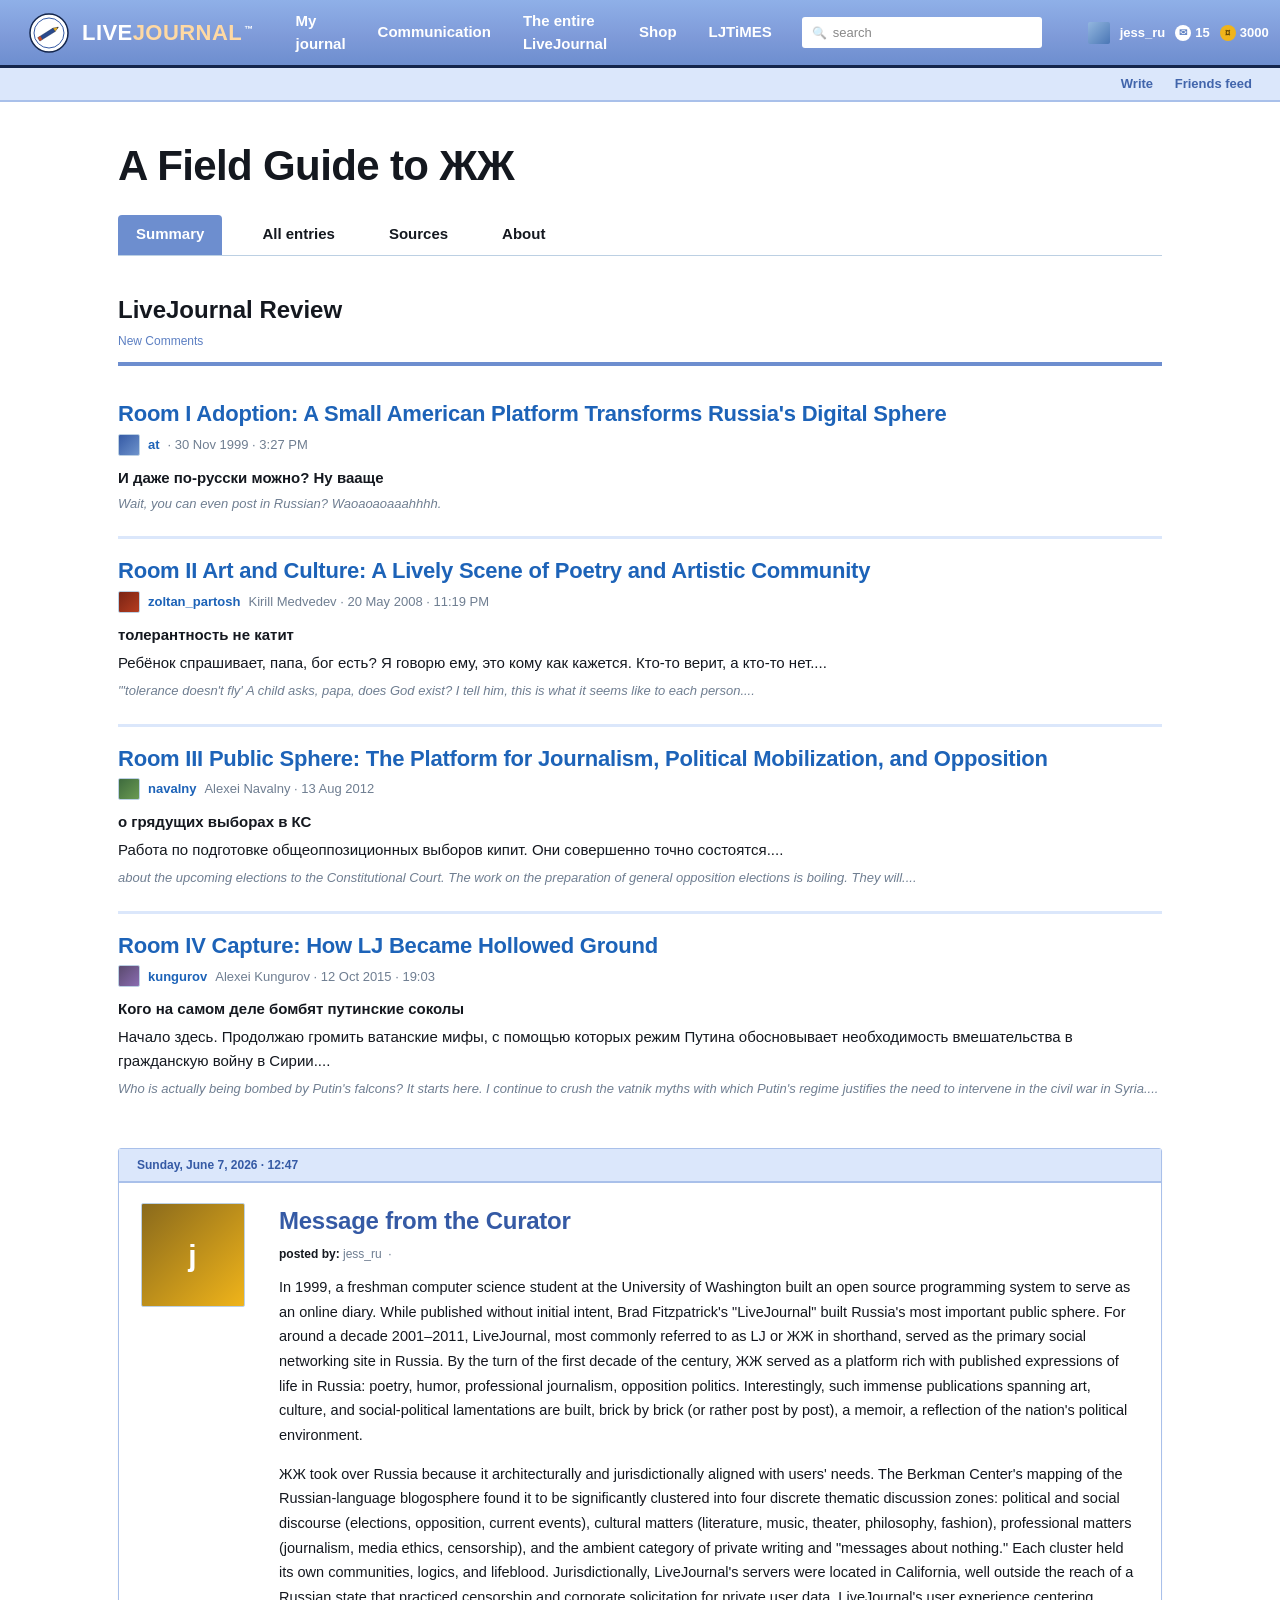
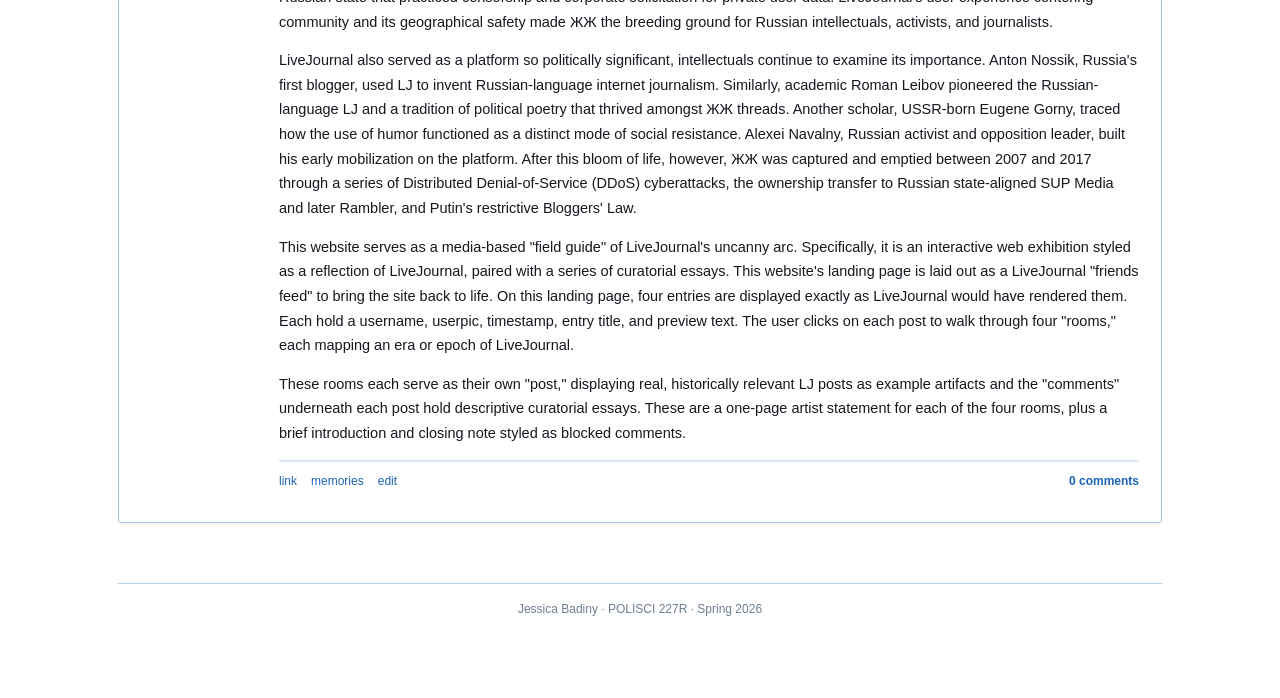
<file: index.html>
<!DOCTYPE html>
<html lang="en">
<head>
<meta charset="UTF-8" />
<meta name="viewport" content="width=device-width, initial-scale=1.0" />
<title>A Field Guide to ЖЖ: Friends Page</title>
<link rel="stylesheet" href="style.css" />
</head>
<body>
<nav class="lj-navbar">
  <a href="index.html" class="logo">
    <svg class="lj-icon" viewBox="0 0 42 42" xmlns="http://www.w3.org/2000/svg">
      <circle cx="21" cy="21" r="19" fill="#ffffff" stroke="#14264c" stroke-width="1.5"/>
      <circle cx="21" cy="21" r="15" fill="none" stroke="#355aa5" stroke-width="1"/>
      <g transform="rotate(-32 21 21)">
        <rect x="9" y="19" width="18" height="4" fill="#2a4a8d" stroke="#14264c" stroke-width="0.4"/>
        <rect x="9" y="19" width="3" height="4" fill="#c84d24"/>
        <polygon points="27,19 32,21 27,23" fill="#f0b41a" stroke="#14264c" stroke-width="0.4"/>
        <polygon points="30.5,20.2 32,21 30.5,21.8" fill="#3a2a14"/>
      </g>
    </svg>
    <span class="lj-wordmark">LIVE<span class="zhzh">JOURNAL</span><sup>™</sup></span>
  </a>
  <a href="index.html" class="nav-link">My journal</a>
  <a href="#" class="nav-link">Communication</a>
  <a href="#" class="nav-link">The entire LiveJournal</a>
  <a href="#" class="nav-link">Shop</a>
  <a href="#" class="nav-link">LJTiMES</a>
  <div class="search">search</div>
  <div class="user-chip">
    <span class="avatar"></span>
    <span class="username">jess_ru</span>
    <span class="badge"><span class="icon-mail">✉</span>15</span>
    <span class="badge"><span class="icon-coin">¤</span>3000</span>
    <a href="#" class="exit-link">exit</a>
  </div>
</nav>
<div class="lj-subnav">
  <a href="#">Write</a>
  <a href="index.html">Friends feed</a>
</div>
<main class="page">
  <h1 class="page-title">A Field Guide to <span class="zhzh">ЖЖ</span></h1>
  <div class="page-tabs">
    <a href="#" class="active">Summary</a>
    <a href="#">All entries</a>
    <a href="sources.html">Sources</a>
    <a href="about.html">About</a>
  </div>
  <section class="top-stories-section">
    <h2 class="section-header">
        LiveJournal Review
        <span class="section-subtitle">New Comments</span>
    </h2>
    <article class="top-story">
      <h3><a href="room-1-architecture.html">Room I Adoption: A Small American Platform Transforms Russia's Digital Sphere</a></h3>
      <p class="byline">
        <span class="userpic-mini"></span>
        <a href="#" class="username">at</a>
        <span class="real-name">· 30 Nov 1999 · 3:27 PM</span>
      </p>
      <p class="preview">
        <span class="ru-title">И даже по-русски можно? Ну вааще</span>
        <span class="en"><em>Wait, you can even post in Russian? Waoaoaoaaahhhh.</em></span>
      </p>
    </article>
    <article class="top-story">
      <h3><a href="room-2-art.html">Room II Art and Culture: A Lively Scene of Poetry and Artistic Community</a></h3>
      <p class="byline">
        <span class="userpic-mini" style="background:linear-gradient(135deg,#7a2415,#b53d20);"></span>
        <a href="#" class="username">zoltan_partosh</a>
        <span class="real-name">Kirill Medvedev · 20 May 2008 · 11:19 PM</span>
      </p>
      <p class="preview">
        <span class="ru-title">толерантность не катит</span>
        <span class="ru-text">Ребёнок спрашивает, папа, бог есть? Я говорю ему, это кому как кажется. Кто-то верит, а кто-то нет....</span>
        <span class="en"><em>"'tolerance doesn't fly' A child asks, papa, does God exist? I tell him, this is what it seems like to each person....</em></span>
      </p>
    </article>
    <article class="top-story">
      <h3><a href="room-3-public-square.html">Room III Public Sphere: The Platform for Journalism, Political Mobilization, and Opposition</a></h3>
      <p class="byline">
        <span class="userpic-mini" style="background:linear-gradient(135deg,#3e6b3e,#6b9a52);"></span>
        <a href="#" class="username">navalny</a>
        <span class="real-name">Alexei Navalny · 13 Aug 2012</span>
      </p>
      <p class="preview">
        <span class="ru-title">о грядущих выборах в КС</span>
        <span class="ru-text">Работа по подготовке общеоппозиционных выборов кипит. Они совершенно точно состоятся....</span>
        <span class="en"><em>about the upcoming elections to the Constitutional Court. The work on the preparation of general opposition elections is boiling. They will....</em></span>
      </p>
    </article>
    <article class="top-story">
      <h3><a href="room-4-capture.html">Room IV Capture: How LJ Became Hollowed Ground</a></h3>
      <p class="byline">
        <span class="userpic-mini" style="background:linear-gradient(135deg,#5a4a6e,#8a6cb1);"></span>
        <a href="#" class="username">kungurov</a>
        <span class="real-name">Alexei Kungurov · 12 Oct 2015 · 19:03</span>
      </p>
      <p class="preview">
        <span class="ru-title">Кого на самом деле бомбят путинские соколы</span>
        <span class="ru-text">Начало здесь. Продолжаю громить ватанские мифы, с помощью которых режим Путина обосновывает необходимость вмешательства в гражданскую войну в Сирии....</span>
        <span class="en"><em>Who is actually being bombed by Putin's falcons? It starts here. I continue to crush the vatnik myths with which Putin's regime justifies the need to intervene in the civil war in Syria....</em></span>
      </p>
    </article>
  </section>
  <section class="curator-post">
    <article class="entry">
      <div class="entry-date-bar">Sunday, June 7, 2026 · 12:47</div>
      <div class="entry-body">
        <div class="userpic up-curator">j</div>
        <div class="entry-content">
          <h2>Message from the Curator</h2>
          <p class="entry-meta">
            <span class="label">posted by:</span> jess_ru &nbsp;·&nbsp;
          </p>
          <div class="body-prose">
            <p>
              In 1999, a freshman computer science student at the University of Washington built an open source programming system to serve as an online diary. While published without initial intent, Brad Fitzpatrick's "LiveJournal" built Russia's most important public sphere. For around a decade 2001–2011, LiveJournal, most commonly referred to as LJ or ЖЖ in shorthand, served as the primary social networking site in Russia. By the turn of the first decade of the century, ЖЖ served as a platform rich with published expressions of life in Russia: poetry, humor, professional journalism, opposition politics. Interestingly, such immense publications spanning art, culture, and social-political lamentations are built, brick by brick (or rather post by post), a memoir, a reflection of the nation's political environment.
            </p>
            <p>
               ЖЖ took over Russia because it architecturally and jurisdictionally aligned with users' needs. The Berkman Center's mapping of the Russian-language blogosphere found it to be significantly clustered into four discrete thematic discussion zones: political and social discourse (elections, opposition, current events), cultural matters (literature, music, theater, philosophy, fashion), professional matters (journalism, media ethics, censorship), and the ambient category of private writing and "messages about nothing." Each cluster held its own communities, logics, and lifeblood. Jurisdictionally, LiveJournal's servers were located in California, well outside the reach of a Russian state that practiced censorship and corporate solicitation for private user data. LiveJournal's user experience centering community and its geographical safety made ЖЖ the breeding ground for Russian intellectuals, activists, and journalists.
            </p>
            <p>
              LiveJournal also served as a platform so politically significant, intellectuals continue to examine its importance. Anton Nossik, Russia's first blogger, used LJ to invent Russian-language internet journalism. Similarly, academic Roman Leibov pioneered the Russian-language LJ and a tradition of political poetry that thrived amongst ЖЖ threads. Another scholar, USSR-born Eugene Gorny, traced how the use of humor functioned as a distinct mode of social resistance. Alexei Navalny, Russian activist and opposition leader, built his early mobilization on the platform. After this bloom of life, however, ЖЖ was captured and emptied between 2007 and 2017 through a series of Distributed Denial-of-Service (DDoS) cyberattacks, the ownership transfer to Russian state-aligned SUP Media and later Rambler, and Putin's restrictive Bloggers' Law.
            </p>
            <p>
              This website serves as a media-based "field guide" of LiveJournal's uncanny arc. Specifically, it is an interactive web exhibition styled as a reflection of LiveJournal, paired with a series of curatorial essays. This website's landing page is laid out as a LiveJournal "friends feed" to bring the site back to life. On this landing page, four entries are displayed exactly as LiveJournal would have rendered them. Each hold a username, userpic, timestamp, entry title, and preview text. The user clicks on each post to walk through four "rooms," each mapping an era or epoch of LiveJournal.
            </p>
            <p>
              These rooms each serve as their own "post," displaying real, historically relevant LJ posts as example artifacts and the "comments" underneath each post hold descriptive curatorial essays. These are a one-page artist statement for each of the four rooms, plus a brief introduction and closing note styled as blocked comments.
            </p>
          </div>
          <p class="entry-actions">
            <a href="#">link</a>
            <a href="#">memories</a>
            <a href="#">edit</a>
            <a class="read-more" href="#">0 comments</a>
          </p>
        </div>
      </div>
    </article>
  </section>
  <p class="footer">
    Jessica Badiny · POLISCI 227R · Spring 2026
  </p>
</main>
</body>
</html>
</file>
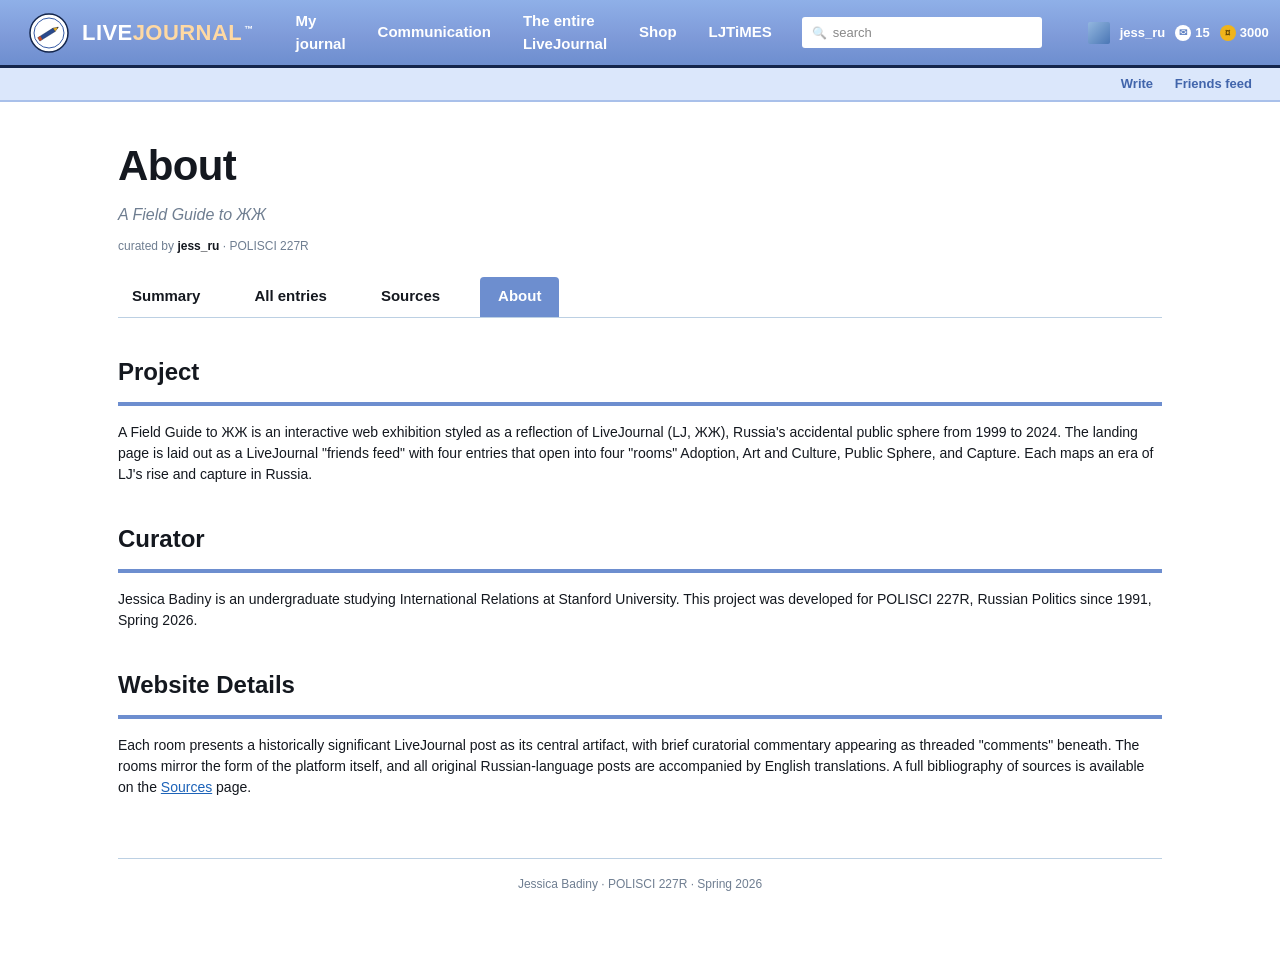
<file: about.html>
<!DOCTYPE html>
<html lang="en">
<head>
<meta charset="UTF-8" />
<meta name="viewport" content="width=device-width, initial-scale=1.0" />
<title>About — A Field Guide to ЖЖ</title>
<link rel="stylesheet" href="style.css" />
</head>
<body>
<nav class="lj-navbar">
  <a href="index.html" class="logo">
    <svg class="lj-icon" viewBox="0 0 42 42" xmlns="http://www.w3.org/2000/svg">
      <circle cx="21" cy="21" r="19" fill="#ffffff" stroke="#14264c" stroke-width="1.5"/>
      <circle cx="21" cy="21" r="15" fill="none" stroke="#355aa5" stroke-width="1"/>
      <g transform="rotate(-32 21 21)">
        <rect x="9" y="19" width="18" height="4" fill="#2a4a8d" stroke="#14264c" stroke-width="0.4"/>
        <rect x="9" y="19" width="3" height="4" fill="#c84d24"/>
        <polygon points="27,19 32,21 27,23" fill="#f0b41a" stroke="#14264c" stroke-width="0.4"/>
        <polygon points="30.5,20.2 32,21 30.5,21.8" fill="#3a2a14"/>
      </g>
    </svg>
    <span class="lj-wordmark">LIVE<span class="zhzh">JOURNAL</span><sup>™</sup></span>
  </a>
  <a href="index.html" class="nav-link">My journal</a>
  <a href="#" class="nav-link">Communication</a>
  <a href="#" class="nav-link">The entire LiveJournal</a>
  <a href="#" class="nav-link">Shop</a>
  <a href="#" class="nav-link">LJTiMES</a>
  <div class="search">search</div>
  <div class="user-chip">
    <span class="avatar"></span>
    <span class="username">jess_ru</span>
    <span class="badge"><span class="icon-mail">✉</span>15</span>
    <span class="badge"><span class="icon-coin">¤</span>3000</span>
    <a href="#" class="exit-link">exit</a>
  </div>
</nav>
<div class="lj-subnav">
  <a href="#">Write</a>
  <a href="index.html">Friends feed</a>
</div>
<main class="page">
  <h1 class="page-title">About</h1>
  <p class="page-subtitle">A Field Guide to ЖЖ</p>
  <p class="curator-line">curated by <strong>jess_ru</strong> · POLISCI 227R</p>
  <div class="page-tabs">
    <a href="index.html">Summary</a>
    <a href="index.html">All entries</a>
    <a href="sources.html">Sources</a>
    <a href="about.html" class="active">About</a>
  </div>

  <section class="top-stories-section">
    <h2 class="section-header">Project</h2>
    <p>A Field Guide to ЖЖ is an interactive web exhibition styled as a reflection of LiveJournal (LJ, ЖЖ), Russia's accidental public sphere from 1999 to 2024. The landing page is laid out as a LiveJournal "friends feed" with four entries that open into four "rooms" Adoption, Art and Culture, Public Sphere, and Capture. Each maps an era of LJ's rise and capture in Russia.</p>

    <h2 class="section-header">Curator</h2>
    <p>Jessica Badiny is an undergraduate studying International Relations at Stanford University. This project was developed for POLISCI 227R, Russian Politics since 1991, Spring 2026.</p>

    <h2 class="section-header">Website Details</h2>
    <p>Each room presents a historically significant LiveJournal post as its central artifact, with brief curatorial commentary appearing as threaded "comments" beneath. The rooms mirror the form of the platform itself, and all original Russian-language posts are accompanied by English translations. A full bibliography of sources is available on the <a href="sources.html">Sources</a> page.</p>
  </section>

  <p class="footer">
    Jessica Badiny · POLISCI 227R · Spring 2026
  </p>
</main>
</body>
</html>
</file>
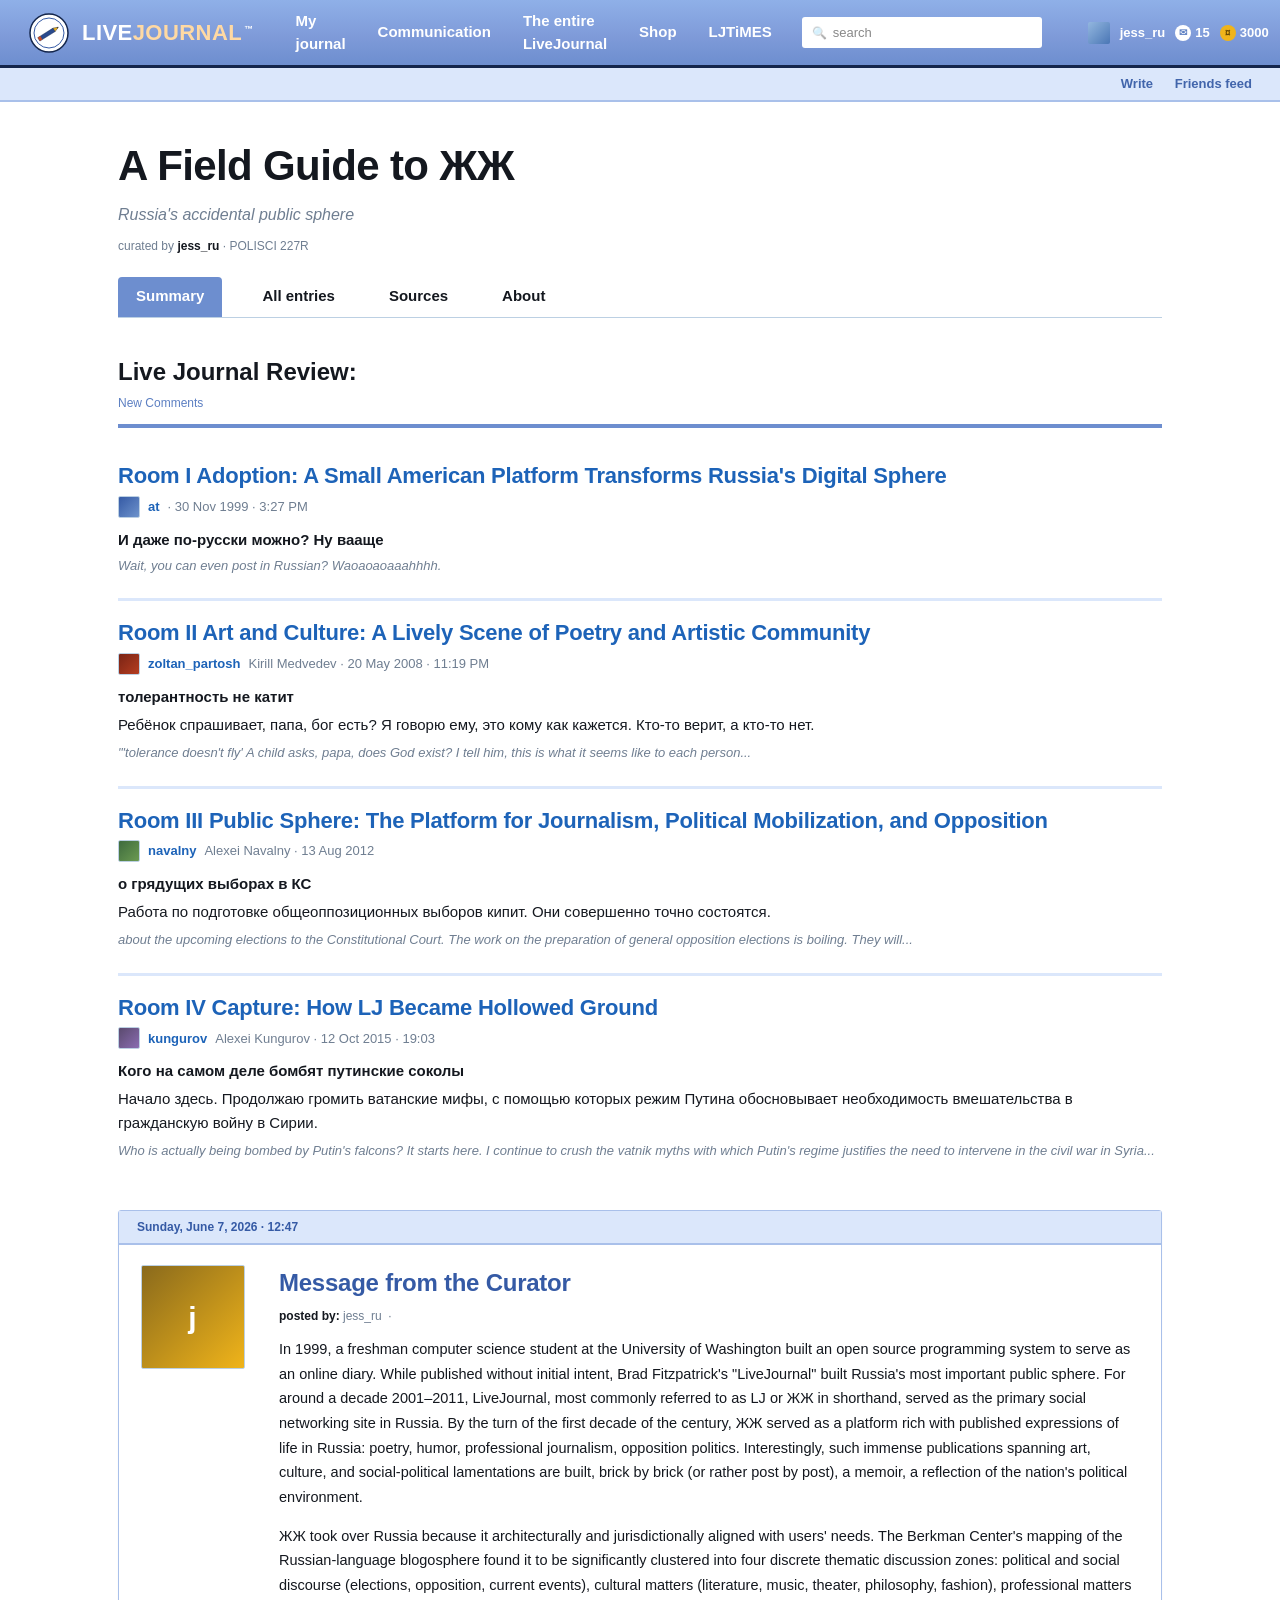
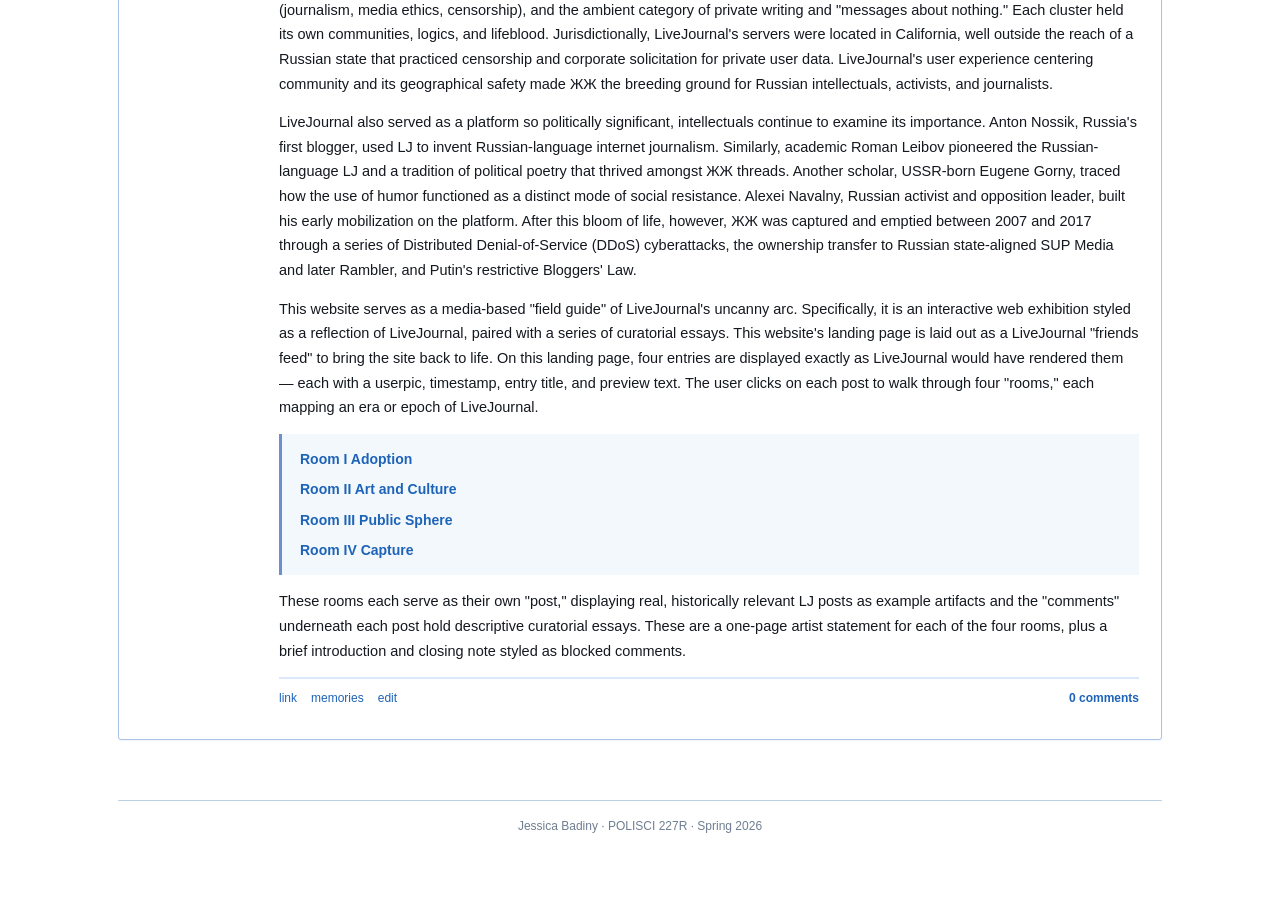
<file: homepage.html>
<!DOCTYPE html>
<html lang="en">
<head>
<meta charset="UTF-8" />
<meta name="viewport" content="width=device-width, initial-scale=1.0" />
<title>A Field Guide to ЖЖ — Friends Page</title>
<link rel="stylesheet" href="style.css" />
</head>
<body>
<nav class="lj-navbar">
  <a href="index.html" class="logo">
    <svg class="lj-icon" viewBox="0 0 42 42" xmlns="http://www.w3.org/2000/svg">
      <circle cx="21" cy="21" r="19" fill="#ffffff" stroke="#14264c" stroke-width="1.5"/>
      <circle cx="21" cy="21" r="15" fill="none" stroke="#355aa5" stroke-width="1"/>
      <g transform="rotate(-32 21 21)">
        <rect x="9" y="19" width="18" height="4" fill="#2a4a8d" stroke="#14264c" stroke-width="0.4"/>
        <rect x="9" y="19" width="3" height="4" fill="#c84d24"/>
        <polygon points="27,19 32,21 27,23" fill="#f0b41a" stroke="#14264c" stroke-width="0.4"/>
        <polygon points="30.5,20.2 32,21 30.5,21.8" fill="#3a2a14"/>
      </g>
    </svg>
    <span class="lj-wordmark">LIVE<span class="zhzh">JOURNAL</span><sup>™</sup></span>
  </a>
  <a href="index.html" class="nav-link">My journal</a>
  <a href="#" class="nav-link">Communication</a>
  <a href="#" class="nav-link">The entire LiveJournal</a>
  <a href="#" class="nav-link">Shop</a>
  <a href="#" class="nav-link">LJTiMES</a>
  <div class="search">search</div>
  <div class="user-chip">
    <span class="avatar"></span>
    <span class="username">jess_ru</span>
    <span class="badge"><span class="icon-mail">✉</span>15</span>
    <span class="badge"><span class="icon-coin">¤</span>3000</span>
    <a href="#" class="exit-link">exit</a>
  </div>
</nav>
<div class="lj-subnav">
  <a href="#">Write</a>
  <a href="index.html">Friends feed</a>
</div>
<main class="page">
  <h1 class="page-title">A Field Guide to <span class="zhzh">ЖЖ</span></h1>
  <p class="page-subtitle">Russia's accidental public sphere</p>
  <p class="curator-line">curated by <strong>jess_ru</strong> · POLISCI 227R</p>
  <div class="page-tabs">
    <a href="#" class="active">Summary</a>
    <a href="#">All entries</a>
    <a href="sources.html">Sources</a>
    <a href="about.html">About</a>
  </div>
  <section class="top-stories-section">
    <h2 class="section-header">
        Live Journal Review:
        <span class="section-subtitle">New Comments</span>
    </h2>
    <article class="top-story">
      <h3><a href="room-1-architecture.html">Room I Adoption: A Small American Platform Transforms Russia's Digital Sphere</a></h3>
      <p class="byline">
        <span class="userpic-mini"></span>
        <a href="#" class="username">at</a>
        <span class="real-name">· 30 Nov 1999 · 3:27 PM</span>
      </p>
      <p class="preview">
        <span class="ru-title">И даже по-русски можно? Ну вааще</span>
        <span class="en"><em>Wait, you can even post in Russian? Waoaoaoaaahhhh.</em></span>
      </p>
    </article>
    <article class="top-story">
      <h3><a href="room-2-art.html">Room II Art and Culture: A Lively Scene of Poetry and Artistic Community</a></h3>
      <p class="byline">
        <span class="userpic-mini" style="background:linear-gradient(135deg,#7a2415,#b53d20);"></span>
        <a href="#" class="username">zoltan_partosh</a>
        <span class="real-name">Kirill Medvedev · 20 May 2008 · 11:19 PM</span>
      </p>
      <p class="preview">
        <span class="ru-title">толерантность не катит</span>
        <span class="ru-text">Ребёнок спрашивает, папа, бог есть? Я говорю ему, это кому как кажется. Кто-то верит, а кто-то нет.</span>
        <span class="en"><em>"'tolerance doesn't fly' A child asks, papa, does God exist? I tell him, this is what it seems like to each person...</em></span>
      </p>
    </article>
    <article class="top-story">
      <h3><a href="room-3-public-square.html">Room III Public Sphere: The Platform for Journalism, Political Mobilization, and Opposition</a></h3>
      <p class="byline">
        <span class="userpic-mini" style="background:linear-gradient(135deg,#3e6b3e,#6b9a52);"></span>
        <a href="#" class="username">navalny</a>
        <span class="real-name">Alexei Navalny · 13 Aug 2012</span>
      </p>
      <p class="preview">
        <span class="ru-title">о грядущих выборах в КС</span>
        <span class="ru-text">Работа по подготовке общеоппозиционных выборов кипит. Они совершенно точно состоятся.</span>
        <span class="en"><em>about the upcoming elections to the Constitutional Court. The work on the preparation of general opposition elections is boiling. They will...</em></span>
      </p>
    </article>
    <article class="top-story">
      <h3><a href="room-4-capture.html">Room IV Capture: How LJ Became Hollowed Ground</a></h3>
      <p class="byline">
        <span class="userpic-mini" style="background:linear-gradient(135deg,#5a4a6e,#8a6cb1);"></span>
        <a href="#" class="username">kungurov</a>
        <span class="real-name">Alexei Kungurov · 12 Oct 2015 · 19:03</span>
      </p>
      <p class="preview">
        <span class="ru-title">Кого на самом деле бомбят путинские соколы</span>
        <span class="ru-text">Начало здесь. Продолжаю громить ватанские мифы, с помощью которых режим Путина обосновывает необходимость вмешательства в гражданскую войну в Сирии.</span>
        <span class="en"><em>Who is actually being bombed by Putin's falcons? It starts here. I continue to crush the vatnik myths with which Putin's regime justifies the need to intervene in the civil war in Syria...</em></span>
      </p>
    </article>
  </section>
  <section class="curator-post">
    <article class="entry">
      <div class="entry-date-bar">Sunday, June 7, 2026 · 12:47</div>
      <div class="entry-body">
        <div class="userpic up-curator">j</div>
        <div class="entry-content">
          <h2>Message from the Curator</h2>
          <p class="entry-meta">
            <span class="label">posted by:</span> jess_ru &nbsp;·&nbsp;
          </p>
          <div class="body-prose">
            <p>
              In 1999, a freshman computer science student at the University of Washington built an open source programming system to serve as an online diary. While published without initial intent, Brad Fitzpatrick's "LiveJournal" built Russia's most important public sphere. For around a decade 2001–2011, LiveJournal, most commonly referred to as LJ or ЖЖ in shorthand, served as the primary social networking site in Russia. By the turn of the first decade of the century, ЖЖ served as a platform rich with published expressions of life in Russia: poetry, humor, professional journalism, opposition politics. Interestingly, such immense publications spanning art, culture, and social-political lamentations are built, brick by brick (or rather post by post), a memoir, a reflection of the nation's political environment.
            </p>
            <p>
               ЖЖ took over Russia because it architecturally and jurisdictionally aligned with users' needs. The Berkman Center's mapping of the Russian-language blogosphere found it to be significantly clustered into four discrete thematic discussion zones: political and social discourse (elections, opposition, current events), cultural matters (literature, music, theater, philosophy, fashion), professional matters (journalism, media ethics, censorship), and the ambient category of private writing and "messages about nothing." Each cluster held its own communities, logics, and lifeblood. Jurisdictionally, LiveJournal's servers were located in California, well outside the reach of a Russian state that practiced censorship and corporate solicitation for private user data. LiveJournal's user experience centering community and its geographical safety made ЖЖ the breeding ground for Russian intellectuals, activists, and journalists.
            </p>
            <p>
              LiveJournal also served as a platform so politically significant, intellectuals continue to examine its importance. Anton Nossik, Russia's first blogger, used LJ to invent Russian-language internet journalism. Similarly, academic Roman Leibov pioneered the Russian-language LJ and a tradition of political poetry that thrived amongst ЖЖ threads. Another scholar, USSR-born Eugene Gorny, traced how the use of humor functioned as a distinct mode of social resistance. Alexei Navalny, Russian activist and opposition leader, built his early mobilization on the platform. After this bloom of life, however, ЖЖ was captured and emptied between 2007 and 2017 through a series of Distributed Denial-of-Service (DDoS) cyberattacks, the ownership transfer to Russian state-aligned SUP Media and later Rambler, and Putin's restrictive Bloggers' Law.
            </p>
            <p>
              This website serves as a media-based "field guide" of LiveJournal's uncanny arc. Specifically, it is an interactive web exhibition styled as a reflection of LiveJournal, paired with a series of curatorial essays. This website's landing page is laid out as a LiveJournal "friends feed" to bring the site back to life. On this landing page, four entries are displayed exactly as LiveJournal would have rendered them — each with a userpic, timestamp, entry title, and preview text. The user clicks on each post to walk through four "rooms," each mapping an era or epoch of LiveJournal.
            </p>
            <div class="rooms-inset">
              <div class="room-item"><strong>Room I Adoption</strong></div>
              <div class="room-item"><strong>Room II Art and Culture</strong></div>
              <div class="room-item"><strong>Room III Public Sphere</strong></div>
              <div class="room-item"><strong>Room IV Capture</strong></div>
            </div>
            <p>
              These rooms each serve as their own "post," displaying real, historically relevant LJ posts as example artifacts and the "comments" underneath each post hold descriptive curatorial essays. These are a one-page artist statement for each of the four rooms, plus a brief introduction and closing note styled as blocked comments.
            </p>
          </div>
          <p class="entry-actions">
            <a href="#">link</a>
            <a href="#">memories</a>
            <a href="#">edit</a>
            <a class="read-more" href="#">0 comments</a>
          </p>
        </div>
      </div>
    </article>
  </section>
  <p class="footer">
    Jessica Badiny · POLISCI 227R · Spring 2026
  </p>
</main>
</body>
</html>
</file>
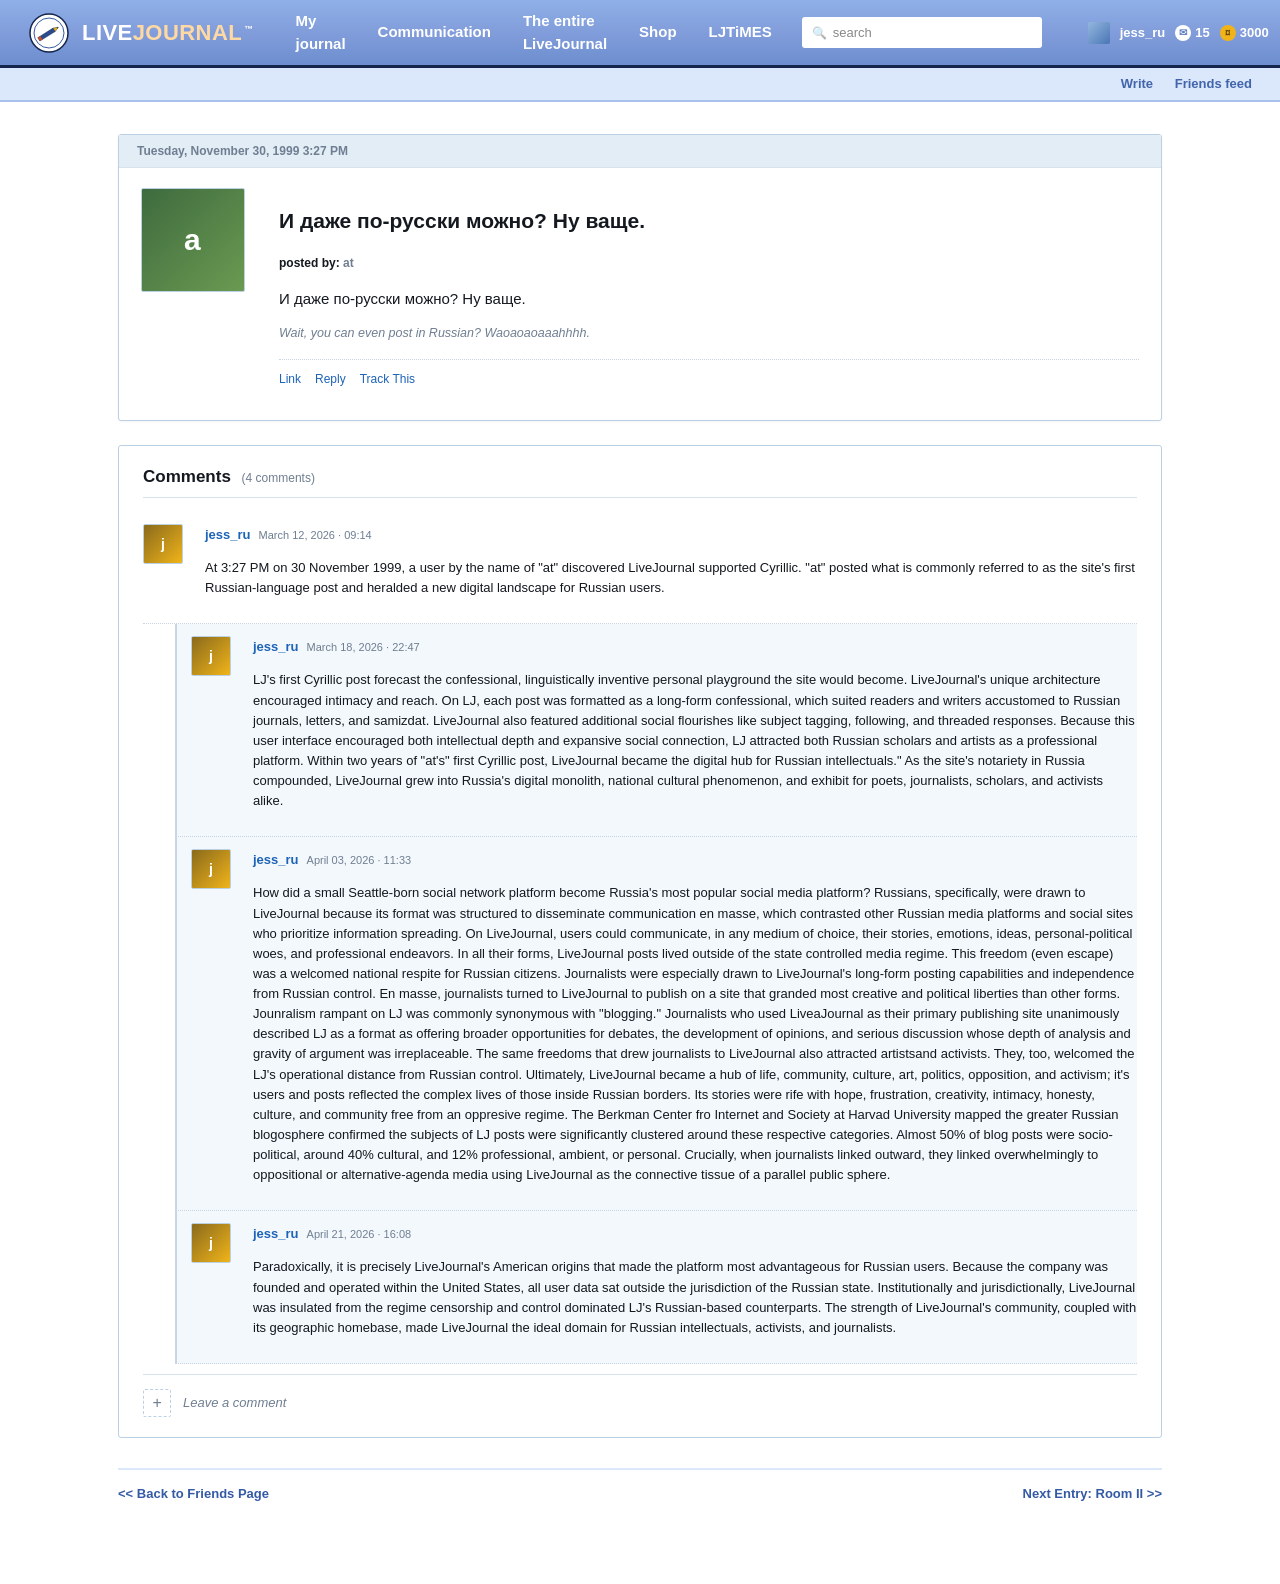
<file: room-1-architecture.html>
<!DOCTYPE html>
<html lang="en">
<head>
<meta charset="UTF-8" />
<meta name="viewport" content="width=device-width, initial-scale=1.0" />
<title>Room I: Adoption</title>
<link rel="stylesheet" href="style.css" />
</head>
<body>

<nav class="lj-navbar">
  <a href="index.html" class="logo">
    <svg class="lj-icon" viewBox="0 0 42 42" xmlns="http://www.w3.org/2000/svg">
      <circle cx="21" cy="21" r="19" fill="#ffffff" stroke="#14264c" stroke-width="1.5"/>
      <circle cx="21" cy="21" r="15" fill="none" stroke="#355aa5" stroke-width="1"/>
      <g transform="rotate(-32 21 21)">
        <rect x="9" y="19" width="18" height="4" fill="#2a4a8d" stroke="#14264c" stroke-width="0.4"/>
        <rect x="9" y="19" width="3" height="4" fill="#c84d24"/>
        <polygon points="27,19 32,21 27,23" fill="#f0b41a" stroke="#14264c" stroke-width="0.4"/>
        <polygon points="30.5,20.2 32,21 30.5,21.8" fill="#3a2a14"/>
      </g>
    </svg>
    <span class="lj-wordmark">LIVE<span class="zhzh">JOURNAL</span><sup>™</sup></span>
  </a>
  <a href="index.html" class="nav-link">My journal</a>
  <a href="#" class="nav-link">Communication</a>
  <a href="#" class="nav-link">The entire LiveJournal</a>
  <a href="#" class="nav-link">Shop</a>
  <a href="#" class="nav-link">LJTiMES</a>
  <div class="search">search</div>
  <div class="user-chip">
    <span class="avatar"></span>
    <span class="username">jess_ru</span>
    <span class="badge"><span class="icon-mail">✉</span>15</span>
    <span class="badge"><span class="icon-coin">¤</span>3000</span>
    <a href="#" class="exit-link">exit</a>
  </div>
</nav>
<div class="lj-subnav">
  <a href="#">Write</a>
  <a href="index.html">Friends feed</a>
</div>

<main class="page">

  <article class="entry">
    <div class="entry-date-bar">Tuesday, November 30, 1999 3:27 PM</div>
    <div class="entry-body">
      <div class="userpic up3">a</div>
      <div class="entry-content">
        <h1>И даже по-русски можно? Ну ваще.</h1>
        <p class="entry-meta">
          <span class="label">posted by:</span> <strong>at</strong>
        </p>
        <div class="entry-text">
          <p>И даже по-русски можно? Ну ваще.</p>
          <div class="translation">
            <p>Wait, you can even post in Russian? Waoaoaoaaahhhh.</p>
          </div>
        </div>
        <p class="entry-actions">
          <a href="#">Link</a>
          <a href="#">Reply</a>
          <a href="#">Track This</a>
        </p>
      </div>
    </div>
  </article>

  <section class="comments">
    <h3>Comments <span class="comment-count">(4 comments)</span></h3>

    <div class="comment">
      <div class="mini-pic" style="background: linear-gradient(135deg,#8a6a1c,#f0b41a);">j</div>
      <div>
        <div><span class="who">jess_ru</span><span class="when">March 12, 2026 · 09:14</span></div>
        <div class="body">
          <p>At 3:27 PM on 30 November 1999, a user by the name of "at" discovered LiveJournal supported Cyrillic. "at" posted what is commonly referred to as the site's first Russian-language post and heralded a new digital landscape for Russian users.</p>
        </div>
      </div>
    </div>

    <div class="comment reply">
      <div class="mini-pic" style="background: linear-gradient(135deg,#8a6a1c,#f0b41a);">j</div>
      <div>
        <div><span class="who">jess_ru</span><span class="when">March 18, 2026 · 22:47</span></div>
        <div class="body">
          <p>LJ's first Cyrillic post forecast the confessional, linguistically inventive personal playground the site would become. LiveJournal's unique architecture encouraged intimacy and reach. On LJ, each post was formatted as a long-form confessional, which suited readers and writers accustomed to Russian journals, letters, and samizdat. LiveJournal also featured additional social flourishes like subject tagging, following, and threaded responses. Because this user interface encouraged both intellectual depth and expansive social connection, LJ attracted both Russian scholars and artists as a professional platform. Within two years of "at's" first Cyrillic post, LiveJournal became the digital hub for Russian intellectuals." As the site's notariety in Russia compounded, LiveJournal grew into Russia's digital monolith, national cultural phenomenon, and exhibit for poets, journalists, scholars, and activists alike. </p>
        </div>
      </div>
    </div>

    <div class="comment reply">
      <div class="mini-pic" style="background: linear-gradient(135deg,#8a6a1c,#f0b41a);">j</div>
      <div>
        <div><span class="who">jess_ru</span><span class="when">April 03, 2026 · 11:33</span></div>
        <div class="body">
          <p>How did a small Seattle-born social network platform become Russia's most popular social media platform? Russians, specifically, were drawn to LiveJournal because its format was structured to disseminate communication en masse, which contrasted other Russian media platforms and social sites who prioritize information spreading. On LiveJournal, users could communicate, in any medium of choice, their stories, emotions, ideas, personal-political woes, and professional endeavors. In all their forms, LiveJournal posts lived outside of the state controlled media regime. This freedom (even escape) was a welcomed national respite for Russian citizens. Journalists were especially drawn to LiveJournal's long-form posting capabilities and independence from Russian control. En masse, journalists turned to LiveJournal to publish on a site that granded most creative and political liberties than other forms. Jounralism rampant on LJ was commonly synonymous with "blogging." Journalists who used LiveaJournal as their primary publishing site unanimously described LJ as a format as offering broader opportunities for debates, the development of opinions, and serious discussion whose depth of analysis and gravity of argument was irreplaceable. The same freedoms that drew journalists to LiveJournal also attracted artistsand activists. They, too, welcomed the LJ's operational distance from Russian control. Ultimately, LiveJournal became a hub of life, community, culture, art, politics, opposition, and activism; it's users and posts reflected the complex lives of those inside Russian borders. Its stories were rife with hope, frustration, creativity, intimacy, honesty, culture, and community free from an oppresive regime. The Berkman Center fro Internet and Society at Harvad University mapped the greater Russian blogosphere confirmed the subjects of LJ posts were significantly clustered around these respective categories. Almost 50% of blog posts were socio-political, around 40% cultural, and 12% professional, ambient, or personal. Crucially, when journalists linked outward, they linked overwhelmingly to oppositional or alternative-agenda media using LiveJournal as the connective tissue of a parallel public sphere. </p>
        </div>
      </div>
    </div>

    <div class="comment reply">
      <div class="mini-pic" style="background: linear-gradient(135deg,#8a6a1c,#f0b41a);">j</div>
      <div>
        <div><span class="who">jess_ru</span><span class="when">April 21, 2026 · 16:08</span></div>
        <div class="body">
          <p> Paradoxically, it is precisely LiveJournal's American origins that made the platform most advantageous for Russian users. Because the company was founded and operated within the United States, all user data sat outside the jurisdiction of the Russian state. Institutionally and jurisdictionally, LiveJournal was insulated from the regime censorship and control dominated LJ's Russian-based counterparts. The strength of LiveJournal's community, coupled with its geographic homebase, made LiveJournal the ideal domain for Russian intellectuals, activists, and journalists.</p>
        </div>
      </div>
    </div>

    <div class="leave-comment">
      <div class="stub-pic">+</div>
      <span>Leave a comment</span>
    </div>
  </section>

  <nav class="entry-navigation">
    <a href="index.html">&lt;&lt; Back to Friends Page</a>
    <a href="room-2-art.html">Next Entry: Room II &gt;&gt;</a>
  </nav>

</main>

</body>
</html>
</file>
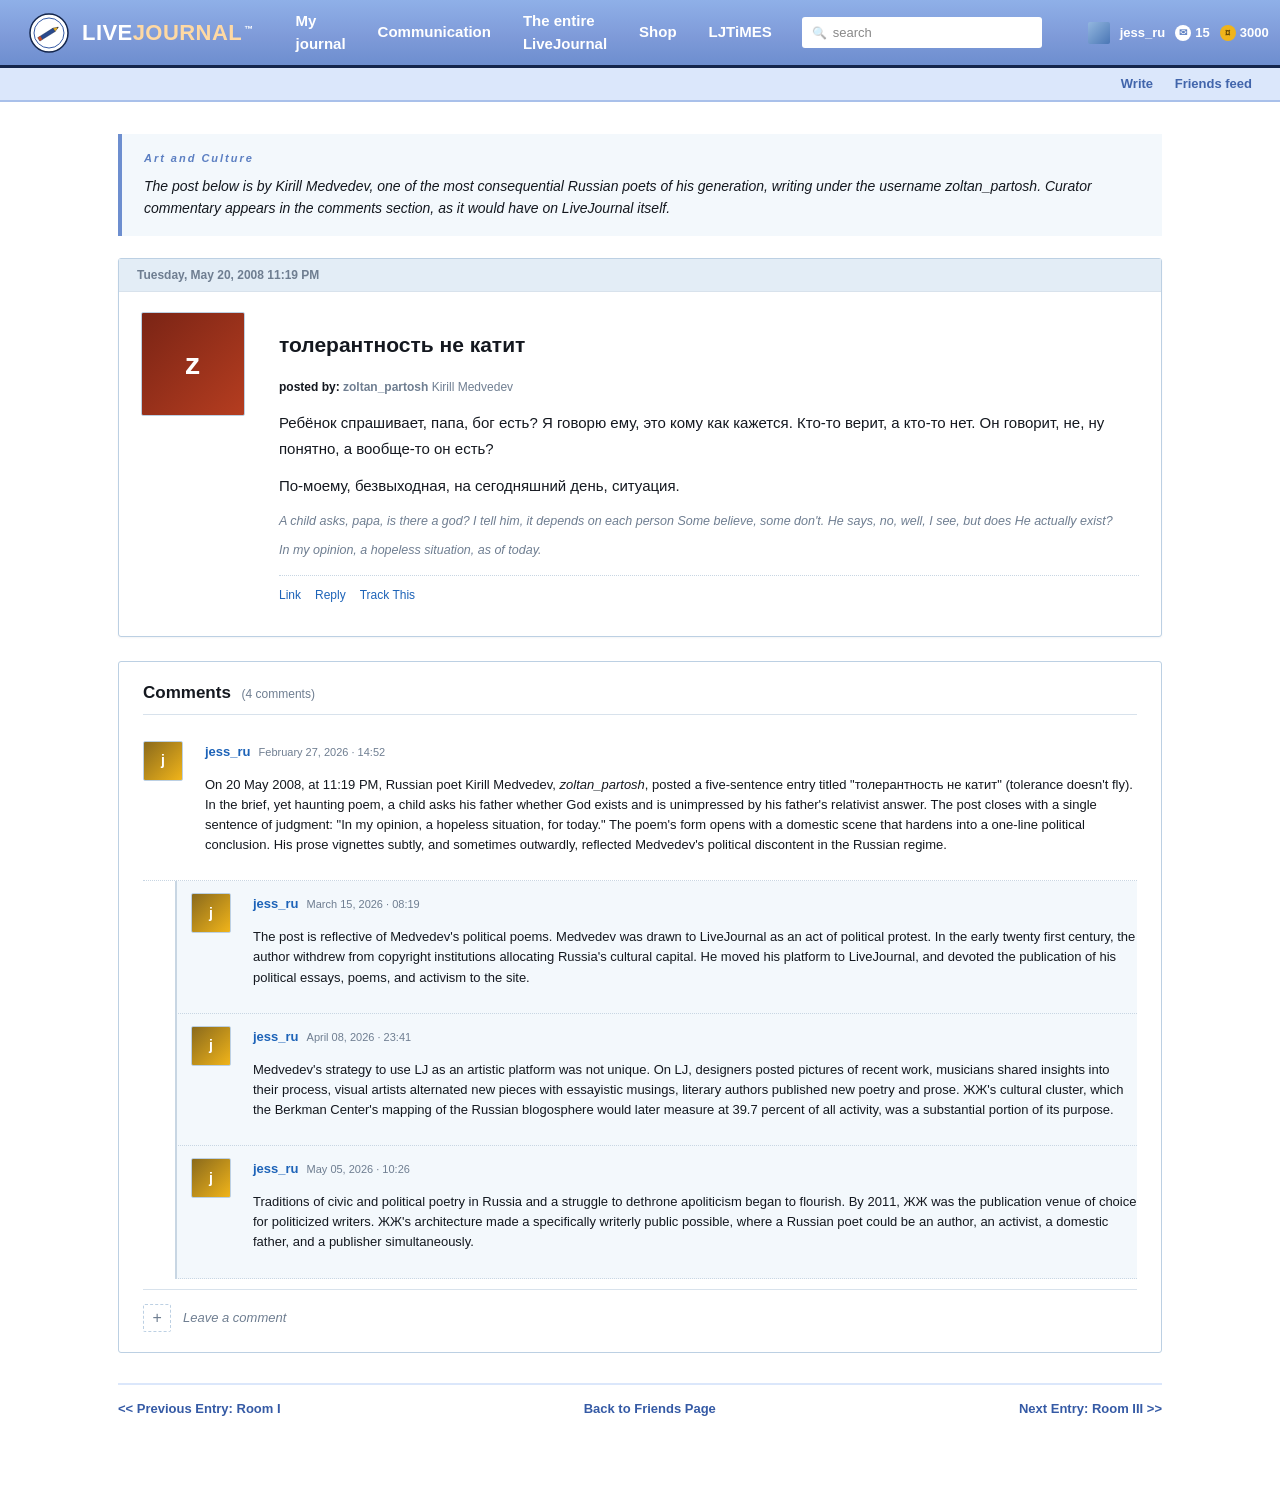
<file: room-2-architecture.html>
<!DOCTYPE html>
<html lang="en">
<head>
<meta charset="UTF-8" />
<meta name="viewport" content="width=device-width, initial-scale=1.0" />
<title>Room II: Art and Culture</title>
<link rel="stylesheet" href="style.css" />
</head>
<body>

<nav class="lj-navbar">
  <a href="index.html" class="logo">
    <svg class="lj-icon" viewBox="0 0 42 42" xmlns="http://www.w3.org/2000/svg">
      <circle cx="21" cy="21" r="19" fill="#ffffff" stroke="#14264c" stroke-width="1.5"/>
      <circle cx="21" cy="21" r="15" fill="none" stroke="#355aa5" stroke-width="1"/>
      <g transform="rotate(-32 21 21)">
        <rect x="9" y="19" width="18" height="4" fill="#2a4a8d" stroke="#14264c" stroke-width="0.4"/>
        <rect x="9" y="19" width="3" height="4" fill="#c84d24"/>
        <polygon points="27,19 32,21 27,23" fill="#f0b41a" stroke="#14264c" stroke-width="0.4"/>
        <polygon points="30.5,20.2 32,21 30.5,21.8" fill="#3a2a14"/>
      </g>
    </svg>
    <span class="lj-wordmark">LIVE<span class="zhzh">JOURNAL</span><sup>™</sup></span>
  </a>
  <a href="index.html" class="nav-link">My journal</a>
  <a href="#" class="nav-link">Communication</a>
  <a href="#" class="nav-link">The entire LiveJournal</a>
  <a href="#" class="nav-link">Shop</a>
  <a href="#" class="nav-link">LJTiMES</a>
  <div class="search">search</div>
  <div class="user-chip">
    <span class="avatar"></span>
    <span class="username">jess_ru</span>
    <span class="badge"><span class="icon-mail">✉</span>15</span>
    <span class="badge"><span class="icon-coin">¤</span>3000</span>
    <a href="#" class="exit-link">exit</a>
  </div>
</nav>
<div class="lj-subnav">
  <a href="#">Write</a>
  <a href="index.html">Friends feed</a>
</div>

<main class="page">

  <div class="curator-note">
    <p class="room-label">Art and Culture</p>
    <p>The post below is by Kirill Medvedev, one of the most consequential Russian poets of his generation, writing under the username <em>zoltan_partosh</em>. Curator commentary appears in the comments section, as it would have on LiveJournal itself.</p>
  </div>

  <article class="entry">
    <div class="entry-date-bar">Tuesday, May 20, 2008 11:19 PM</div>
    <div class="entry-body">
      <div class="userpic up1">z</div>
      <div class="entry-content">
        <h1>толерантность не катит</h1>
        <p class="entry-meta">
          <span class="label">posted by:</span> <strong>zoltan_partosh</strong> Kirill Medvedev
        </p>
        <div class="entry-text">
          <p>Ребёнок спрашивает, папа, бог есть? Я говорю ему, это кому как кажется. Кто-то верит, а кто-то нет. Он говорит, не, ну понятно, а вообще-то он есть?</p>
          <p>По-моему, безвыходная, на сегодняшний день, ситуация.</p>
          <div class="translation">
            <p>A child asks, papa, is there a god? I tell him, it depends on each person Some believe, some don't. He says, no, well, I see, but does He actually exist?</p>
            <p>In my opinion, a hopeless situation, as of today.</p>
          </div>
        </div>
        <p class="entry-actions">
          <a href="#">Link</a>
          <a href="#">Reply</a>
          <a href="#">Track This</a>
        </p>
      </div>
    </div>
  </article>

  <section class="comments">
    <h3>Comments <span class="comment-count">(4 comments)</span></h3>

    <div class="comment">
      <div class="mini-pic" style="background: linear-gradient(135deg,#8a6a1c,#f0b41a);">j</div>
      <div>
        <div><span class="who">jess_ru</span><span class="when">February 27, 2026 · 14:52</span></div>
        <div class="body">
          <p>On 20 May 2008, at 11:19 PM, Russian poet Kirill Medvedev, <em>zoltan_partosh</em>, posted a five-sentence entry titled "толерантность не катит" (tolerance doesn't fly). In the brief, yet haunting poem, a child asks his father whether God exists and is unimpressed by his father's relativist answer. The post closes with a single sentence of judgment: "In my opinion, a hopeless situation, for today." The poem's form opens with a domestic scene that hardens into a one-line political conclusion. His prose vignettes subtly, and sometimes outwardly, reflected Medvedev's political discontent in the Russian regime.</p>
        </div>
      </div>
    </div>

    <div class="comment reply">
      <div class="mini-pic" style="background: linear-gradient(135deg,#8a6a1c,#f0b41a);">j</div>
      <div>
        <div><span class="who">jess_ru</span><span class="when">March 15, 2026 · 08:19</span></div>
        <div class="body">
          <p>The post is reflective of Medvedev's political poems. Medvedev was drawn to LiveJournal as an act of political protest. In the early twenty first century, the author withdrew from copyright institutions allocating Russia's cultural capital. He moved his platform to LiveJournal, and devoted the publication of his political essays, poems, and activism to the site.</p>
        </div>
      </div>
    </div>

    <div class="comment reply">
      <div class="mini-pic" style="background: linear-gradient(135deg,#8a6a1c,#f0b41a);">j</div>
      <div>
        <div><span class="who">jess_ru</span><span class="when">April 08, 2026 · 23:41</span></div>
        <div class="body">
          <p>Medvedev's strategy to use LJ as an artistic platform was not unique. On LJ, designers posted pictures of recent work, musicians shared insights into their process, visual artists alternated new pieces with essayistic musings, literary authors published new poetry and prose. ЖЖ's cultural cluster, which the Berkman Center's mapping of the Russian blogosphere would later measure at 39.7 percent of all activity, was a substantial portion of its purpose.</p>
        </div>
      </div>
    </div>

    <div class="comment reply">
      <div class="mini-pic" style="background: linear-gradient(135deg,#8a6a1c,#f0b41a);">j</div>
      <div>
        <div><span class="who">jess_ru</span><span class="when">May 05, 2026 · 10:26</span></div>
        <div class="body">
          <p>Traditions of civic and political poetry in Russia and a struggle to dethrone apoliticism began to flourish. By 2011, ЖЖ was the publication venue of choice for politicized writers. ЖЖ's architecture made a specifically writerly public possible, where a Russian poet could be an author, an activist, a domestic father, and a publisher simultaneously.</p>
        </div>
      </div>
    </div>

    <div class="leave-comment">
      <div class="stub-pic">+</div>
      <span>Leave a comment</span>
    </div>
  </section>

  <nav class="entry-navigation">
    <a href="room-1-architecture.html">&lt;&lt; Previous Entry: Room I</a>
    <a href="index.html">Back to Friends Page</a>
    <a href="room-3-public-square.html">Next Entry: Room III &gt;&gt;</a>
  </nav>

</main>

</body>
</html>
</file>
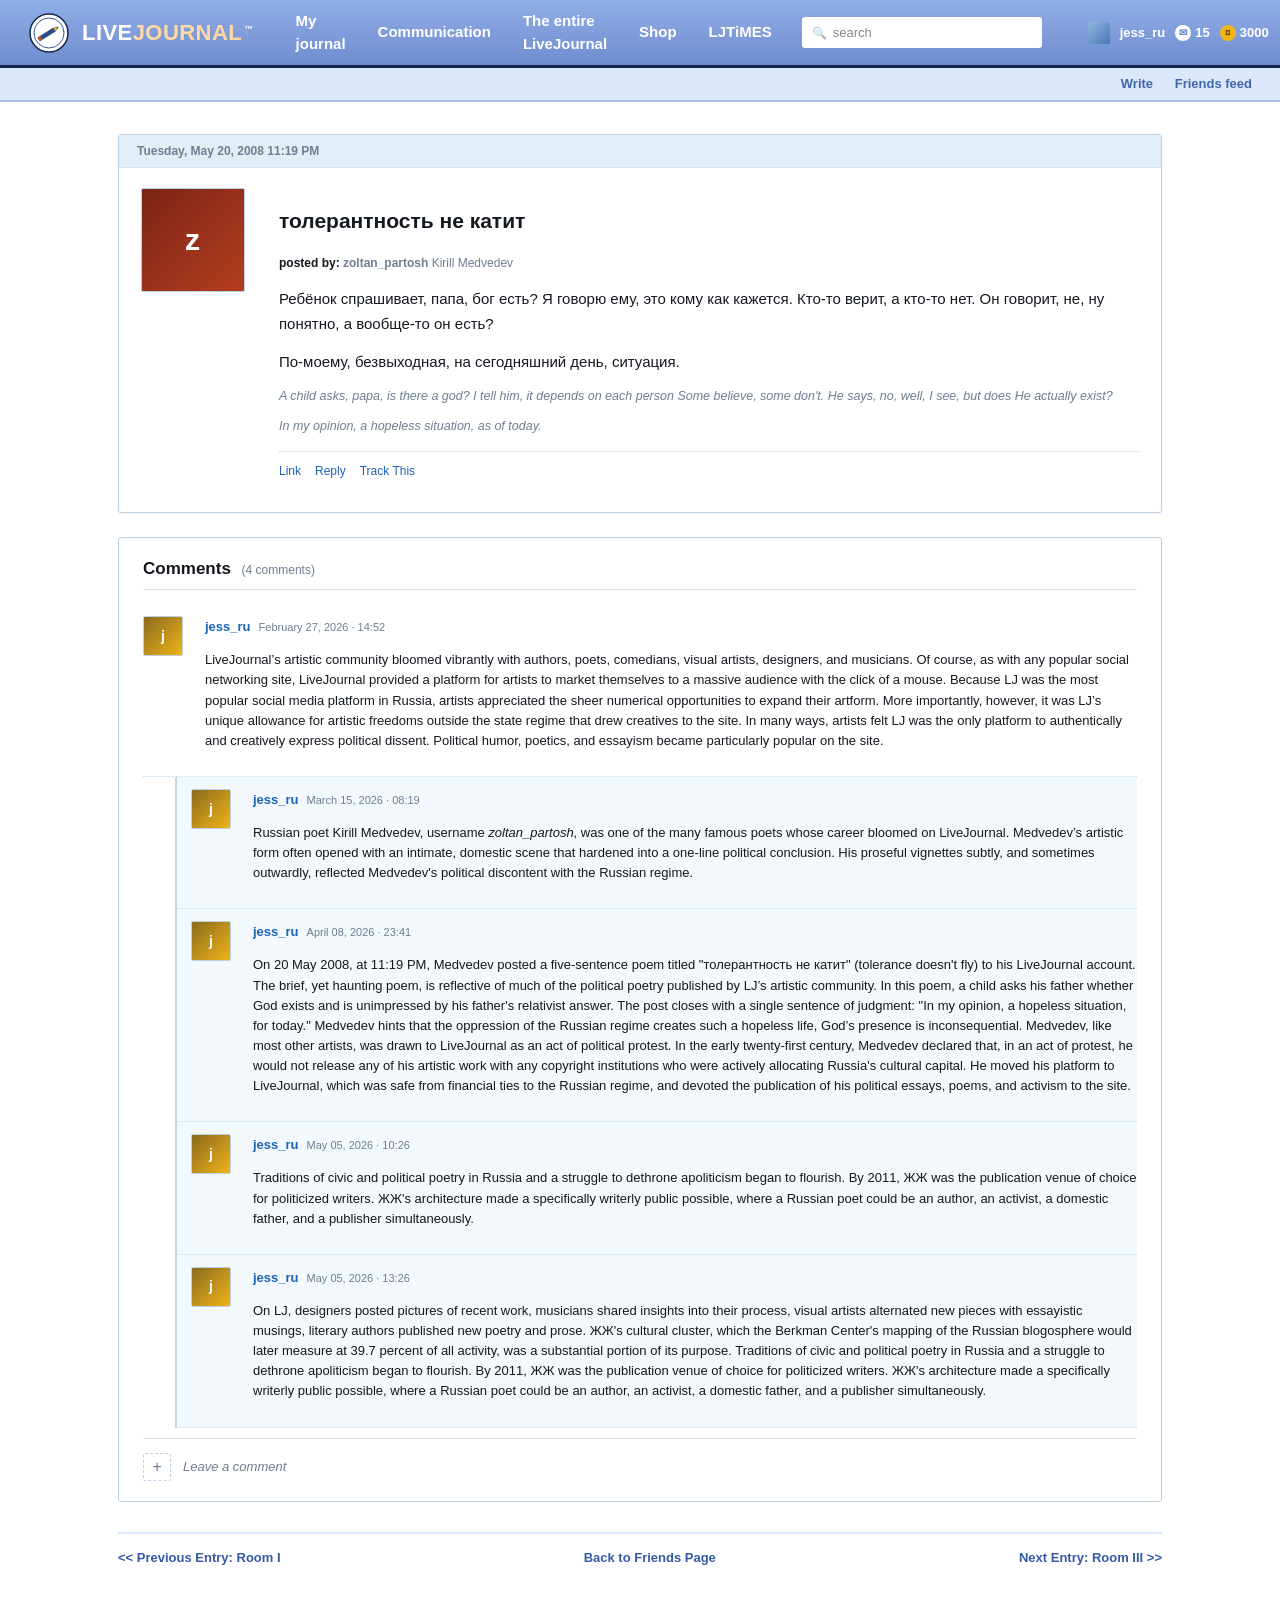
<file: room-2-art.html>
<!DOCTYPE html>
<html lang="en">
<head>
<meta charset="UTF-8" />
<meta name="viewport" content="width=device-width, initial-scale=1.0" />
<title>Room II: Art and Culture</title>
<link rel="stylesheet" href="style.css" />
</head>
<body>

<nav class="lj-navbar">
  <a href="index.html" class="logo">
    <svg class="lj-icon" viewBox="0 0 42 42" xmlns="http://www.w3.org/2000/svg">
      <circle cx="21" cy="21" r="19" fill="#ffffff" stroke="#14264c" stroke-width="1.5"/>
      <circle cx="21" cy="21" r="15" fill="none" stroke="#355aa5" stroke-width="1"/>
      <g transform="rotate(-32 21 21)">
        <rect x="9" y="19" width="18" height="4" fill="#2a4a8d" stroke="#14264c" stroke-width="0.4"/>
        <rect x="9" y="19" width="3" height="4" fill="#c84d24"/>
        <polygon points="27,19 32,21 27,23" fill="#f0b41a" stroke="#14264c" stroke-width="0.4"/>
        <polygon points="30.5,20.2 32,21 30.5,21.8" fill="#3a2a14"/>
      </g>
    </svg>
    <span class="lj-wordmark">LIVE<span class="zhzh">JOURNAL</span><sup>™</sup></span>
  </a>
  <a href="index.html" class="nav-link">My journal</a>
  <a href="#" class="nav-link">Communication</a>
  <a href="#" class="nav-link">The entire LiveJournal</a>
  <a href="#" class="nav-link">Shop</a>
  <a href="#" class="nav-link">LJTiMES</a>
  <div class="search">search</div>
  <div class="user-chip">
    <span class="avatar"></span>
    <span class="username">jess_ru</span>
    <span class="badge"><span class="icon-mail">✉</span>15</span>
    <span class="badge"><span class="icon-coin">¤</span>3000</span>
    <a href="#" class="exit-link">exit</a>
  </div>
</nav>
<div class="lj-subnav">
  <a href="#">Write</a>
  <a href="index.html">Friends feed</a>
</div>

<main class="page">
  
  <article class="entry">
    <div class="entry-date-bar">Tuesday, May 20, 2008 11:19 PM</div>
    <div class="entry-body">
      <div class="userpic up1">z</div>
      <div class="entry-content">
        <h1>толерантность не катит</h1>
        <p class="entry-meta">
          <span class="label">posted by:</span> <strong>zoltan_partosh</strong> Kirill Medvedev
        </p>
        <div class="entry-text">
          <p>Ребёнок спрашивает, папа, бог есть? Я говорю ему, это кому как кажется. Кто-то верит, а кто-то нет. Он говорит, не, ну понятно, а вообще-то он есть?</p>
          <p>По-моему, безвыходная, на сегодняшний день, ситуация.</p>
          <div class="translation">
            <p>A child asks, papa, is there a god? I tell him, it depends on each person Some believe, some don't. He says, no, well, I see, but does He actually exist?</p>
            <p>In my opinion, a hopeless situation, as of today.</p>
          </div>
        </div>
        <p class="entry-actions">
          <a href="#">Link</a>
          <a href="#">Reply</a>
          <a href="#">Track This</a>
        </p>
      </div>
    </div>
  </article>

  <section class="comments">
    <h3>Comments <span class="comment-count">(4 comments)</span></h3>

    <div class="comment">
      <div class="mini-pic" style="background: linear-gradient(135deg,#8a6a1c,#f0b41a);">j</div>
      <div>
        <div><span class="who">jess_ru</span><span class="when">February 27, 2026 · 14:52</span></div>
        <div class="body">
          <p>LiveJournal’s artistic community bloomed vibrantly with authors, poets, comedians, visual artists, designers, and musicians. Of course, as with any popular social networking site, LiveJournal provided a platform for artists to market themselves to a massive audience with the click of a mouse. Because LJ was the most popular social media platform in Russia, artists appreciated the sheer numerical opportunities to expand their artform. More importantly, however, it was LJ’s unique allowance for artistic freedoms outside the state regime that drew creatives to the site. In many ways, artists felt LJ was the only platform to authentically and creatively express political dissent. Political humor, poetics, and essayism became particularly popular on the site. </p>
        </div>
      </div>
    </div>

    <div class="comment reply">
      <div class="mini-pic" style="background: linear-gradient(135deg,#8a6a1c,#f0b41a);">j</div>
      <div>
        <div><span class="who">jess_ru</span><span class="when">March 15, 2026 · 08:19</span></div>
        <div class="body">
          <p>Russian poet Kirill Medvedev, username <em>zoltan_partosh</em>, was one of the many famous poets whose career bloomed on LiveJournal. Medvedev’s artistic form often opened with an intimate, domestic scene that hardened into a one-line political conclusion. His proseful vignettes subtly, and sometimes outwardly, reflected Medvedev's political discontent with the Russian regime.</p>
        </div>
      </div>
    </div>

    <div class="comment reply">
      <div class="mini-pic" style="background: linear-gradient(135deg,#8a6a1c,#f0b41a);">j</div>
      <div>
        <div><span class="who">jess_ru</span><span class="when">April 08, 2026 · 23:41</span></div>
        <div class="body">
          <p>On 20 May 2008, at 11:19 PM, Medvedev posted a five-sentence poem titled "толерантность не катит" (tolerance doesn't fly) to his LiveJournal account. The brief, yet haunting poem, is reflective of much of the political poetry published by LJ’s artistic community. In this poem, a child asks his father whether God exists and is unimpressed by his father's relativist answer. The post closes with a single sentence of judgment: "In my opinion, a hopeless situation, for today." Medvedev hints that the oppression of the Russian regime creates such a hopeless life, God’s presence is inconsequential. Medvedev, like most other artists, was drawn to LiveJournal as an act of political protest. In the early twenty-first century, Medvedev declared that, in an act of protest, he would not release any of his artistic work with any copyright institutions who were actively allocating Russia's cultural capital. He moved his platform to LiveJournal, which was safe from financial ties to the Russian regime, and devoted the publication of his political essays, poems, and activism to the site.</p>
        </div>
      </div>
    </div>

    <div class="comment reply">
      <div class="mini-pic" style="background: linear-gradient(135deg,#8a6a1c,#f0b41a);">j</div>
      <div>
        <div><span class="who">jess_ru</span><span class="when">May 05, 2026 · 10:26</span></div>
        <div class="body">
          <p>Traditions of civic and political poetry in Russia and a struggle to dethrone apoliticism began to flourish. By 2011, ЖЖ was the publication venue of choice for politicized writers. ЖЖ's architecture made a specifically writerly public possible, where a Russian poet could be an author, an activist, a domestic father, and a publisher simultaneously.</p>
        </div>
      </div>
    </div>


    <div class="comment reply">
      <div class="mini-pic" style="background: linear-gradient(135deg,#8a6a1c,#f0b41a);">j</div>
      <div>
        <div><span class="who">jess_ru</span><span class="when">May 05, 2026 · 13:26</span></div>
        <div class="body">
          <p>On LJ, designers posted pictures of recent work, musicians shared insights into their process, visual artists alternated new pieces with essayistic musings, literary authors published new poetry and prose. ЖЖ's cultural cluster, which the Berkman Center's mapping of the Russian blogosphere would later measure at 39.7 percent of all activity, was a substantial portion of its purpose. Traditions of civic and political poetry in Russia and a struggle to dethrone apoliticism began to flourish. By 2011, ЖЖ was the publication venue of choice for politicized writers. ЖЖ's architecture made a specifically writerly public possible, where a Russian poet could be an author, an activist, a domestic father, and a publisher simultaneously.</p>
         </div>
      </div>
    </div>

    
    <div class="leave-comment">
      <div class="stub-pic">+</div>
      <span>Leave a comment</span>
    </div>
  </section>

  <nav class="entry-navigation">
    <a href="room-1-architecture.html">&lt;&lt; Previous Entry: Room I</a>
    <a href="index.html">Back to Friends Page</a>
    <a href="room-3-public-square.html">Next Entry: Room III &gt;&gt;</a>
  </nav>

</main>

</body>
</html>
</file>
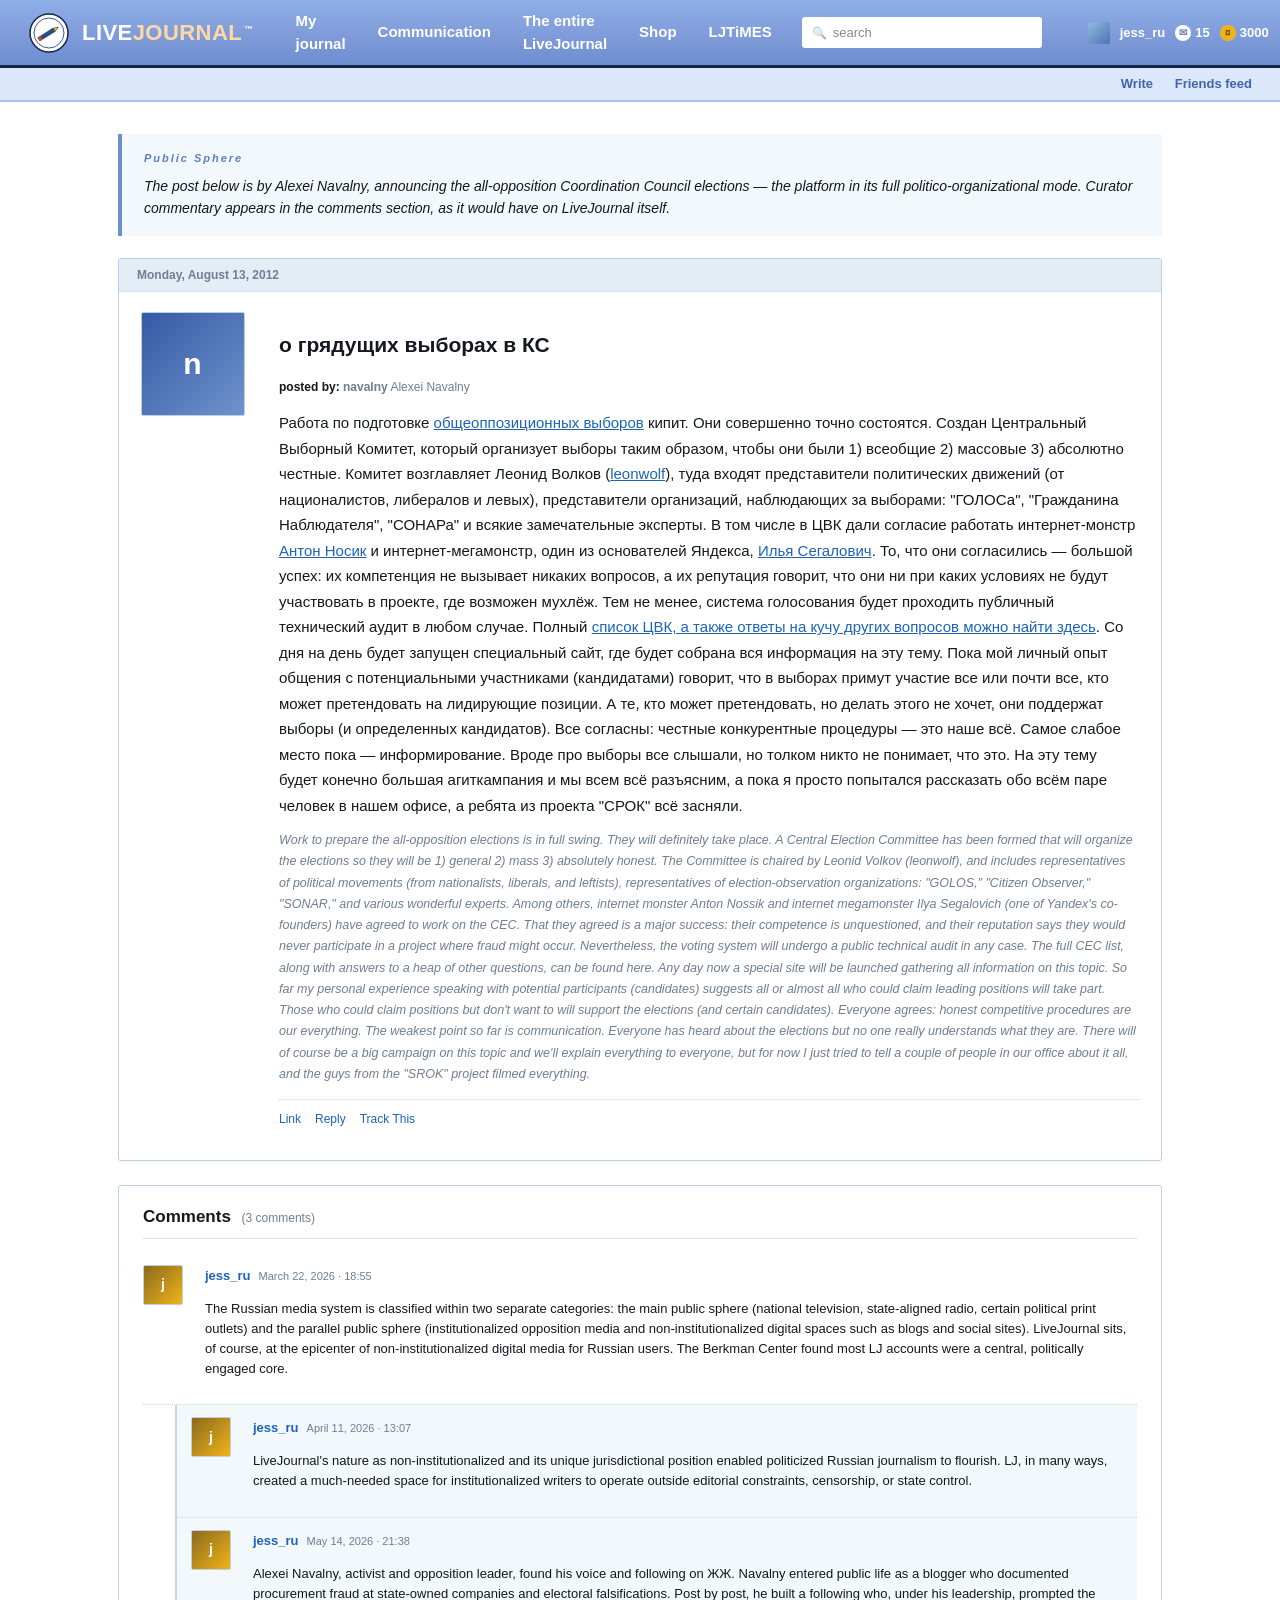
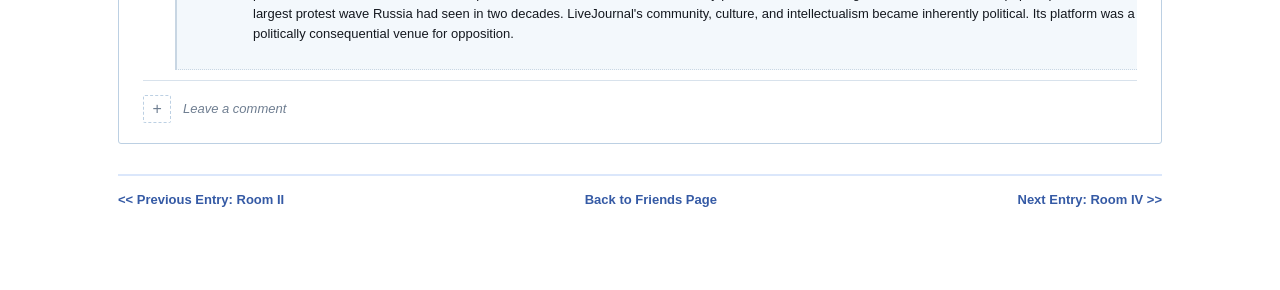
<file: room-3-architecture.html>
<!DOCTYPE html>
<html lang="en">
<head>
<meta charset="UTF-8" />
<meta name="viewport" content="width=device-width, initial-scale=1.0" />
<title>Room III: Public Sphere</title>
<link rel="stylesheet" href="style.css" />
</head>
<body>

<nav class="lj-navbar">
  <a href="index.html" class="logo">
    <svg class="lj-icon" viewBox="0 0 42 42" xmlns="http://www.w3.org/2000/svg">
      <circle cx="21" cy="21" r="19" fill="#ffffff" stroke="#14264c" stroke-width="1.5"/>
      <circle cx="21" cy="21" r="15" fill="none" stroke="#355aa5" stroke-width="1"/>
      <g transform="rotate(-32 21 21)">
        <rect x="9" y="19" width="18" height="4" fill="#2a4a8d" stroke="#14264c" stroke-width="0.4"/>
        <rect x="9" y="19" width="3" height="4" fill="#c84d24"/>
        <polygon points="27,19 32,21 27,23" fill="#f0b41a" stroke="#14264c" stroke-width="0.4"/>
        <polygon points="30.5,20.2 32,21 30.5,21.8" fill="#3a2a14"/>
      </g>
    </svg>
    <span class="lj-wordmark">LIVE<span class="zhzh">JOURNAL</span><sup>™</sup></span>
  </a>
  <a href="index.html" class="nav-link">My journal</a>
  <a href="#" class="nav-link">Communication</a>
  <a href="#" class="nav-link">The entire LiveJournal</a>
  <a href="#" class="nav-link">Shop</a>
  <a href="#" class="nav-link">LJTiMES</a>
  <div class="search">search</div>
  <div class="user-chip">
    <span class="avatar"></span>
    <span class="username">jess_ru</span>
    <span class="badge"><span class="icon-mail">✉</span>15</span>
    <span class="badge"><span class="icon-coin">¤</span>3000</span>
    <a href="#" class="exit-link">exit</a>
  </div>
</nav>
<div class="lj-subnav">
  <a href="#">Write</a>
  <a href="index.html">Friends feed</a>
</div>

<main class="page">

  <div class="curator-note">
    <p class="room-label">Public Sphere</p>
    <p>The post below is by Alexei Navalny, announcing the all-opposition Coordination Council elections — the platform in its full politico-organizational mode. Curator commentary appears in the comments section, as it would have on LiveJournal itself.</p>
  </div>

  <article class="entry">
    <div class="entry-date-bar">Monday, August 13, 2012</div>
    <div class="entry-body">
      <div class="userpic up2">n</div>
      <div class="entry-content">
        <h1>о грядущих выборах в КС</h1>
        <p class="entry-meta">
          <span class="label">posted by:</span> <strong>navalny</strong> Alexei Navalny
        </p>
        <div class="entry-text">
          <p>Работа по подготовке <a href="#" class="post-link">общеоппозиционных выборов</a> кипит. Они совершенно точно состоятся. Создан Центральный Выборный Комитет, который организует выборы таким образом, чтобы они были 1) всеобщие 2) массовые 3) абсолютно честные. Комитет возглавляет Леонид Волков (<a href="#" class="post-link">leonwolf</a>), туда входят представители политических движений (от националистов, либералов и левых), представители организаций, наблюдающих за выборами: "ГОЛОСа", "Гражданина Наблюдателя", "СОНАРа" и всякие замечательные эксперты. В том числе в ЦВК дали согласие работать интернет-монстр <a href="#" class="post-link">Антон Носик</a> и интернет-мегамонстр, один из основателей Яндекса, <a href="#" class="post-link">Илья Сегалович</a>. То, что они согласились — большой успех: их компетенция не вызывает никаких вопросов, а их репутация говорит, что они ни при каких условиях не будут участвовать в проекте, где возможен мухлёж. Тем не менее, система голосования будет проходить публичный технический аудит в любом случае. Полный <a href="#" class="post-link">список ЦВК, а также ответы на кучу других вопросов можно найти здесь</a>. Со дня на день будет запущен специальный сайт, где будет собрана вся информация на эту тему. Пока мой личный опыт общения с потенциальными участниками (кандидатами) говорит, что в выборах примут участие все или почти все, кто может претендовать на лидирующие позиции. А те, кто может претендовать, но делать этого не хочет, они поддержат выборы (и определенных кандидатов). Все согласны: честные конкурентные процедуры — это наше всё. Самое слабое место пока — информирование. Вроде про выборы все слышали, но толком никто не понимает, что это. На эту тему будет конечно большая агиткампания и мы всем всё разъясним, а пока я просто попытался рассказать обо всём паре человек в нашем офисе, а ребята из проекта "СРОК" всё засняли.</p>
          <div class="translation">
            <p>Work to prepare the all-opposition elections is in full swing. They will definitely take place. A Central Election Committee has been formed that will organize the elections so they will be 1) general 2) mass 3) absolutely honest. The Committee is chaired by Leonid Volkov (leonwolf), and includes representatives of political movements (from nationalists, liberals, and leftists), representatives of election-observation organizations: "GOLOS," "Citizen Observer," "SONAR," and various wonderful experts. Among others, internet monster Anton Nossik and internet megamonster Ilya Segalovich (one of Yandex's co-founders) have agreed to work on the CEC. That they agreed is a major success: their competence is unquestioned, and their reputation says they would never participate in a project where fraud might occur. Nevertheless, the voting system will undergo a public technical audit in any case. The full CEC list, along with answers to a heap of other questions, can be found here. Any day now a special site will be launched gathering all information on this topic. So far my personal experience speaking with potential participants (candidates) suggests all or almost all who could claim leading positions will take part. Those who could claim positions but don't want to will support the elections (and certain candidates). Everyone agrees: honest competitive procedures are our everything. The weakest point so far is communication. Everyone has heard about the elections but no one really understands what they are. There will of course be a big campaign on this topic and we'll explain everything to everyone, but for now I just tried to tell a couple of people in our office about it all, and the guys from the "SROK" project filmed everything.</p>
          </div>
        </div>
        <p class="entry-actions">
          <a href="#">Link</a>
          <a href="#">Reply</a>
          <a href="#">Track This</a>
        </p>
      </div>
    </div>
  </article>

  <section class="comments">
    <h3>Comments <span class="comment-count">(3 comments)</span></h3>

    <div class="comment">
      <div class="mini-pic" style="background: linear-gradient(135deg,#8a6a1c,#f0b41a);">j</div>
      <div>
        <div><span class="who">jess_ru</span><span class="when">March 22, 2026 · 18:55</span></div>
        <div class="body">
          <p>The Russian media system is classified within two separate categories: the main public sphere (national television, state-aligned radio, certain political print outlets) and the parallel public sphere (institutionalized opposition media and non-institutionalized digital spaces such as blogs and social sites). LiveJournal sits, of course, at the epicenter of non-institutionalized digital media for Russian users. The Berkman Center found most LJ accounts were a central, politically engaged core.</p>
        </div>
      </div>
    </div>

    <div class="comment reply">
      <div class="mini-pic" style="background: linear-gradient(135deg,#8a6a1c,#f0b41a);">j</div>
      <div>
        <div><span class="who">jess_ru</span><span class="when">April 11, 2026 · 13:07</span></div>
        <div class="body">
          <p>LiveJournal's nature as non-institutionalized and its unique jurisdictional position enabled politicized Russian journalism to flourish. LJ, in many ways, created a much-needed space for institutionalized writers to operate outside editorial constraints, censorship, or state control.</p>
        </div>
      </div>
    </div>

    <div class="comment reply">
      <div class="mini-pic" style="background: linear-gradient(135deg,#8a6a1c,#f0b41a);">j</div>
      <div>
        <div><span class="who">jess_ru</span><span class="when">May 14, 2026 · 21:38</span></div>
        <div class="body">
          <p>Alexei Navalny, activist and opposition leader, found his voice and following on ЖЖ. Navalny entered public life as a blogger who documented procurement fraud at state-owned companies and electoral falsifications. Post by post, he built a following who, under his leadership, prompted the largest protest wave Russia had seen in two decades. LiveJournal's community, culture, and intellectualism became inherently political. Its platform was a politically consequential venue for opposition.</p>
        </div>
      </div>
    </div>

    <div class="leave-comment">
      <div class="stub-pic">+</div>
      <span>Leave a comment</span>
    </div>
  </section>

  <nav class="entry-navigation">
    <a href="room-2-art.html">&lt;&lt; Previous Entry: Room II</a>
    <a href="index.html">Back to Friends Page</a>
    <a href="room-4-capture.html">Next Entry: Room IV &gt;&gt;</a>
  </nav>

</main>

</body>
</html>
</file>
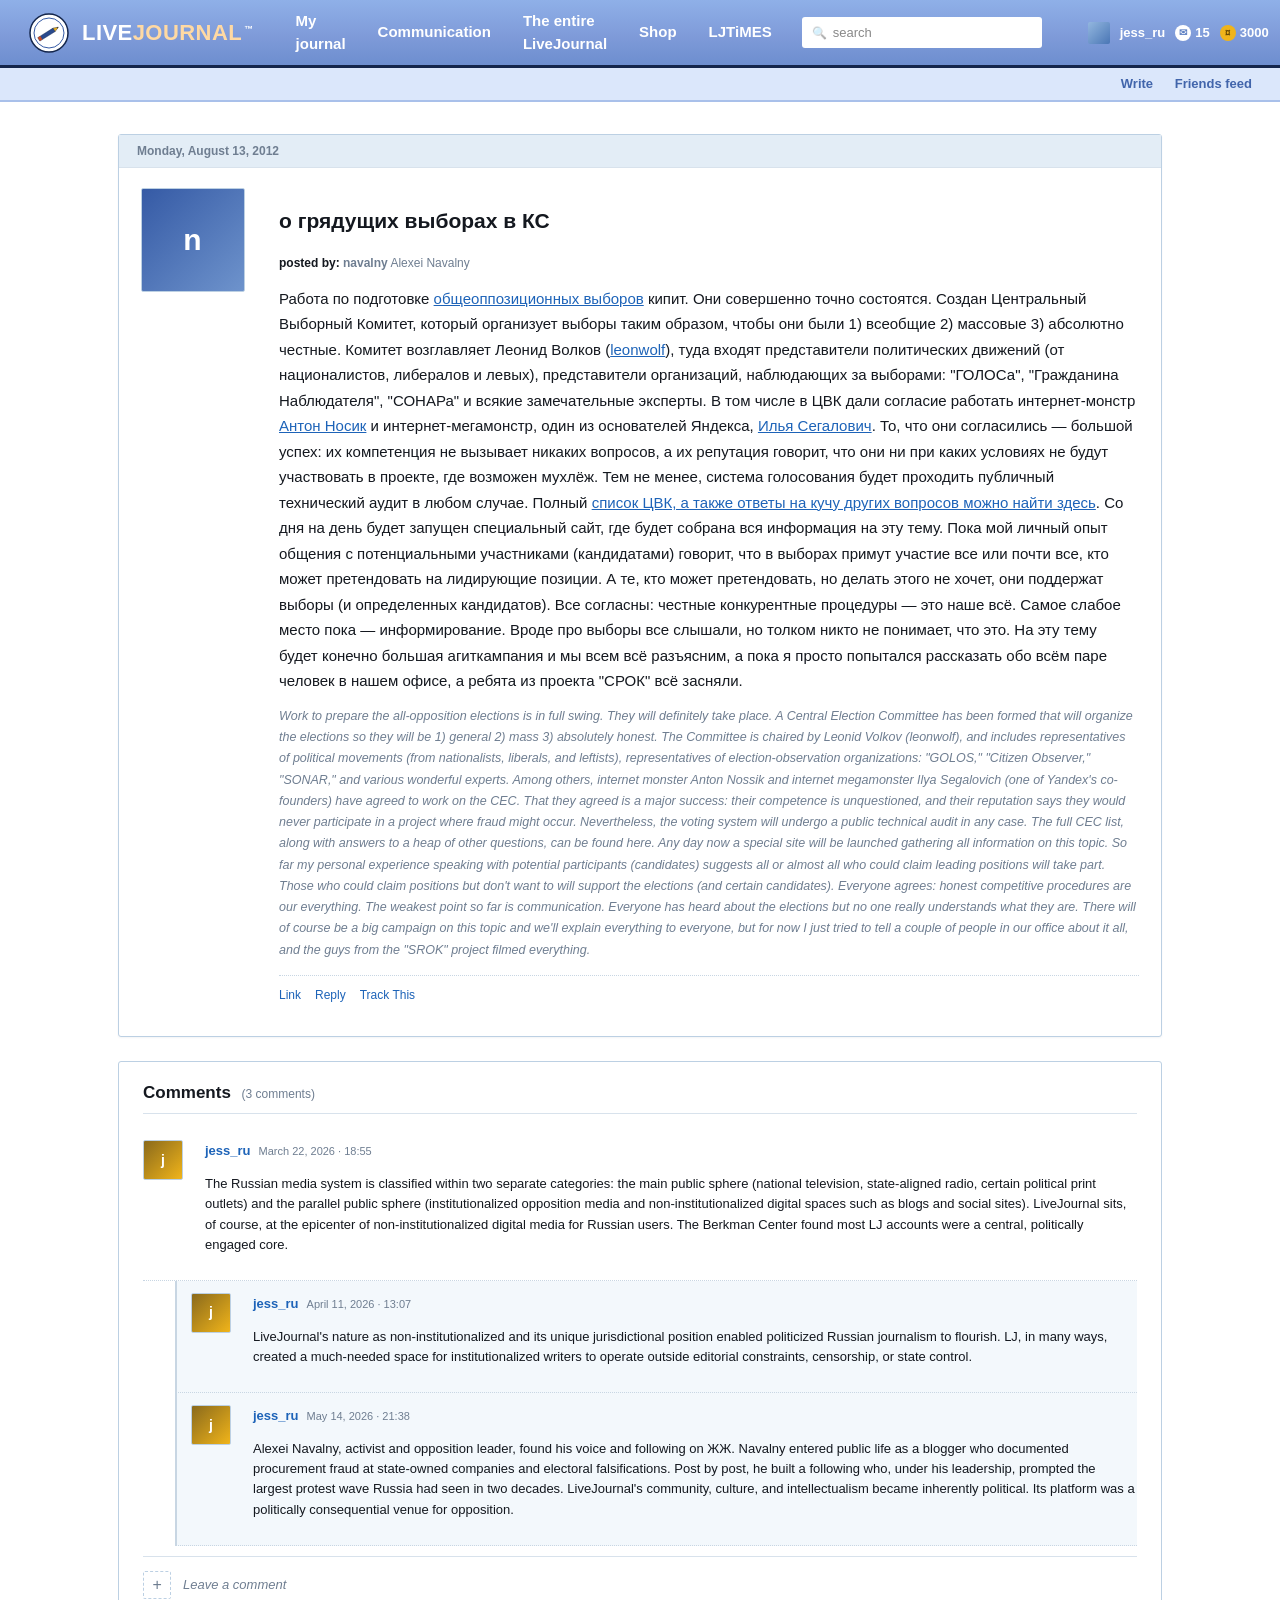
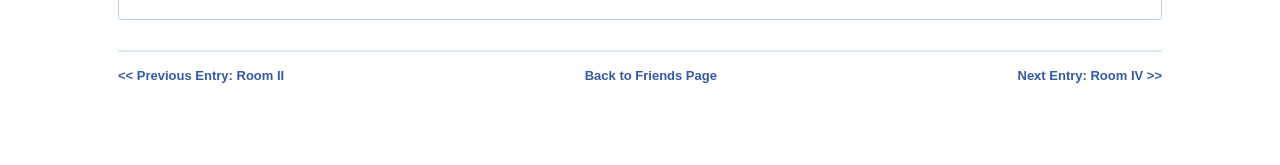
<file: room-3-public-square.html>
<!DOCTYPE html>
<html lang="en">
<head>
<meta charset="UTF-8" />
<meta name="viewport" content="width=device-width, initial-scale=1.0" />
<title>Room III: Public Sphere</title>
<link rel="stylesheet" href="style.css" />
</head>
<body>

<nav class="lj-navbar">
  <a href="index.html" class="logo">
    <svg class="lj-icon" viewBox="0 0 42 42" xmlns="http://www.w3.org/2000/svg">
      <circle cx="21" cy="21" r="19" fill="#ffffff" stroke="#14264c" stroke-width="1.5"/>
      <circle cx="21" cy="21" r="15" fill="none" stroke="#355aa5" stroke-width="1"/>
      <g transform="rotate(-32 21 21)">
        <rect x="9" y="19" width="18" height="4" fill="#2a4a8d" stroke="#14264c" stroke-width="0.4"/>
        <rect x="9" y="19" width="3" height="4" fill="#c84d24"/>
        <polygon points="27,19 32,21 27,23" fill="#f0b41a" stroke="#14264c" stroke-width="0.4"/>
        <polygon points="30.5,20.2 32,21 30.5,21.8" fill="#3a2a14"/>
      </g>
    </svg>
    <span class="lj-wordmark">LIVE<span class="zhzh">JOURNAL</span><sup>™</sup></span>
  </a>
  <a href="index.html" class="nav-link">My journal</a>
  <a href="#" class="nav-link">Communication</a>
  <a href="#" class="nav-link">The entire LiveJournal</a>
  <a href="#" class="nav-link">Shop</a>
  <a href="#" class="nav-link">LJTiMES</a>
  <div class="search">search</div>
  <div class="user-chip">
    <span class="avatar"></span>
    <span class="username">jess_ru</span>
    <span class="badge"><span class="icon-mail">✉</span>15</span>
    <span class="badge"><span class="icon-coin">¤</span>3000</span>
    <a href="#" class="exit-link">exit</a>
  </div>
</nav>
<div class="lj-subnav">
  <a href="#">Write</a>
  <a href="index.html">Friends feed</a>
</div>

<main class="page">

  <article class="entry">
    <div class="entry-date-bar">Monday, August 13, 2012</div>
    <div class="entry-body">
      <div class="userpic up2">n</div>
      <div class="entry-content">
        <h1>о грядущих выборах в КС</h1>
        <p class="entry-meta">
          <span class="label">posted by:</span> <strong>navalny</strong> Alexei Navalny
        </p>
        <div class="entry-text">
          <p>Работа по подготовке <a href="#" class="post-link">общеоппозиционных выборов</a> кипит. Они совершенно точно состоятся. Создан Центральный Выборный Комитет, который организует выборы таким образом, чтобы они были 1) всеобщие 2) массовые 3) абсолютно честные. Комитет возглавляет Леонид Волков (<a href="#" class="post-link">leonwolf</a>), туда входят представители политических движений (от националистов, либералов и левых), представители организаций, наблюдающих за выборами: "ГОЛОСа", "Гражданина Наблюдателя", "СОНАРа" и всякие замечательные эксперты. В том числе в ЦВК дали согласие работать интернет-монстр <a href="#" class="post-link">Антон Носик</a> и интернет-мегамонстр, один из основателей Яндекса, <a href="#" class="post-link">Илья Сегалович</a>. То, что они согласились — большой успех: их компетенция не вызывает никаких вопросов, а их репутация говорит, что они ни при каких условиях не будут участвовать в проекте, где возможен мухлёж. Тем не менее, система голосования будет проходить публичный технический аудит в любом случае. Полный <a href="#" class="post-link">список ЦВК, а также ответы на кучу других вопросов можно найти здесь</a>. Со дня на день будет запущен специальный сайт, где будет собрана вся информация на эту тему. Пока мой личный опыт общения с потенциальными участниками (кандидатами) говорит, что в выборах примут участие все или почти все, кто может претендовать на лидирующие позиции. А те, кто может претендовать, но делать этого не хочет, они поддержат выборы (и определенных кандидатов). Все согласны: честные конкурентные процедуры — это наше всё. Самое слабое место пока — информирование. Вроде про выборы все слышали, но толком никто не понимает, что это. На эту тему будет конечно большая агиткампания и мы всем всё разъясним, а пока я просто попытался рассказать обо всём паре человек в нашем офисе, а ребята из проекта "СРОК" всё засняли.</p>
          <div class="translation">
            <p>Work to prepare the all-opposition elections is in full swing. They will definitely take place. A Central Election Committee has been formed that will organize the elections so they will be 1) general 2) mass 3) absolutely honest. The Committee is chaired by Leonid Volkov (leonwolf), and includes representatives of political movements (from nationalists, liberals, and leftists), representatives of election-observation organizations: "GOLOS," "Citizen Observer," "SONAR," and various wonderful experts. Among others, internet monster Anton Nossik and internet megamonster Ilya Segalovich (one of Yandex's co-founders) have agreed to work on the CEC. That they agreed is a major success: their competence is unquestioned, and their reputation says they would never participate in a project where fraud might occur. Nevertheless, the voting system will undergo a public technical audit in any case. The full CEC list, along with answers to a heap of other questions, can be found here. Any day now a special site will be launched gathering all information on this topic. So far my personal experience speaking with potential participants (candidates) suggests all or almost all who could claim leading positions will take part. Those who could claim positions but don't want to will support the elections (and certain candidates). Everyone agrees: honest competitive procedures are our everything. The weakest point so far is communication. Everyone has heard about the elections but no one really understands what they are. There will of course be a big campaign on this topic and we'll explain everything to everyone, but for now I just tried to tell a couple of people in our office about it all, and the guys from the "SROK" project filmed everything.</p>
          </div>
        </div>
        <p class="entry-actions">
          <a href="#">Link</a>
          <a href="#">Reply</a>
          <a href="#">Track This</a>
        </p>
      </div>
    </div>
  </article>

  <section class="comments">
    <h3>Comments <span class="comment-count">(3 comments)</span></h3>

    <div class="comment">
      <div class="mini-pic" style="background: linear-gradient(135deg,#8a6a1c,#f0b41a);">j</div>
      <div>
        <div><span class="who">jess_ru</span><span class="when">March 22, 2026 · 18:55</span></div>
        <div class="body">
          <p>The Russian media system is classified within two separate categories: the main public sphere (national television, state-aligned radio, certain political print outlets) and the parallel public sphere (institutionalized opposition media and non-institutionalized digital spaces such as blogs and social sites). LiveJournal sits, of course, at the epicenter of non-institutionalized digital media for Russian users. The Berkman Center found most LJ accounts were a central, politically engaged core.</p>
        </div>
      </div>
    </div>

    <div class="comment reply">
      <div class="mini-pic" style="background: linear-gradient(135deg,#8a6a1c,#f0b41a);">j</div>
      <div>
        <div><span class="who">jess_ru</span><span class="when">April 11, 2026 · 13:07</span></div>
        <div class="body">
          <p>LiveJournal's nature as non-institutionalized and its unique jurisdictional position enabled politicized Russian journalism to flourish. LJ, in many ways, created a much-needed space for institutionalized writers to operate outside editorial constraints, censorship, or state control.</p>
        </div>
      </div>
    </div>

    <div class="comment reply">
      <div class="mini-pic" style="background: linear-gradient(135deg,#8a6a1c,#f0b41a);">j</div>
      <div>
        <div><span class="who">jess_ru</span><span class="when">May 14, 2026 · 21:38</span></div>
        <div class="body">
          <p>Alexei Navalny, activist and opposition leader, found his voice and following on ЖЖ. Navalny entered public life as a blogger who documented procurement fraud at state-owned companies and electoral falsifications. Post by post, he built a following who, under his leadership, prompted the largest protest wave Russia had seen in two decades. LiveJournal's community, culture, and intellectualism became inherently political. Its platform was a politically consequential venue for opposition.</p>
        </div>
      </div>
    </div>

    <div class="leave-comment">
      <div class="stub-pic">+</div>
      <span>Leave a comment</span>
    </div>
  </section>

  <nav class="entry-navigation">
    <a href="room-2-art.html">&lt;&lt; Previous Entry: Room II</a>
    <a href="index.html">Back to Friends Page</a>
    <a href="room-4-capture.html">Next Entry: Room IV &gt;&gt;</a>
  </nav>

</main>

</body>
</html>
</file>
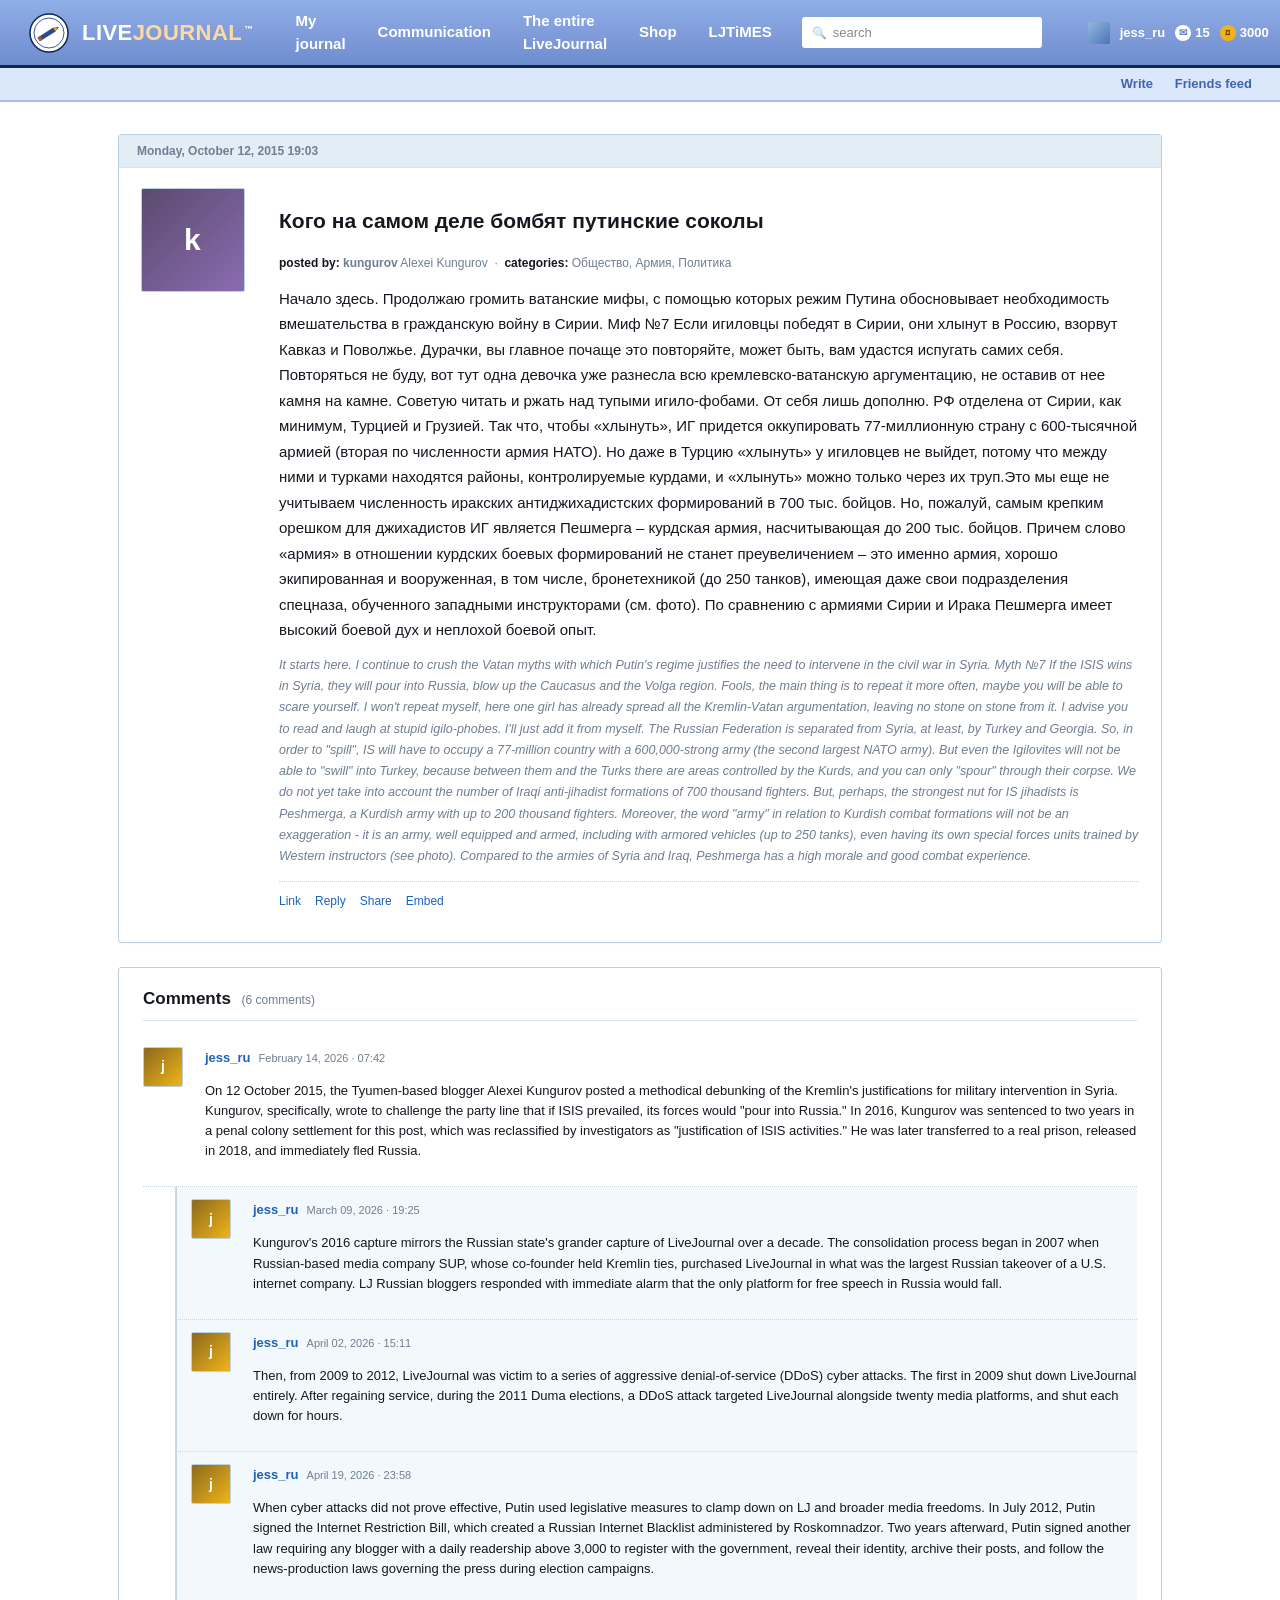
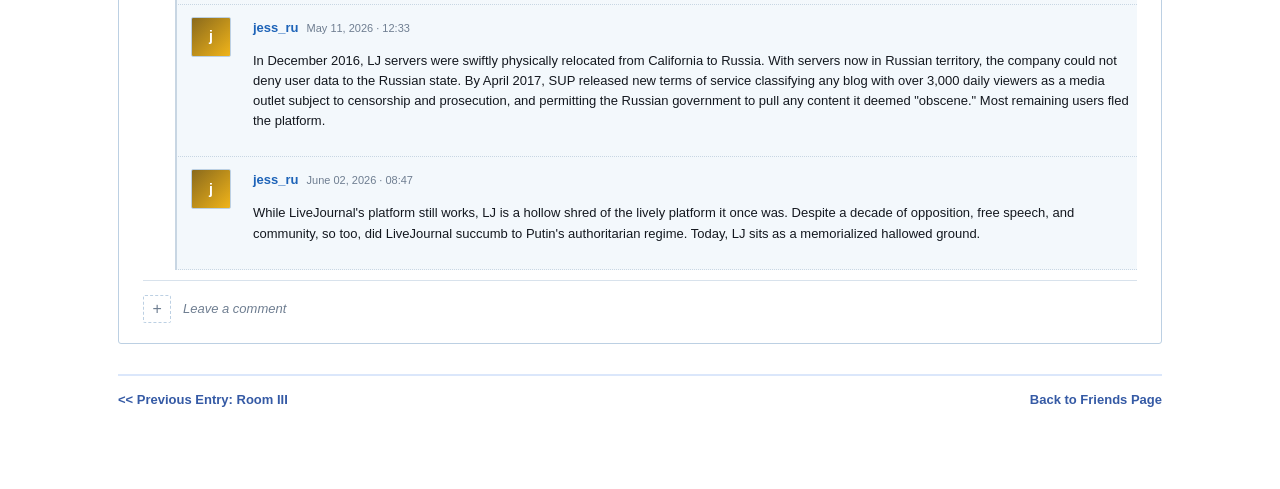
<file: room-4-capture.html>
<!DOCTYPE html>
<html lang="en">
<head>
<meta charset="UTF-8" />
<meta name="viewport" content="width=device-width, initial-scale=1.0" />
<title>Room IV: Capture</title>
<link rel="stylesheet" href="style.css" />
</head>
<body>

<nav class="lj-navbar">
  <a href="index.html" class="logo">
    <svg class="lj-icon" viewBox="0 0 42 42" xmlns="http://www.w3.org/2000/svg">
      <circle cx="21" cy="21" r="19" fill="#ffffff" stroke="#14264c" stroke-width="1.5"/>
      <circle cx="21" cy="21" r="15" fill="none" stroke="#355aa5" stroke-width="1"/>
      <g transform="rotate(-32 21 21)">
        <rect x="9" y="19" width="18" height="4" fill="#2a4a8d" stroke="#14264c" stroke-width="0.4"/>
        <rect x="9" y="19" width="3" height="4" fill="#c84d24"/>
        <polygon points="27,19 32,21 27,23" fill="#f0b41a" stroke="#14264c" stroke-width="0.4"/>
        <polygon points="30.5,20.2 32,21 30.5,21.8" fill="#3a2a14"/>
      </g>
    </svg>
    <span class="lj-wordmark">LIVE<span class="zhzh">JOURNAL</span><sup>™</sup></span>
  </a>
  <a href="index.html" class="nav-link">My journal</a>
  <a href="#" class="nav-link">Communication</a>
  <a href="#" class="nav-link">The entire LiveJournal</a>
  <a href="#" class="nav-link">Shop</a>
  <a href="#" class="nav-link">LJTiMES</a>
  <div class="search">search</div>
  <div class="user-chip">
    <span class="avatar"></span>
    <span class="username">jess_ru</span>
    <span class="badge"><span class="icon-mail">✉</span>15</span>
    <span class="badge"><span class="icon-coin">¤</span>3000</span>
    <a href="#" class="exit-link">exit</a>
  </div>
</nav>
<div class="lj-subnav">
  <a href="#">Write</a>
  <a href="index.html">Friends feed</a>
</div>

<main class="page">

  <article class="entry">
    <div class="entry-date-bar">Monday, October 12, 2015 19:03</div>
    <div class="entry-body">
      <div class="userpic up4">k</div>
      <div class="entry-content">
        <h1>Кого на самом деле бомбят путинские соколы</h1>
        <p class="entry-meta">
          <span class="label">posted by:</span> <strong>kungurov</strong> Alexei Kungurov &nbsp;·&nbsp;
          <span class="label">categories:</span> Общество, Армия, Политика
        </p>
        <div class="entry-text">
          <p>Начало здесь. Продолжаю громить ватанские мифы, с помощью которых режим Путина обосновывает необходимость вмешательства в гражданскую войну в Сирии. Миф №7 Если игиловцы победят в Сирии, они хлынут в Россию, взорвут Кавказ и Поволжье. Дурачки, вы главное почаще это повторяйте, может быть, вам удастся испугать самих себя. Повторяться не буду, вот тут одна девочка уже разнесла всю кремлевско-ватанскую аргументацию, не оставив от нее камня на камне. Советую читать и ржать над тупыми игило-фобами. От себя лишь дополню. РФ отделена от Сирии, как минимум, Турцией и Грузией. Так что, чтобы «хлынуть», ИГ придется оккупировать 77-миллионную страну с 600-тысячной армией (вторая по численности армия НАТО). Но даже в Турцию «хлынуть» у игиловцев не выйдет, потому что между ними и турками находятся районы, контролируемые курдами, и «хлынуть» можно только через их труп.Это мы еще не учитываем численность иракских антиджихадистских формирований в 700 тыс. бойцов. Но, пожалуй, самым крепким орешком для джихадистов ИГ является Пешмерга – курдская армия, насчитывающая до 200 тыс. бойцов. Причем слово «армия» в отношении курдских боевых формирований не станет преувеличением – это именно армия, хорошо экипированная и вооруженная, в том числе, бронетехникой (до 250 танков), имеющая даже свои подразделения спецназа, обученного западными инструкторами (см. фото). По сравнению с армиями Сирии и Ирака Пешмерга имеет высокий боевой дух и неплохой боевой опыт.</p>
          <div class="translation">
            <p>It starts here. I continue to crush the Vatan myths with which Putin's regime justifies the need to intervene in the civil war in Syria. Myth №7 If the ISIS wins in Syria, they will pour into Russia, blow up the Caucasus and the Volga region. Fools, the main thing is to repeat it more often, maybe you will be able to scare yourself. I won't repeat myself, here one girl has already spread all the Kremlin-Vatan argumentation, leaving no stone on stone from it. I advise you to read and laugh at stupid igilo-phobes. I'll just add it from myself. The Russian Federation is separated from Syria, at least, by Turkey and Georgia. So, in order to "spill", IS will have to occupy a 77-million country with a 600,000-strong army (the second largest NATO army). But even the Igilovites will not be able to "swill" into Turkey, because between them and the Turks there are areas controlled by the Kurds, and you can only "spour" through their corpse. We do not yet take into account the number of Iraqi anti-jihadist formations of 700 thousand fighters. But, perhaps, the strongest nut for IS jihadists is Peshmerga, a Kurdish army with up to 200 thousand fighters. Moreover, the word "army" in relation to Kurdish combat formations will not be an exaggeration - it is an army, well equipped and armed, including with armored vehicles (up to 250 tanks), even having its own special forces units trained by Western instructors (see photo). Compared to the armies of Syria and Iraq, Peshmerga has a high morale and good combat experience.</p>
          </div>
        </div>
        <p class="entry-actions">
          <a href="#">Link</a>
          <a href="#">Reply</a>
          <a href="#">Share</a>
          <a href="#">Embed</a>
        </p>
      </div>
    </div>
  </article>

  <section class="comments">
    <h3>Comments <span class="comment-count">(6 comments)</span></h3>

    <div class="comment">
      <div class="mini-pic" style="background: linear-gradient(135deg,#8a6a1c,#f0b41a);">j</div>
      <div>
        <div><span class="who">jess_ru</span><span class="when">February 14, 2026 · 07:42</span></div>
        <div class="body">
          <p>On 12 October 2015, the Tyumen-based blogger Alexei Kungurov posted a methodical debunking of the Kremlin's justifications for military intervention in Syria. Kungurov, specifically, wrote to challenge the party line that if ISIS prevailed, its forces would "pour into Russia."  In 2016, Kungurov was sentenced to two years in a penal colony settlement for this post, which was reclassified by investigators as "justification of ISIS activities." He was later transferred to a real prison, released in 2018, and immediately fled Russia.</p>
        </div>
      </div>
    </div>

    <div class="comment reply">
      <div class="mini-pic" style="background: linear-gradient(135deg,#8a6a1c,#f0b41a);">j</div>
      <div>
        <div><span class="who">jess_ru</span><span class="when">March 09, 2026 · 19:25</span></div>
        <div class="body">
          <p>Kungurov's 2016 capture mirrors the Russian state's grander capture of LiveJournal over a decade. The consolidation process began in 2007 when Russian-based media company SUP, whose co-founder held Kremlin ties, purchased LiveJournal in what was the largest Russian takeover of a U.S. internet company. LJ Russian bloggers responded with immediate alarm that the only platform for free speech in Russia would fall.</p>
        </div>
      </div>
    </div>

    <div class="comment reply">
      <div class="mini-pic" style="background: linear-gradient(135deg,#8a6a1c,#f0b41a);">j</div>
      <div>
        <div><span class="who">jess_ru</span><span class="when">April 02, 2026 · 15:11</span></div>
        <div class="body">
          <p>Then, from 2009 to 2012, LiveJournal was victim to a series of aggressive denial-of-service (DDoS) cyber attacks. The first in 2009 shut down LiveJournal entirely. After regaining service, during the 2011 Duma elections, a DDoS attack targeted LiveJournal alongside twenty media platforms, and shut each down for hours.</p>
        </div>
      </div>
    </div>

    <div class="comment reply">
      <div class="mini-pic" style="background: linear-gradient(135deg,#8a6a1c,#f0b41a);">j</div>
      <div>
        <div><span class="who">jess_ru</span><span class="when">April 19, 2026 · 23:58</span></div>
        <div class="body">
          <p>When cyber attacks did not prove effective, Putin used legislative measures to clamp down on LJ and broader media freedoms. In July 2012, Putin signed the Internet Restriction Bill, which created a Russian Internet Blacklist administered by Roskomnadzor. Two years afterward, Putin signed another law requiring any blogger with a daily readership above 3,000 to register with the government, reveal their identity, archive their posts, and follow the news-production laws governing the press during election campaigns.</p>
        </div>
      </div>
    </div>

    <div class="comment reply">
      <div class="mini-pic" style="background: linear-gradient(135deg,#8a6a1c,#f0b41a);">j</div>
      <div>
        <div><span class="who">jess_ru</span><span class="when">May 11, 2026 · 12:33</span></div>
        <div class="body">
          <p>In December 2016, LJ servers were swiftly physically relocated from California to Russia. With servers now in Russian territory, the company could not deny user data to the Russian state. By April 2017, SUP released new terms of service classifying any blog with over 3,000 daily viewers as a media outlet subject to censorship and prosecution, and permitting the Russian government to pull any content it deemed "obscene." Most remaining users fled the platform.</p>
        </div>
      </div>
    </div>

    <div class="comment reply">
      <div class="mini-pic" style="background: linear-gradient(135deg,#8a6a1c,#f0b41a);">j</div>
      <div>
        <div><span class="who">jess_ru</span><span class="when">June 02, 2026 · 08:47</span></div>
        <div class="body">
          <p>While LiveJournal's platform still works, LJ is a hollow shred of the lively platform it once was. Despite a decade of opposition, free speech, and community, so too, did LiveJournal succumb to Putin's authoritarian regime. Today, LJ sits as a memorialized hallowed ground.</p>
        </div>
      </div>
    </div>

    <div class="leave-comment">
      <div class="stub-pic">+</div>
      <span>Leave a comment</span>
    </div>
  </section>

  <nav class="entry-navigation">
    <a href="room-3-public-square.html">&lt;&lt; Previous Entry: Room III</a>
    <a href="index.html">Back to Friends Page</a>
  </nav>

</main>

</body>
</html>
</file>
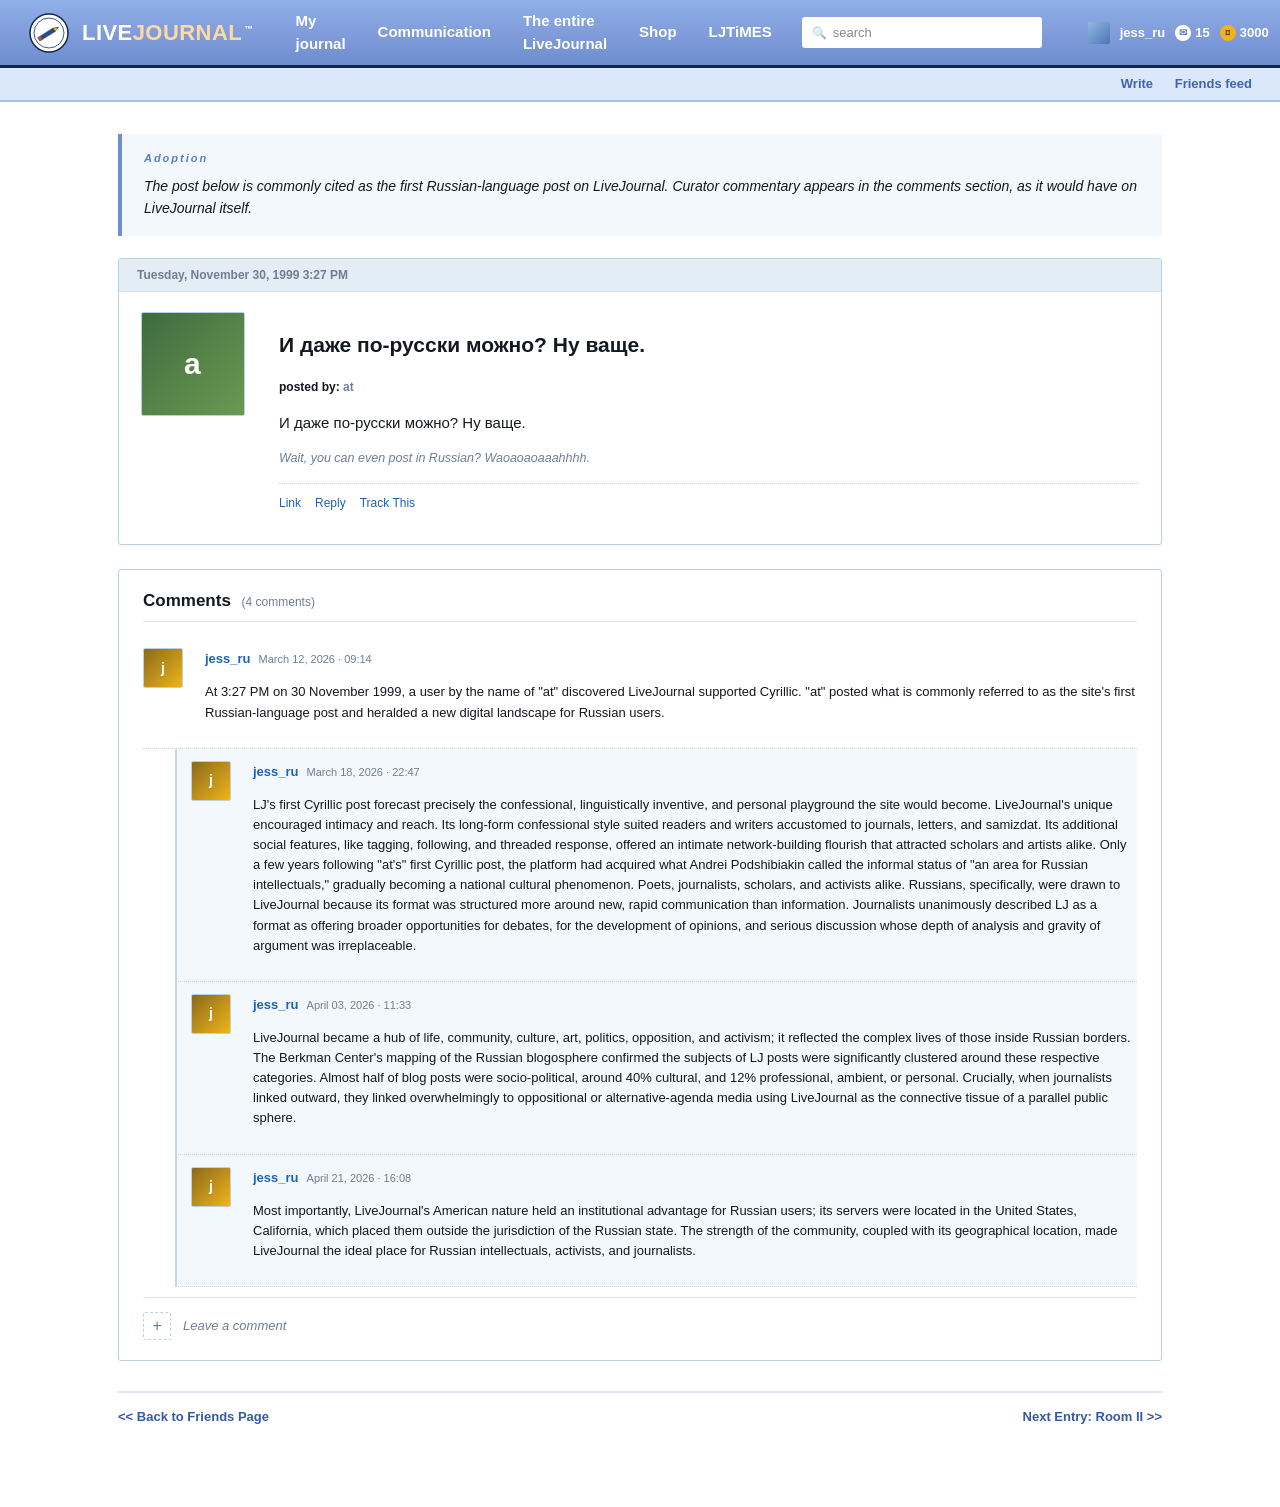
<file: room1.html>
<!DOCTYPE html>
<html lang="en">
<head>
<meta charset="UTF-8" />
<meta name="viewport" content="width=device-width, initial-scale=1.0" />
<title>Room I: Adoption</title>
<link rel="stylesheet" href="style.css" />
</head>
<body>

<nav class="lj-navbar">
  <a href="index.html" class="logo">
    <svg class="lj-icon" viewBox="0 0 42 42" xmlns="http://www.w3.org/2000/svg">
      <circle cx="21" cy="21" r="19" fill="#ffffff" stroke="#14264c" stroke-width="1.5"/>
      <circle cx="21" cy="21" r="15" fill="none" stroke="#355aa5" stroke-width="1"/>
      <g transform="rotate(-32 21 21)">
        <rect x="9" y="19" width="18" height="4" fill="#2a4a8d" stroke="#14264c" stroke-width="0.4"/>
        <rect x="9" y="19" width="3" height="4" fill="#c84d24"/>
        <polygon points="27,19 32,21 27,23" fill="#f0b41a" stroke="#14264c" stroke-width="0.4"/>
        <polygon points="30.5,20.2 32,21 30.5,21.8" fill="#3a2a14"/>
      </g>
    </svg>
    <span class="lj-wordmark">LIVE<span class="zhzh">JOURNAL</span><sup>™</sup></span>
  </a>
  <a href="index.html" class="nav-link">My journal</a>
  <a href="#" class="nav-link">Communication</a>
  <a href="#" class="nav-link">The entire LiveJournal</a>
  <a href="#" class="nav-link">Shop</a>
  <a href="#" class="nav-link">LJTiMES</a>
  <div class="search">search</div>
  <div class="user-chip">
    <span class="avatar"></span>
    <span class="username">jess_ru</span>
    <span class="badge"><span class="icon-mail">✉</span>15</span>
    <span class="badge"><span class="icon-coin">¤</span>3000</span>
    <a href="#" class="exit-link">exit</a>
  </div>
</nav>
<div class="lj-subnav">
  <a href="#">Write</a>
  <a href="index.html">Friends feed</a>
</div>

<main class="page">

  <div class="curator-note">
    <p class="room-label">Adoption</p>
    <p>The post below is commonly cited as the first Russian-language post on LiveJournal. Curator commentary appears in the comments section, as it would have on LiveJournal itself.</p>
  </div>

  <article class="entry">
    <div class="entry-date-bar">Tuesday, November 30, 1999 3:27 PM</div>
    <div class="entry-body">
      <div class="userpic up3">a</div>
      <div class="entry-content">
        <h1>И даже по-русски можно? Ну ваще.</h1>
        <p class="entry-meta">
          <span class="label">posted by:</span> <strong>at</strong>
        </p>
        <div class="entry-text">
          <p>И даже по-русски можно? Ну ваще.</p>
          <div class="translation">
            <p>Wait, you can even post in Russian? Waoaoaoaaahhhh.</p>
          </div>
        </div>
        <p class="entry-actions">
          <a href="#">Link</a>
          <a href="#">Reply</a>
          <a href="#">Track This</a>
        </p>
      </div>
    </div>
  </article>

  <section class="comments">
    <h3>Comments <span class="comment-count">(4 comments)</span></h3>

    <div class="comment">
      <div class="mini-pic" style="background: linear-gradient(135deg,#8a6a1c,#f0b41a);">j</div>
      <div>
        <div><span class="who">jess_ru</span><span class="when">March 12, 2026 · 09:14</span></div>
        <div class="body">
          <p>At 3:27 PM on 30 November 1999, a user by the name of "at" discovered LiveJournal supported Cyrillic. "at" posted what is commonly referred to as the site's first Russian-language post and heralded a new digital landscape for Russian users.</p>
        </div>
      </div>
    </div>

    <div class="comment reply">
      <div class="mini-pic" style="background: linear-gradient(135deg,#8a6a1c,#f0b41a);">j</div>
      <div>
        <div><span class="who">jess_ru</span><span class="when">March 18, 2026 · 22:47</span></div>
        <div class="body">
          <p>LJ's first Cyrillic post forecast precisely the confessional, linguistically inventive, and personal playground the site would become. LiveJournal's unique encouraged intimacy and reach. Its long-form confessional style suited readers and writers accustomed to journals, letters, and samizdat. Its additional social features, like tagging, following, and threaded response, offered an intimate network-building flourish that attracted scholars and artists alike. Only a few years following "at's" first Cyrillic post, the platform had acquired what Andrei Podshibiakin called the informal status of "an area for Russian intellectuals," gradually becoming a national cultural phenomenon. Poets, journalists, scholars, and activists alike. Russians, specifically, were drawn to LiveJournal because its format was structured more around new, rapid communication than information. Journalists unanimously described LJ as a  format as offering broader opportunities for debates, for the development of opinions, and serious discussion whose depth of analysis and gravity of argument was irreplaceable.</p>
        </div>
      </div>
    </div>

    <div class="comment reply">
      <div class="mini-pic" style="background: linear-gradient(135deg,#8a6a1c,#f0b41a);">j</div>
      <div>
        <div><span class="who">jess_ru</span><span class="when">April 03, 2026 · 11:33</span></div>
        <div class="body">
          <p>LiveJournal became a hub of life, community, culture, art, politics, opposition, and activism; it reflected the complex lives of those inside Russian borders. The Berkman Center's mapping of the Russian blogosphere confirmed the subjects of LJ posts were significantly clustered around these respective categories. Almost half of blog posts were socio-political, around 40% cultural, and 12% professional, ambient, or personal. Crucially, when journalists linked outward, they linked overwhelmingly to oppositional or alternative-agenda media using LiveJournal as the connective tissue of a parallel public sphere.</p>
        </div>
      </div>
    </div>

    <div class="comment reply">
      <div class="mini-pic" style="background: linear-gradient(135deg,#8a6a1c,#f0b41a);">j</div>
      <div>
        <div><span class="who">jess_ru</span><span class="when">April 21, 2026 · 16:08</span></div>
        <div class="body">
          <p>Most importantly, LiveJournal's American nature held an institutional  advantage for Russian users; its servers were located in the United States, California, which placed them outside the jurisdiction of the Russian state.  The strength of the community, coupled with its geographical location, made LiveJournal the ideal place for Russian intellectuals, activists, and journalists.</p>
        </div>
      </div>
    </div>

    <div class="leave-comment">
      <div class="stub-pic">+</div>
      <span>Leave a comment</span>
    </div>
  </section>

  <nav class="entry-navigation">
    <a href="index.html">&lt;&lt; Back to Friends Page</a>
    <a href="room-2-art.html">Next Entry: Room II &gt;&gt;</a>
  </nav>

</main>

</body>
</html>
</file>
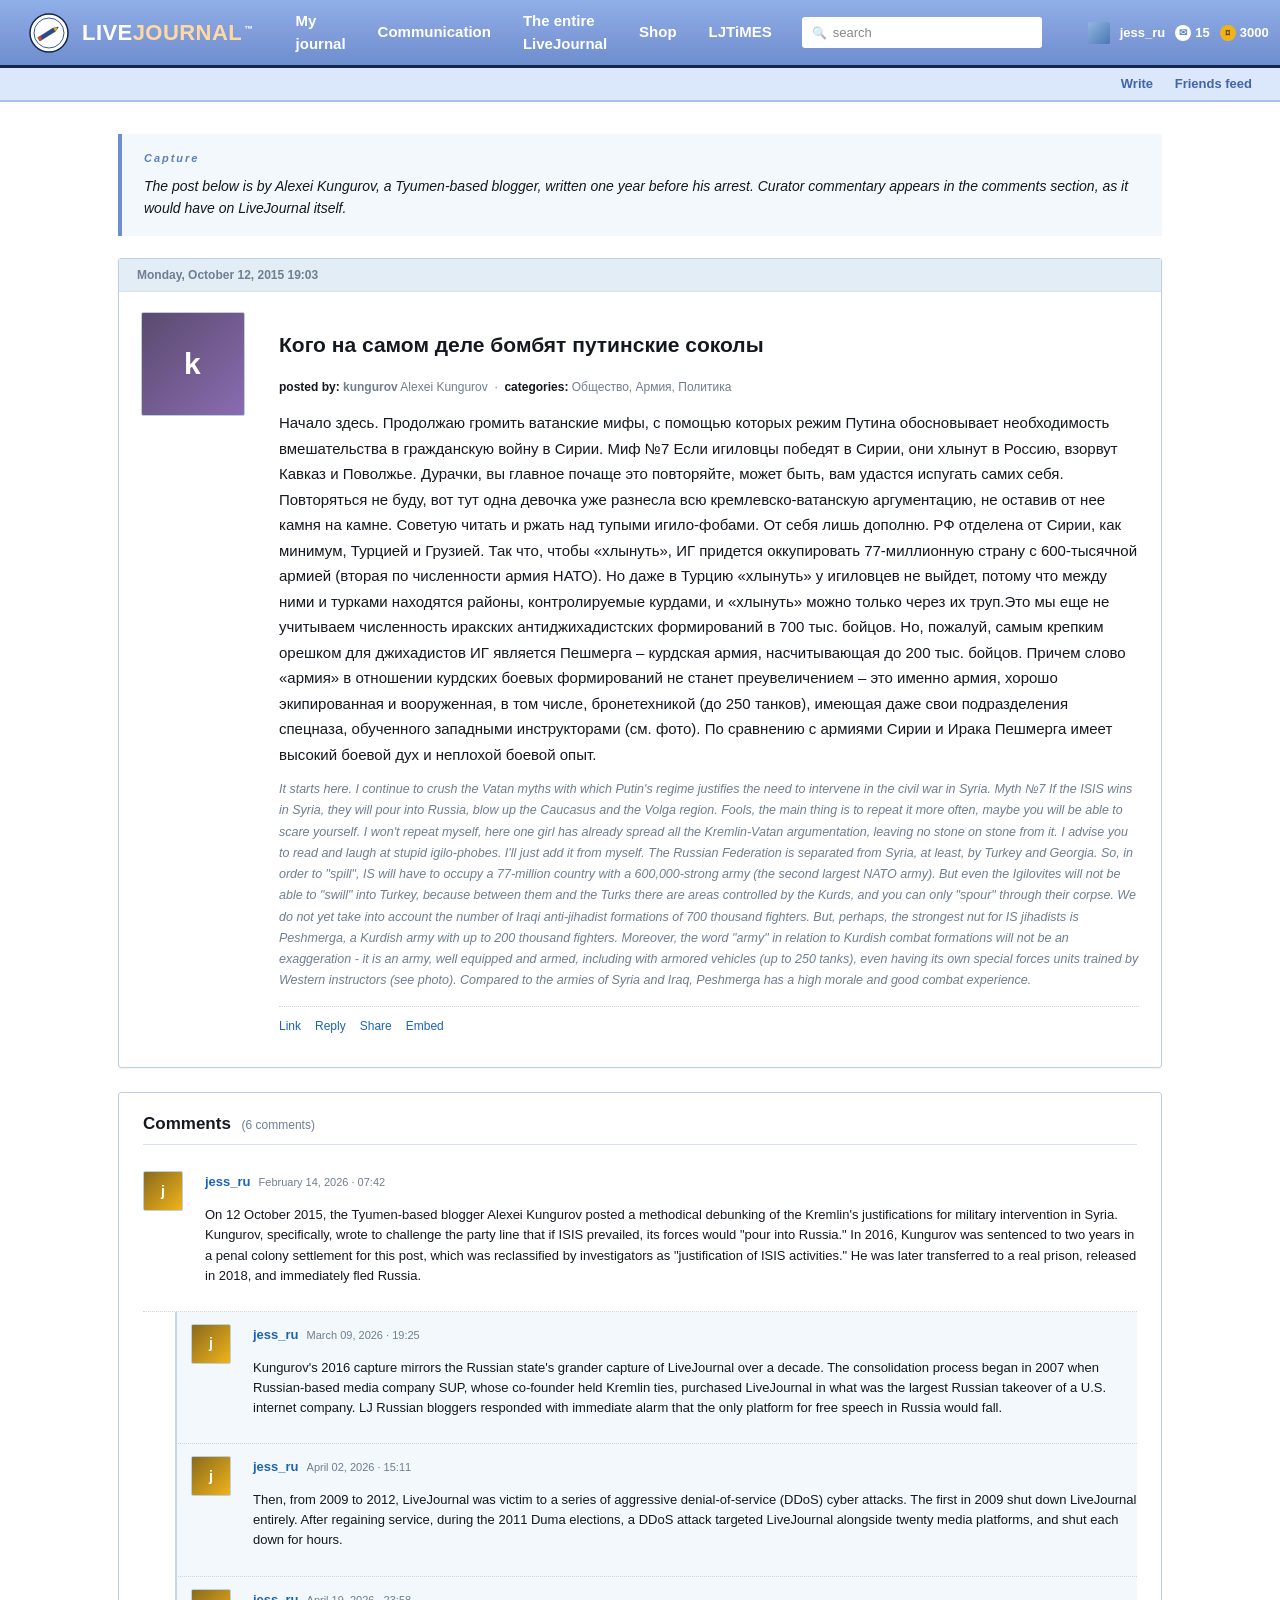
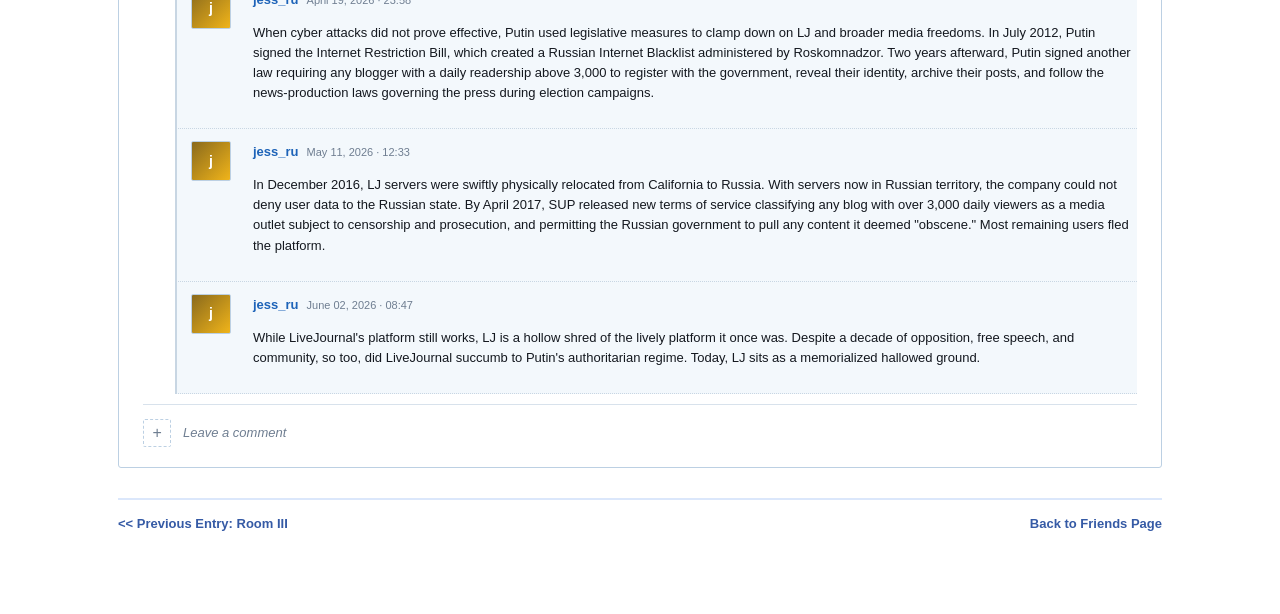
<file: room4.html>
<!DOCTYPE html>
<html lang="en">
<head>
<meta charset="UTF-8" />
<meta name="viewport" content="width=device-width, initial-scale=1.0" />
<title>Room IV: Capture</title>
<link rel="stylesheet" href="style.css" />
</head>
<body>

<nav class="lj-navbar">
  <a href="index.html" class="logo">
    <svg class="lj-icon" viewBox="0 0 42 42" xmlns="http://www.w3.org/2000/svg">
      <circle cx="21" cy="21" r="19" fill="#ffffff" stroke="#14264c" stroke-width="1.5"/>
      <circle cx="21" cy="21" r="15" fill="none" stroke="#355aa5" stroke-width="1"/>
      <g transform="rotate(-32 21 21)">
        <rect x="9" y="19" width="18" height="4" fill="#2a4a8d" stroke="#14264c" stroke-width="0.4"/>
        <rect x="9" y="19" width="3" height="4" fill="#c84d24"/>
        <polygon points="27,19 32,21 27,23" fill="#f0b41a" stroke="#14264c" stroke-width="0.4"/>
        <polygon points="30.5,20.2 32,21 30.5,21.8" fill="#3a2a14"/>
      </g>
    </svg>
    <span class="lj-wordmark">LIVE<span class="zhzh">JOURNAL</span><sup>™</sup></span>
  </a>
  <a href="index.html" class="nav-link">My journal</a>
  <a href="#" class="nav-link">Communication</a>
  <a href="#" class="nav-link">The entire LiveJournal</a>
  <a href="#" class="nav-link">Shop</a>
  <a href="#" class="nav-link">LJTiMES</a>
  <div class="search">search</div>
  <div class="user-chip">
    <span class="avatar"></span>
    <span class="username">jess_ru</span>
    <span class="badge"><span class="icon-mail">✉</span>15</span>
    <span class="badge"><span class="icon-coin">¤</span>3000</span>
    <a href="#" class="exit-link">exit</a>
  </div>
</nav>
<div class="lj-subnav">
  <a href="#">Write</a>
  <a href="index.html">Friends feed</a>
</div>

<main class="page">

  <div class="curator-note">
    <p class="room-label">Capture</p>
    <p>The post below is by Alexei Kungurov, a Tyumen-based blogger, written one year before his arrest. Curator commentary appears in the comments section, as it would have on LiveJournal itself.</p>
  </div>

  <article class="entry">
    <div class="entry-date-bar">Monday, October 12, 2015 19:03</div>
    <div class="entry-body">
      <div class="userpic up4">k</div>
      <div class="entry-content">
        <h1>Кого на самом деле бомбят путинские соколы</h1>
        <p class="entry-meta">
          <span class="label">posted by:</span> <strong>kungurov</strong> Alexei Kungurov &nbsp;·&nbsp;
          <span class="label">categories:</span> Общество, Армия, Политика
        </p>
        <div class="entry-text">
          <p>Начало здесь. Продолжаю громить ватанские мифы, с помощью которых режим Путина обосновывает необходимость вмешательства в гражданскую войну в Сирии. Миф №7 Если игиловцы победят в Сирии, они хлынут в Россию, взорвут Кавказ и Поволжье. Дурачки, вы главное почаще это повторяйте, может быть, вам удастся испугать самих себя. Повторяться не буду, вот тут одна девочка уже разнесла всю кремлевско-ватанскую аргументацию, не оставив от нее камня на камне. Советую читать и ржать над тупыми игило-фобами. От себя лишь дополню. РФ отделена от Сирии, как минимум, Турцией и Грузией. Так что, чтобы «хлынуть», ИГ придется оккупировать 77-миллионную страну с 600-тысячной армией (вторая по численности армия НАТО). Но даже в Турцию «хлынуть» у игиловцев не выйдет, потому что между ними и турками находятся районы, контролируемые курдами, и «хлынуть» можно только через их труп.Это мы еще не учитываем численность иракских антиджихадистских формирований в 700 тыс. бойцов. Но, пожалуй, самым крепким орешком для джихадистов ИГ является Пешмерга – курдская армия, насчитывающая до 200 тыс. бойцов. Причем слово «армия» в отношении курдских боевых формирований не станет преувеличением – это именно армия, хорошо экипированная и вооруженная, в том числе, бронетехникой (до 250 танков), имеющая даже свои подразделения спецназа, обученного западными инструкторами (см. фото). По сравнению с армиями Сирии и Ирака Пешмерга имеет высокий боевой дух и неплохой боевой опыт.</p>
          <div class="translation">
            <p>It starts here. I continue to crush the Vatan myths with which Putin's regime justifies the need to intervene in the civil war in Syria. Myth №7 If the ISIS wins in Syria, they will pour into Russia, blow up the Caucasus and the Volga region. Fools, the main thing is to repeat it more often, maybe you will be able to scare yourself. I won't repeat myself, here one girl has already spread all the Kremlin-Vatan argumentation, leaving no stone on stone from it. I advise you to read and laugh at stupid igilo-phobes. I'll just add it from myself. The Russian Federation is separated from Syria, at least, by Turkey and Georgia. So, in order to "spill", IS will have to occupy a 77-million country with a 600,000-strong army (the second largest NATO army). But even the Igilovites will not be able to "swill" into Turkey, because between them and the Turks there are areas controlled by the Kurds, and you can only "spour" through their corpse. We do not yet take into account the number of Iraqi anti-jihadist formations of 700 thousand fighters. But, perhaps, the strongest nut for IS jihadists is Peshmerga, a Kurdish army with up to 200 thousand fighters. Moreover, the word "army" in relation to Kurdish combat formations will not be an exaggeration - it is an army, well equipped and armed, including with armored vehicles (up to 250 tanks), even having its own special forces units trained by Western instructors (see photo). Compared to the armies of Syria and Iraq, Peshmerga has a high morale and good combat experience.</p>
          </div>
        </div>
        <p class="entry-actions">
          <a href="#">Link</a>
          <a href="#">Reply</a>
          <a href="#">Share</a>
          <a href="#">Embed</a>
        </p>
      </div>
    </div>
  </article>

  <section class="comments">
    <h3>Comments <span class="comment-count">(6 comments)</span></h3>

    <div class="comment">
      <div class="mini-pic" style="background: linear-gradient(135deg,#8a6a1c,#f0b41a);">j</div>
      <div>
        <div><span class="who">jess_ru</span><span class="when">February 14, 2026 · 07:42</span></div>
        <div class="body">
          <p>On 12 October 2015, the Tyumen-based blogger Alexei Kungurov posted a methodical debunking of the Kremlin's justifications for military intervention in Syria. Kungurov, specifically, wrote to challenge the party line that if ISIS prevailed, its forces would "pour into Russia."  In 2016, Kungurov was sentenced to two years in a penal colony settlement for this post, which was reclassified by investigators as "justification of ISIS activities." He was later transferred to a real prison, released in 2018, and immediately fled Russia.</p>
        </div>
      </div>
    </div>

    <div class="comment reply">
      <div class="mini-pic" style="background: linear-gradient(135deg,#8a6a1c,#f0b41a);">j</div>
      <div>
        <div><span class="who">jess_ru</span><span class="when">March 09, 2026 · 19:25</span></div>
        <div class="body">
          <p>Kungurov's 2016 capture mirrors the Russian state's grander capture of LiveJournal over a decade. The consolidation process began in 2007 when Russian-based media company SUP, whose co-founder held Kremlin ties, purchased LiveJournal in what was the largest Russian takeover of a U.S. internet company. LJ Russian bloggers responded with immediate alarm that the only platform for free speech in Russia would fall.</p>
        </div>
      </div>
    </div>

    <div class="comment reply">
      <div class="mini-pic" style="background: linear-gradient(135deg,#8a6a1c,#f0b41a);">j</div>
      <div>
        <div><span class="who">jess_ru</span><span class="when">April 02, 2026 · 15:11</span></div>
        <div class="body">
          <p>Then, from 2009 to 2012, LiveJournal was victim to a series of aggressive denial-of-service (DDoS) cyber attacks. The first in 2009 shut down LiveJournal entirely. After regaining service, during the 2011 Duma elections, a DDoS attack targeted LiveJournal alongside twenty media platforms, and shut each down for hours.</p>
        </div>
      </div>
    </div>

    <div class="comment reply">
      <div class="mini-pic" style="background: linear-gradient(135deg,#8a6a1c,#f0b41a);">j</div>
      <div>
        <div><span class="who">jess_ru</span><span class="when">April 19, 2026 · 23:58</span></div>
        <div class="body">
          <p>When cyber attacks did not prove effective, Putin used legislative measures to clamp down on LJ and broader media freedoms. In July 2012, Putin signed the Internet Restriction Bill, which created a Russian Internet Blacklist administered by Roskomnadzor. Two years afterward, Putin signed another law requiring any blogger with a daily readership above 3,000 to register with the government, reveal their identity, archive their posts, and follow the news-production laws governing the press during election campaigns.</p>
        </div>
      </div>
    </div>

    <div class="comment reply">
      <div class="mini-pic" style="background: linear-gradient(135deg,#8a6a1c,#f0b41a);">j</div>
      <div>
        <div><span class="who">jess_ru</span><span class="when">May 11, 2026 · 12:33</span></div>
        <div class="body">
          <p>In December 2016, LJ servers were swiftly physically relocated from California to Russia. With servers now in Russian territory, the company could not deny user data to the Russian state. By April 2017, SUP released new terms of service classifying any blog with over 3,000 daily viewers as a media outlet subject to censorship and prosecution, and permitting the Russian government to pull any content it deemed "obscene." Most remaining users fled the platform.</p>
        </div>
      </div>
    </div>

    <div class="comment reply">
      <div class="mini-pic" style="background: linear-gradient(135deg,#8a6a1c,#f0b41a);">j</div>
      <div>
        <div><span class="who">jess_ru</span><span class="when">June 02, 2026 · 08:47</span></div>
        <div class="body">
          <p>While LiveJournal's platform still works, LJ is a hollow shred of the lively platform it once was. Despite a decade of opposition, free speech, and community, so too, did LiveJournal succumb to Putin's authoritarian regime. Today, LJ sits as a memorialized hallowed ground.</p>
        </div>
      </div>
    </div>

    <div class="leave-comment">
      <div class="stub-pic">+</div>
      <span>Leave a comment</span>
    </div>
  </section>

  <nav class="entry-navigation">
    <a href="room-3-public-square.html">&lt;&lt; Previous Entry: Room III</a>
    <a href="index.html">Back to Friends Page</a>
  </nav>

</main>

</body>
</html>
</file>
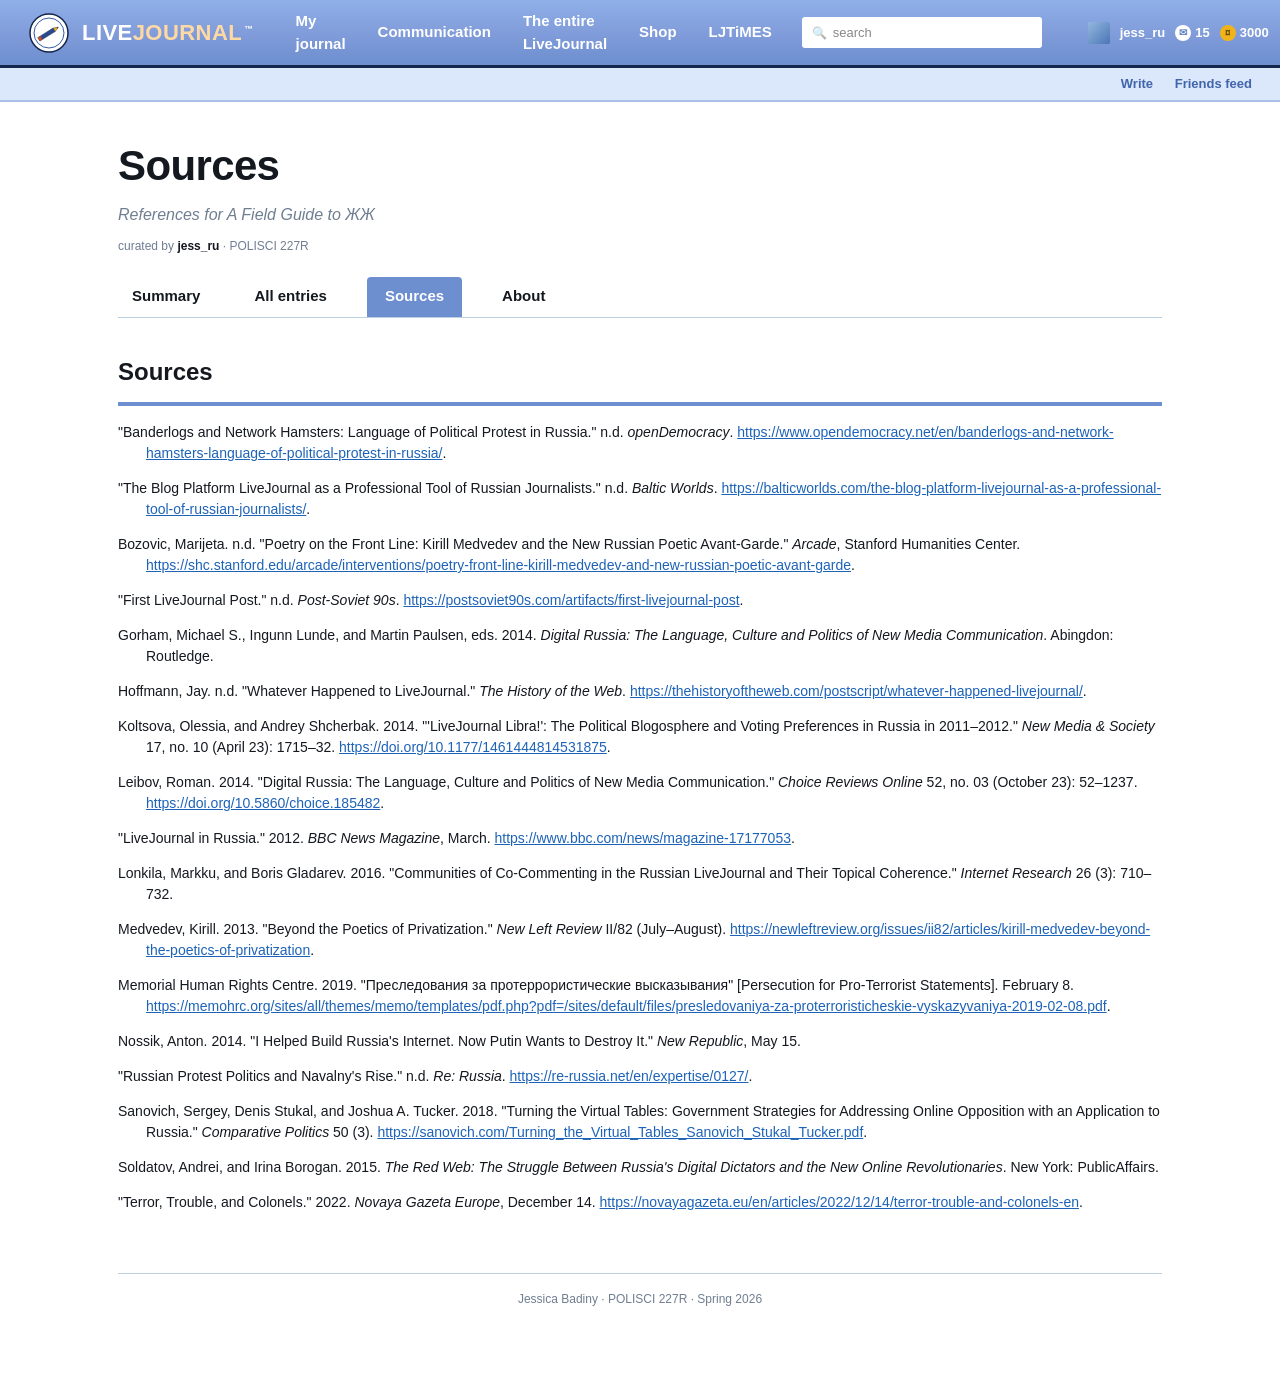
<file: sources.html>
<!DOCTYPE html>
<html lang="en">
<head>
<meta charset="UTF-8" />
<meta name="viewport" content="width=device-width, initial-scale=1.0" />
<title>Sources — A Field Guide to ЖЖ</title>
<link rel="stylesheet" href="style.css" />
</head>
<body>
<nav class="lj-navbar">
  <a href="index.html" class="logo">
    <svg class="lj-icon" viewBox="0 0 42 42" xmlns="http://www.w3.org/2000/svg">
      <circle cx="21" cy="21" r="19" fill="#ffffff" stroke="#14264c" stroke-width="1.5"/>
      <circle cx="21" cy="21" r="15" fill="none" stroke="#355aa5" stroke-width="1"/>
      <g transform="rotate(-32 21 21)">
        <rect x="9" y="19" width="18" height="4" fill="#2a4a8d" stroke="#14264c" stroke-width="0.4"/>
        <rect x="9" y="19" width="3" height="4" fill="#c84d24"/>
        <polygon points="27,19 32,21 27,23" fill="#f0b41a" stroke="#14264c" stroke-width="0.4"/>
        <polygon points="30.5,20.2 32,21 30.5,21.8" fill="#3a2a14"/>
      </g>
    </svg>
    <span class="lj-wordmark">LIVE<span class="zhzh">JOURNAL</span><sup>™</sup></span>
  </a>
  <a href="index.html" class="nav-link">My journal</a>
  <a href="#" class="nav-link">Communication</a>
  <a href="#" class="nav-link">The entire LiveJournal</a>
  <a href="#" class="nav-link">Shop</a>
  <a href="#" class="nav-link">LJTiMES</a>
  <div class="search">search</div>
  <div class="user-chip">
    <span class="avatar"></span>
    <span class="username">jess_ru</span>
    <span class="badge"><span class="icon-mail">✉</span>15</span>
    <span class="badge"><span class="icon-coin">¤</span>3000</span>
    <a href="#" class="exit-link">exit</a>
  </div>
</nav>
<div class="lj-subnav">
  <a href="#">Write</a>
  <a href="index.html">Friends feed</a>
</div>
<main class="page">
  <h1 class="page-title">Sources</h1>
  <p class="page-subtitle">References for A Field Guide to ЖЖ</p>
  <p class="curator-line">curated by <strong>jess_ru</strong> · POLISCI 227R</p>
  <div class="page-tabs">
    <a href="index.html">Summary</a>
    <a href="index.html">All entries</a>
    <a href="sources.html" class="active">Sources</a>
    <a href="about.html">About</a>
  </div>

  <section class="top-stories-section">
    <h2 class="section-header">Sources</h2>
    <ul class="sources-list" style="list-style:none; padding-left:0;">
      <li style="padding-left:2em; text-indent:-2em; margin-bottom:14px;">"Banderlogs and Network Hamsters: Language of Political Protest in Russia." n.d. <em>openDemocracy</em>. <a href="https://www.opendemocracy.net/en/banderlogs-and-network-hamsters-language-of-political-protest-in-russia/" target="_blank">https://www.opendemocracy.net/en/banderlogs-and-network-hamsters-language-of-political-protest-in-russia/</a>.</li>
      <li style="padding-left:2em; text-indent:-2em; margin-bottom:14px;">"The Blog Platform LiveJournal as a Professional Tool of Russian Journalists." n.d. <em>Baltic Worlds</em>. <a href="https://balticworlds.com/the-blog-platform-livejournal-as-a-professional-tool-of-russian-journalists/" target="_blank">https://balticworlds.com/the-blog-platform-livejournal-as-a-professional-tool-of-russian-journalists/</a>.</li>
      <li style="padding-left:2em; text-indent:-2em; margin-bottom:14px;">Bozovic, Marijeta. n.d. "Poetry on the Front Line: Kirill Medvedev and the New Russian Poetic Avant-Garde." <em>Arcade</em>, Stanford Humanities Center. <a href="https://shc.stanford.edu/arcade/interventions/poetry-front-line-kirill-medvedev-and-new-russian-poetic-avant-garde" target="_blank">https://shc.stanford.edu/arcade/interventions/poetry-front-line-kirill-medvedev-and-new-russian-poetic-avant-garde</a>.</li>
      <li style="padding-left:2em; text-indent:-2em; margin-bottom:14px;">"First LiveJournal Post." n.d. <em>Post-Soviet 90s</em>. <a href="https://postsoviet90s.com/artifacts/first-livejournal-post" target="_blank">https://postsoviet90s.com/artifacts/first-livejournal-post</a>.</li>
      <li style="padding-left:2em; text-indent:-2em; margin-bottom:14px;">Gorham, Michael S., Ingunn Lunde, and Martin Paulsen, eds. 2014. <em>Digital Russia: The Language, Culture and Politics of New Media Communication</em>. Abingdon: Routledge.</li>
      <li style="padding-left:2em; text-indent:-2em; margin-bottom:14px;">Hoffmann, Jay. n.d. "Whatever Happened to LiveJournal." <em>The History of the Web</em>. <a href="https://thehistoryoftheweb.com/postscript/whatever-happened-livejournal/" target="_blank">https://thehistoryoftheweb.com/postscript/whatever-happened-livejournal/</a>.</li>
      <li style="padding-left:2em; text-indent:-2em; margin-bottom:14px;">Koltsova, Olessia, and Andrey Shcherbak. 2014. "'LiveJournal Libra!': The Political Blogosphere and Voting Preferences in Russia in 2011–2012." <em>New Media &amp; Society</em> 17, no. 10 (April 23): 1715–32. <a href="https://doi.org/10.1177/1461444814531875" target="_blank">https://doi.org/10.1177/1461444814531875</a>.</li>
      <li style="padding-left:2em; text-indent:-2em; margin-bottom:14px;">Leibov, Roman. 2014. "Digital Russia: The Language, Culture and Politics of New Media Communication." <em>Choice Reviews Online</em> 52, no. 03 (October 23): 52–1237. <a href="https://doi.org/10.5860/choice.185482" target="_blank">https://doi.org/10.5860/choice.185482</a>.</li>
      <li style="padding-left:2em; text-indent:-2em; margin-bottom:14px;">"LiveJournal in Russia." 2012. <em>BBC News Magazine</em>, March. <a href="https://www.bbc.com/news/magazine-17177053" target="_blank">https://www.bbc.com/news/magazine-17177053</a>.</li>
      <li style="padding-left:2em; text-indent:-2em; margin-bottom:14px;">Lonkila, Markku, and Boris Gladarev. 2016. "Communities of Co-Commenting in the Russian LiveJournal and Their Topical Coherence." <em>Internet Research</em> 26 (3): 710–732.</li>
      <li style="padding-left:2em; text-indent:-2em; margin-bottom:14px;">Medvedev, Kirill. 2013. "Beyond the Poetics of Privatization." <em>New Left Review</em> II/82 (July–August). <a href="https://newleftreview.org/issues/ii82/articles/kirill-medvedev-beyond-the-poetics-of-privatization" target="_blank">https://newleftreview.org/issues/ii82/articles/kirill-medvedev-beyond-the-poetics-of-privatization</a>.</li>
      <li style="padding-left:2em; text-indent:-2em; margin-bottom:14px;">Memorial Human Rights Centre. 2019. "Преследования за протеррористические высказывания" [Persecution for Pro-Terrorist Statements]. February 8. <a href="https://memohrc.org/sites/all/themes/memo/templates/pdf.php?pdf=/sites/default/files/presledovaniya-za-proterroristicheskie-vyskazyvaniya-2019-02-08.pdf" target="_blank">https://memohrc.org/sites/all/themes/memo/templates/pdf.php?pdf=/sites/default/files/presledovaniya-za-proterroristicheskie-vyskazyvaniya-2019-02-08.pdf</a>.</li>
      <li style="padding-left:2em; text-indent:-2em; margin-bottom:14px;">Nossik, Anton. 2014. "I Helped Build Russia's Internet. Now Putin Wants to Destroy It." <em>New Republic</em>, May 15.</li>
      <li style="padding-left:2em; text-indent:-2em; margin-bottom:14px;">"Russian Protest Politics and Navalny's Rise." n.d. <em>Re: Russia</em>. <a href="https://re-russia.net/en/expertise/0127/" target="_blank">https://re-russia.net/en/expertise/0127/</a>.</li>
      <li style="padding-left:2em; text-indent:-2em; margin-bottom:14px;">Sanovich, Sergey, Denis Stukal, and Joshua A. Tucker. 2018. "Turning the Virtual Tables: Government Strategies for Addressing Online Opposition with an Application to Russia." <em>Comparative Politics</em> 50 (3). <a href="https://sanovich.com/Turning_the_Virtual_Tables_Sanovich_Stukal_Tucker.pdf" target="_blank">https://sanovich.com/Turning_the_Virtual_Tables_Sanovich_Stukal_Tucker.pdf</a>.</li>
      <li style="padding-left:2em; text-indent:-2em; margin-bottom:14px;">Soldatov, Andrei, and Irina Borogan. 2015. <em>The Red Web: The Struggle Between Russia's Digital Dictators and the New Online Revolutionaries</em>. New York: PublicAffairs.</li>
      <li style="padding-left:2em; text-indent:-2em; margin-bottom:14px;">"Terror, Trouble, and Colonels." 2022. <em>Novaya Gazeta Europe</em>, December 14. <a href="https://novayagazeta.eu/en/articles/2022/12/14/terror-trouble-and-colonels-en" target="_blank">https://novayagazeta.eu/en/articles/2022/12/14/terror-trouble-and-colonels-en</a>.</li>
    </ul>
  </section>

  <p class="footer">
    Jessica Badiny · POLISCI 227R · Spring 2026
  </p>
</main>
</body>
</html>
</file>
<file: style.css>
/* Shared styles — A Field Guide to ЖЖ
   Visual direction: late-2000s LiveJournal redesign (Art. Lebedev Studio era):
   navy gradient header, LIVEJOURNAL wordmark + pencil-circle icon, light blue
   body, bold sans navigation, tab row under page title, white user chip. */

:root {
  /* Palette */
  --paper: #ffffff;          /* white body background */
  --paper-soft: #f3f8fc;
  --card: #ffffff;
  --nav-top: #7f9bd9;        /* light blue gradient — top */
  --nav-mid: #6d8ecf;        /* light blue gradient — mid */
  --nav-bot: #5c7fc2;        /* light blue gradient — bottom */
  --nav-edge: #14264c;
  --strip: #e3edf6;
  --rule: #bcd0e3;
  --rule-soft: #d8e2ec;
  --rule-dotted: #c8d6e3;
  --link: #1d63b8;
  --link-hover: #2d7ad9;
  --link-visited: #553388;
  --ink: #14181f;
  --muted: #6f7e91;
  --accent: #c84d24;         /* warm coral accent (banner/coin) */
  --gold: #f0b41a;           /* yellow coin */
  --warm-paper: #f5f1e8;
}

* { box-sizing: border-box; }
html, body { margin: 0; padding: 0; }
body {
  background: var(--paper);
  color: var(--ink);
  font-family: Arial, Helvetica, sans-serif;
  font-size: 14px;
  line-height: 1.5;
  -webkit-font-smoothing: antialiased;
  -moz-osx-font-smoothing: grayscale;
}

/* Force Arial site-wide */
h1,
h2,
h3,
h4,
h5,
h6,
p,
a,
span,
div {
    font-family: Arial, Helvetica, sans-serif;
}

a { color: var(--link); text-decoration: underline; }
a:hover { color: var(--link-hover); }
a:visited { color: var(--link-visited); }

/* ===================== TOP NAVBAR ===================== */
.lj-navbar {
  background: linear-gradient(
      to bottom,
      #8fb0e8 0%,
      #7f9bd9 55%,
      #6d8ecf 100%
  );
  color: #fff;
  padding: 0 28px;
  display: flex;
  align-items: center;
  gap: 28px;
  font-size: 15px;
  border-bottom: 3px solid var(--nav-edge);
  min-height: 68px;
  letter-spacing: 0;
}

/* Logo block: pencil-in-circle icon + LIVEJOURNAL wordmark */
.lj-navbar .logo {
  display: flex;
  align-items: center;
  gap: 12px;
  margin-right: 12px;
  text-decoration: none;
  color: #fff;
}
.lj-navbar .lj-icon {
  width: 42px;
  height: 42px;
  flex-shrink: 0;
}
.lj-navbar .lj-wordmark {
  font-family: Arial, Helvetica, sans-serif;
  font-weight: 900;
  font-size: 22px;
  letter-spacing: 0.02em;
  color: #fff;
}
.lj-navbar .lj-wordmark sup {
  font-size: 9px;
  font-weight: 700;
  vertical-align: super;
  margin-left: 2px;
}
.lj-navbar .zhzh { color: #ffd9a3; }

/* Nav links */
.lj-navbar a.nav-link {
  color: #fff;
  text-decoration: none;
  font-weight: 700;
  font-size: 15px;
  padding: 6px 2px;
}
.lj-navbar a.nav-link:hover { text-decoration: underline; }

/* Search box */
.lj-navbar .search {
  margin-left: auto;
  display: flex;
  align-items: center;
  background: #fff;
  border-radius: 3px;
  padding: 6px 10px;
  min-width: 240px;
  color: #888;
  font-size: 13px;
}
.lj-navbar .search::before {
  content: "🔍";
  margin-right: 6px;
  opacity: 0.55;
  font-size: 12px;
}

/* User chip on the far right */
.lj-navbar .user-chip {
  display: flex;
  align-items: center;
  gap: 10px;
  margin-left: 18px;
  font-size: 13px;
}
.lj-navbar .user-chip .avatar {
  width: 22px;
  height: 22px;
  border-radius: 2px;
  background: linear-gradient(135deg, #93b7df 0%, #4a76b5 100%);
  display: inline-block;
}
.lj-navbar .user-chip .username {
  color: #fff;
  font-weight: 700;
}
.lj-navbar .user-chip .badge {
  display: inline-flex;
  align-items: center;
  gap: 4px;
  color: #fff;
  font-weight: 700;
}
.lj-navbar .user-chip .badge .icon-mail,
.lj-navbar .user-chip .badge .icon-coin {
  width: 16px;
  height: 16px;
  display: inline-block;
  border-radius: 50%;
}
.lj-navbar .user-chip .badge .icon-mail {
  background: #fff;
  color: var(--nav-bot);
  font-size: 10px;
  text-align: center;
  line-height: 16px;
  font-weight: 900;
}
.lj-navbar .user-chip .badge .icon-coin {
  background: var(--gold);
  color: #6a4a00;
  font-size: 10px;
  text-align: center;
  line-height: 16px;
  font-weight: 900;
}
.lj-navbar .user-chip a.exit-link {
  color: #fff;
  margin-left: 8px;
  text-decoration: none;
  opacity: 0.85;
}
.lj-navbar .user-chip a.exit-link:hover { text-decoration: underline; }

/* Sub-row under the navbar with "Write / Friends feed" */
.lj-subnav {
  background: #dbe7fb;
  padding: 6px 28px;
  text-align: right;
  font-size: 13px;
  border-bottom: 2px solid #a9c0ea;
}
.lj-subnav a {
  color: #355aa5;
  text-decoration: none;
  margin-left: 18px;
  font-weight: 600;
  opacity: 0.92;
}
.lj-subnav a:hover { text-decoration: underline; opacity: 1; }

/* ===================== PAGE WRAPPER ===================== */
.page {
  max-width: 1100px;
  margin: 32px auto 80px;
  padding: 0 28px;
}

/* Page title block */
.page-title {
  font-family: Arial, Helvetica, sans-serif;
  font-size: 42px;
  font-weight: 900;
  margin: 12px 0 6px;
  letter-spacing: -0.015em;
  color: var(--ink);
}
.page-title .zhzh { color: var(--ink); }
.page-subtitle {
  color: var(--muted);
  font-style: italic;
  margin: 0 0 10px;
  font-size: 16px;
  font-family: Arial, Helvetica, sans-serif;
}
.curator-line {
  font-size: 12px;
  color: var(--muted);
  margin: 0 0 22px;
}
.curator-line strong { color: var(--ink); font-weight: 700; }

/* Tab row — "Summary / The Big Year / Updates from friends / Shop" */
.page-tabs {
  display: flex;
  gap: 26px;
  align-items: center;
  margin: 18px 0 28px;
  border-bottom: 1px solid var(--rule);
  padding-bottom: 0;
}
.page-tabs a {
  display: inline-block;
  padding: 8px 14px;
  font-size: 15px;
  font-weight: 700;
  color: var(--ink);
  text-decoration: none;
  border-bottom: 2px solid transparent;
}
.page-tabs a.active {
  background: var(--nav-mid);
  color: #fff;
  border-radius: 4px 4px 0 0;
  padding: 8px 18px;
}
.page-tabs a:not(.active):hover {
  border-bottom: 2px solid var(--nav-mid);
}

.note-strip {
  background: #fff8e1;
  border: 1px solid #e6d59a;
  border-left: 3px solid var(--accent);
  padding: 12px 16px;
  font-size: 13px;
  color: #5a4a1a;
  margin-bottom: 28px;
  font-family: Arial, Helvetica, sans-serif;
}

/* ===================== TOP STORIES (homepage) ===================== */
.section-header {
  font-size: 24px;
  font-weight: 900;
  margin: 36px 0 16px;
  color: var(--ink);
  border-bottom: 4px solid #6d8ecf;
  padding-bottom: 12px;
}
.section-subtitle {
    display: block;
    font-size: 0.5em;
    font-weight: normal;
    color: #5c7fc2;
    margin-top: 4px;
}
.top-stories-section { margin-bottom: 24px; }
.top-story {
  padding: 18px 0 22px;
  border-bottom: 3px solid #dbe7fb;
}
.top-story:last-child { border-bottom: none; padding-bottom: 8px; }
.top-story h3 {
  font-family: Arial, Helvetica, sans-serif;
  font-size: 22px;
  font-weight: 900;
  margin: 0 0 6px;
  letter-spacing: -0.01em;
  line-height: 1.25;
}
.top-story h3 a { color: var(--link); text-decoration: none; }
.top-story h3 a:hover { text-decoration: underline; color: var(--link-hover); }
.top-story .byline {
  font-size: 13px;
  color: var(--muted);
  margin: 0 0 10px;
  display: flex;
  align-items: center;
  gap: 8px;
  flex-wrap: wrap;
}
.top-story .byline .userpic-mini {
  display: inline-block;
  width: 22px;
  height: 22px;
  border: 1px solid var(--rule);
  border-radius: 2px;
  background: linear-gradient(135deg, #355aa5 0%, #6e93cc 100%);
  flex-shrink: 0;
}
.top-story .byline .username {
  color: var(--link);
  font-weight: 700;
  text-decoration: none;
}
.top-story .byline .username:hover { text-decoration: underline; }
.top-story .byline .real-name { color: var(--muted); }
.top-story .preview {
  font-family: Arial, Helvetica, sans-serif;
  font-size: 15px;
  line-height: 1.6;
  margin: 0;
  color: var(--ink);
}
.top-story .preview .ru-title {
  font-weight: 700;
  display: block;
  margin-bottom: 4px;
}
.top-story .preview .ru-text {
  display: block;
  margin-bottom: 6px;
}
.top-story .preview .en {
  display: block;
  color: var(--muted);
  font-style: italic;
  font-size: 13px;
}

/* jess_ru's curator-post entry on homepage */
.userpic.up-curator {
  background: linear-gradient(135deg, #8a6a1c 0%, #f0b41a 100%);
  font-family: Arial, Helvetica, sans-serif;
}
.curator-post {
    margin-top: 40px;
}
.curator-post .entry {
    margin-bottom: 0;
    border: 1px solid #a9c0ea;
}
.curator-post .entry-date-bar {
    background: #dbe7fb;
    color: #355aa5;
    font-weight: bold;
    border-bottom: 2px solid #a9c0ea;
}
.curator-post .entry-content h2 {
    color: #355aa5;
}
.curator-post .entry-actions {
    border-top: 2px solid #dbe7fb;
}
.curator-post .entry-content .body-prose p {
  font-family: Arial, Helvetica, sans-serif;
  font-size: 14.5px;
  line-height: 1.7;
  margin: 0 0 14px;
}
.curator-post .entry-content .body-prose .rooms-inset {
  background: var(--paper-soft);
  border-left: 3px solid var(--nav-mid);
  padding: 14px 18px;
  margin: 14px 0;
  font-family: Arial, Helvetica, sans-serif;
  font-size: 14px;
  line-height: 1.6;
}
.curator-post .entry-content .body-prose .rooms-inset .room-item { margin-bottom: 8px; }
.curator-post .entry-content .body-prose .rooms-inset .room-item:last-child { margin-bottom: 0; }
.curator-post .entry-content .body-prose .rooms-inset .room-item strong {
  font-family: Arial, Helvetica, sans-serif;
  font-weight: 800;
  color: var(--link);
  margin-right: 4px;
}

/* Extended abstract section on the landing page */
.abstract {
  background: var(--card);
  border: 1px solid var(--rule);
  border-radius: 3px;
  padding: 28px 34px 30px;
  margin: 8px 0 32px;
  box-shadow: 0 1px 2px rgba(20, 38, 76, 0.05);
}
.abstract h2 {
  font-family: Arial, Helvetica, sans-serif;
  font-size: 22px;
  font-weight: 900;
  margin: 0 0 16px;
  letter-spacing: -0.01em;
  color: var(--ink);
  border-bottom: 1px solid var(--rule-soft);
  padding-bottom: 10px;
}
.abstract p {
  font-family: Arial, Helvetica, sans-serif;
  font-size: 15px;
  line-height: 1.7;
  color: var(--ink);
  margin: 0 0 14px;
}
.abstract .rooms-list {
  background: var(--paper-soft);
  border-left: 3px solid var(--nav-mid);
  padding: 16px 22px;
  margin: 18px 0;
  font-family: Arial, Helvetica, sans-serif;
  font-size: 14.5px;
  line-height: 1.6;
}
.abstract .rooms-list .room-item { margin-bottom: 10px; }
.abstract .rooms-list .room-item:last-child { margin-bottom: 0; }
.abstract .rooms-list .room-item strong {
  font-family: Arial, Helvetica, sans-serif;
  font-weight: 800;
  color: var(--link);
  display: inline-block;
  margin-right: 4px;
}

.archive-label {
  font-size: 11px;
  color: var(--muted);
  text-transform: uppercase;
  letter-spacing: 0.18em;
  border-bottom: 1px solid var(--rule);
  padding-bottom: 6px;
  margin: 32px 0 18px;
  font-weight: 700;
}

/* ===================== ENTRY CARDS ===================== */
.entry {
  background: var(--card);
  border: 1px solid var(--rule);
  margin-bottom: 22px;
  border-radius: 3px;
  box-shadow: 0 1px 2px rgba(20, 38, 76, 0.05);
}
.entry-date-bar {
  background: var(--strip);
  padding: 7px 18px;
  font-size: 12px;
  color: var(--muted);
  border-bottom: 1px solid var(--rule-soft);
  font-weight: 600;
}
.entry-body {
  display: grid;
  grid-template-columns: 120px 1fr;
  gap: 18px;
  padding: 20px 22px;
}
.userpic {
  width: 104px;
  height: 104px;
  border: 1px solid var(--rule);
  border-radius: 2px;
  display: flex;
  align-items: center;
  justify-content: center;
  font-family: Arial, Helvetica, sans-serif;
  font-size: 30px;
  font-weight: bold;
  color: #fff;
  letter-spacing: 0.04em;
}
.userpic.up1 { background: linear-gradient(135deg, #7a2415 0%, #b53d20 100%); }
.userpic.up2 { background: linear-gradient(135deg, #355aa5 0%, #6e93cc 100%); }
.userpic.up3 { background: linear-gradient(135deg, #3e6b3e 0%, #6b9a52 100%); }
.userpic.up4 { background: linear-gradient(135deg, #5a4a6e 0%, #8a6cb1 100%); }

.entry-content h2 {
  margin: 0 0 6px;
  font-family: Arial, Helvetica, sans-serif;
  font-size: 24px;
  font-weight: 800;
  letter-spacing: -0.01em;
}
.entry-content h2 a { color: var(--link); text-decoration: none; }
.entry-content h2 a:hover { text-decoration: underline; color: var(--link-hover); }
.entry-meta {
  font-size: 12px;
  color: var(--muted);
  margin: 0 0 12px;
}
.entry-meta .label { font-weight: 700; color: var(--ink); }
.entry-preview {
  font-family: Arial, Helvetica, sans-serif;
  font-size: 14.5px;
  line-height: 1.6;
  color: var(--ink);
  margin: 0 0 14px;
}
.entry-actions {
  font-size: 12px;
  color: var(--muted);
  display: flex;
  align-items: center;
  gap: 14px;
  border-top: 1px dotted var(--rule-dotted);
  padding-top: 10px;
}
.entry-actions a { color: var(--link); text-decoration: none; }
.entry-actions a:hover { text-decoration: underline; }
.entry-actions .read-more {
  margin-left: auto;
  font-weight: 700;
}

/* ===================== FOOTER ===================== */
.footer {
  margin-top: 60px;
  padding-top: 16px;
  border-top: 1px solid var(--rule);
  text-align: center;
  font-size: 12px;
  color: var(--muted);
}

/* ===================== ROOM PAGES ===================== */
.entry-full {
  background: var(--card);
  border: 1px solid var(--rule);
  margin-top: 24px;
  border-radius: 3px;
  box-shadow: 0 1px 2px rgba(20, 38, 76, 0.06);
}
.entry-full .entry-header {
  display: grid;
  grid-template-columns: 120px 1fr;
  gap: 18px;
  padding: 22px 22px 0;
}
.entry-full h1 {
  font-family: Arial, Helvetica, sans-serif;
  font-size: 34px;
  margin: 0 0 6px;
  color: var(--link);
  font-weight: 900;
  letter-spacing: -0.015em;
}
.entry-full .meta-row {
  font-size: 12px;
  color: var(--muted);
  margin-bottom: 4px;
}
.entry-full .meta-row .label { color: var(--ink); font-weight: 700; }
.entry-full .tags {
  font-size: 12px;
  color: var(--muted);
  margin-bottom: 18px;
}
.entry-full .tags a { color: var(--link); }
.entry-full .entry-body-area {
  padding: 24px 28px 28px;
  border-top: 1px solid var(--rule-soft);
  margin-top: 16px;
}

/* ===================== INLINE POST RECREATION ===================== */
.curator-note {
    background: #f3f8fc;
    border-left: 4px solid #6d8ecf;
    padding: 16px 22px;
    margin: 24px 0 22px;
    font-family: Arial, Helvetica, sans-serif;
    color: var(--ink);
}
.curator-note .room-label {
    font-size: 11px;
    letter-spacing: 0.18em;
    color: #5c7fc2;
    margin: 0 0 8px;
    font-weight: 900;
}
.curator-note p {
    margin: 0;
    font-size: 14px;
    line-height: 1.6;
    color: var(--ink);
    font-style: italic;
}
.entry-text {
    font-family: Arial, Helvetica, sans-serif;
    font-size: 15px;
    line-height: 1.7;
    margin: 14px 0;
    color: var(--ink);
}
.entry-text p { margin: 0 0 12px; }
.entry-text p:last-child { margin-bottom: 0; }
.entry-text .translation {
    font-style: italic;
    font-size: 12.5px;
    color: var(--muted);
    margin-top: 8px;
}
.entry-text .translation .t-label {
    font-style: normal;
    font-weight: bold;
    color: var(--ink);
    font-size: 11px;
    letter-spacing: 0.1em;
    text-transform: uppercase;
    display: block;
    margin-bottom: 8px;
}
.entry-text .translation p { margin: 0 0 8px; font-size: 12.5px; }
.entry-text .translation p:last-child { margin: 0; }
.entry-text .youtube-stub {
    background: #f5f5f5;
    border: 1px solid var(--rule);
    padding: 18px 24px;
    margin: 14px 0;
    text-align: center;
    font-family: Arial, Helvetica, sans-serif;
    font-size: 13px;
    color: var(--muted);
    font-style: italic;
}
.entry-text .post-link {
    color: var(--link);
    text-decoration: underline;
}
.lj-metadata {
    background: #f5f7fa;
    border: 1px solid var(--rule-soft);
    border-left: 3px solid #6d8ecf;
    padding: 10px 14px;
    margin: 16px 0 14px;
    font-size: 12px;
    color: var(--muted);
}
.lj-metadata p { margin: 4px 0; }
.lj-metadata strong { font-weight: bold; color: var(--ink); }
.comment-count {
    color: var(--muted);
    font-weight: normal;
    font-size: 12px;
    margin-left: 6px;
}
.entry-navigation {
    display: flex;
    justify-content: space-between;
    align-items: center;
    border-top: 2px solid #dbe7fb;
    padding: 14px 0 0;
    margin-top: 30px;
    font-size: 13px;
    gap: 16px;
    flex-wrap: wrap;
}
.entry-navigation a {
    color: #355aa5;
    text-decoration: none;
    font-weight: 600;
}
.entry-navigation a:hover { text-decoration: underline; }

/* ===================== EMBEDDED POST ARTIFACT (unused, kept for fallback) ===================== */
.post-artifact {
  margin: 28px 0 24px;
  padding: 0;
  background: #d8dee5;
  border: 1px solid var(--rule);
  border-radius: 3px;
  box-shadow: 0 1px 3px rgba(20, 38, 76, 0.08);
}
.post-artifact img {
  display: block;
  width: 100%;
  height: auto;
  border-bottom: 1px solid var(--rule);
}
.post-artifact figcaption {
  padding: 12px 16px 14px;
  font-family: Arial, Helvetica, sans-serif;
  font-size: 12.5px;
  color: var(--muted);
  line-height: 1.5;
  background: var(--card);
}
.post-artifact figcaption strong { color: var(--ink); }
.post-artifact figcaption a { color: var(--link); }

/* Author-note (room page top: jess_ru framing the artifact) */
.author-note {
  background: var(--card);
  border: 1px solid var(--rule);
  border-radius: 3px;
  box-shadow: 0 1px 2px rgba(20, 38, 76, 0.05);
  margin-bottom: 18px;
}
.author-note .entry-date-bar {
  background: var(--strip);
  padding: 7px 18px;
  font-size: 12px;
  color: var(--muted);
  border-bottom: 1px solid var(--rule-soft);
  font-weight: 600;
}
.author-note .note-body {
  display: grid;
  grid-template-columns: 76px 1fr;
  gap: 16px;
  padding: 16px 20px 18px;
  align-items: start;
}
.author-note .mini-pic {
  width: 60px;
  height: 60px;
  border: 1px solid var(--rule);
  border-radius: 2px;
  display: flex;
  align-items: center;
  justify-content: center;
  font-family: Arial, Helvetica, sans-serif;
  font-size: 22px;
  font-weight: bold;
  color: #fff;
  background: linear-gradient(135deg, #8a6a1c 0%, #f0b41a 100%);
}
.author-note h1 {
  font-family: Arial, Helvetica, sans-serif;
  font-size: 22px;
  font-weight: 900;
  margin: 0 0 6px;
  color: var(--ink);
  letter-spacing: -0.01em;
  line-height: 1.25;
}
.author-note .who-line {
  font-size: 12px;
  color: var(--muted);
  margin: 0 0 8px;
}
.author-note .who-line strong { color: var(--ink); }
.author-note .frame {
  font-family: Arial, Helvetica, sans-serif;
  font-size: 14px;
  line-height: 1.6;
  margin: 0;
  color: var(--ink);
}

/* "Leave a comment" stub at end of comments thread */
.leave-comment {
  border-top: 1px solid var(--rule-soft);
  margin-top: 10px;
  padding: 14px 0 0;
  display: flex;
  align-items: center;
  gap: 12px;
  color: var(--muted);
  font-size: 13px;
  font-style: italic;
}
.leave-comment .stub-pic {
  width: 28px;
  height: 28px;
  border: 1px dashed var(--rule);
  border-radius: 2px;
  display: flex;
  align-items: center;
  justify-content: center;
  color: var(--muted);
  font-size: 16px;
}

/* ===================== SCROLLYTELLING ===================== */
.scrolly {
  position: relative;
  display: grid;
  grid-template-columns: 1fr 1fr;
  gap: 28px;
  margin: 16px 0 32px;
}
.sticky-graphic {
  position: sticky;
  top: 24px;
  height: calc(100vh - 60px);
  background: var(--warm-paper);
  border: 1px solid var(--rule);
  border-radius: 3px;
  display: flex;
  align-items: center;
  justify-content: center;
  overflow: hidden;
}
.panel {
  display: none;
  width: 100%;
  height: 100%;
  flex-direction: column;
  align-items: center;
  justify-content: center;
  padding: 28px;
  text-align: center;
}
.panel.is-active { display: flex; }
.panel .label {
  font-size: 10px;
  letter-spacing: 0.22em;
  text-transform: uppercase;
  color: var(--accent);
  margin-bottom: 12px;
  font-weight: 700;
}
.panel .title {
  font-family: Arial, Helvetica, sans-serif;
  font-size: 22px;
  margin-bottom: 14px;
  font-weight: 800;
  color: var(--ink);
}
.panel .placeholder-frame {
  width: 100%;
  max-width: 340px;
  border: 1px solid var(--rule);
  background: #fff;
  padding: 24px;
  font-size: 12px;
  color: var(--muted);
  font-family: Arial, Helvetica, sans-serif;
  font-style: italic;
  margin-bottom: 14px;
  line-height: 1.5;
}
.panel .placeholder-frame .browser-bar {
  font-family: Arial, Helvetica, sans-serif;
  font-style: normal;
  font-size: 10px;
  background: #ddd;
  margin: -24px -24px 16px;
  padding: 6px 12px;
  border-bottom: 1px solid #aaa;
  text-align: left;
  color: #333;
}
.panel .placeholder-frame .lj-mockup {
  font-style: normal;
  text-align: left;
  font-family: Arial, Helvetica, sans-serif;
  font-size: 13px;
  color: var(--ink);
}
.panel .placeholder-frame .lj-mockup .handle {
  color: var(--link);
  font-weight: bold;
  font-size: 12px;
  margin-bottom: 4px;
}
.panel .arch-grid {
  display: grid;
  grid-template-columns: 1fr 1fr;
  gap: 0;
  width: 100%;
  max-width: 360px;
  border: 1px solid var(--rule);
  background: #fff;
  font-family: Arial, Helvetica, sans-serif;
}
.panel .arch-grid > div { padding: 14px 14px 16px; }
.panel .arch-grid > div + div { border-left: 1px solid var(--rule); }
.panel .arch-grid h4 {
  margin: 0 0 8px;
  font-size: 10px;
  letter-spacing: 0.18em;
  text-transform: uppercase;
  color: var(--accent);
}
.panel .arch-grid ul {
  margin: 0;
  padding-left: 16px;
  font-size: 11px;
  color: var(--ink);
  text-align: left;
  line-height: 1.5;
}
.panel .arch-grid li { margin-bottom: 3px; }

.steps .step {
  min-height: 56vh;
  padding: 22px 24px;
  margin-bottom: 16px;
  background: var(--card);
  border: 1px solid var(--rule);
  border-radius: 3px;
  opacity: 0.45;
  transition: opacity 0.35s ease, border-color 0.35s ease;
}
.steps .step.is-active {
  opacity: 1;
  border-color: var(--accent);
  box-shadow: 0 0 0 1px var(--accent);
}
.steps .step h3 {
  margin: 0 0 10px;
  font-family: Arial, Helvetica, sans-serif;
  font-size: 20px;
  color: var(--link);
  font-weight: 800;
  letter-spacing: -0.01em;
}
.steps .step p {
  margin: 0 0 12px;
  font-family: Arial, Helvetica, sans-serif;
  font-size: 14.5px;
  line-height: 1.65;
}
.steps .step .source {
  font-size: 11px;
  color: var(--muted);
  border-top: 1px dotted var(--rule-dotted);
  padding-top: 8px;
  font-family: Arial, Helvetica, sans-serif;
}

/* ===================== COMMENTS ===================== */
.comments {
  background: var(--card);
  border: 1px solid var(--rule);
  border-radius: 3px;
  padding: 18px 24px 20px;
  margin: 24px 0 0;
}
.comments h3 {
  margin: 0 0 14px;
  font-family: Arial, Helvetica, sans-serif;
  font-size: 17px;
  border-bottom: 1px solid var(--rule-soft);
  padding-bottom: 8px;
  font-weight: 800;
}
.comment {
  display: grid;
  grid-template-columns: 50px 1fr;
  gap: 12px;
  padding: 12px 0;
  border-bottom: 1px dotted var(--rule-dotted);
}
.comment:last-child { border-bottom: none; }
.comment .mini-pic {
  width: 40px;
  height: 40px;
  border: 1px solid var(--rule);
  border-radius: 2px;
  display: flex;
  align-items: center;
  justify-content: center;
  font-size: 14px;
  color: #fff;
  font-weight: bold;
  font-family: Arial, Helvetica, sans-serif;
  background: linear-gradient(135deg, #355aa5 0%, #6e93cc 100%);
}
.comment .who { font-weight: 700; color: var(--link); font-size: 13px; }
.comment .when { color: var(--muted); font-size: 11px; margin-left: 8px; }
.comment .body {
  font-size: 13px;
  line-height: 1.55;
  margin-top: 4px;
  font-family: Arial, Helvetica, sans-serif;
}
.comment.reply {
  margin-left: 32px;
  background: var(--paper-soft);
  padding-left: 14px;
  border-left: 2px solid var(--rule-dotted);
}

/* ===================== STUB ROOMS ===================== */
.stub {
  background: var(--card);
  border: 1px dashed var(--rule);
  border-radius: 3px;
  padding: 60px 28px;
  margin: 32px 0;
  text-align: center;
}
.stub h2 {
  font-family: Arial, Helvetica, sans-serif;
  font-size: 26px;
  margin: 0 0 12px;
  color: var(--link);
  font-weight: 900;
}
.stub p { color: var(--muted); margin: 6px 0; }
.stub .back {
  display: inline-block;
  margin-top: 18px;
  color: var(--link);
  font-weight: 700;
}

/* ===================== RESPONSIVE ===================== */
@media (max-width: 880px) {
  .lj-navbar { flex-wrap: wrap; padding: 10px 16px; gap: 14px; min-height: 0; }
  .lj-navbar .search { min-width: 0; order: 5; width: 100%; margin-left: 0; }
  .lj-navbar .user-chip { margin-left: auto; }
  .page { padding: 0 16px; }
  .page-title { font-size: 32px; }
  .page-tabs { flex-wrap: wrap; gap: 10px; }
}
@media (max-width: 720px) {
  .scrolly { grid-template-columns: 1fr; }
  .sticky-graphic {
    position: relative;
    height: 320px;
    top: 0;
    margin-bottom: 16px;
  }
  .entry-body, .entry-full .entry-header { grid-template-columns: 80px 1fr; gap: 14px; }
  .userpic { width: 70px; height: 70px; font-size: 22px; }
  .entry-content h2 { font-size: 20px; }
  .entry-full h1 { font-size: 26px; }
}
</file>
